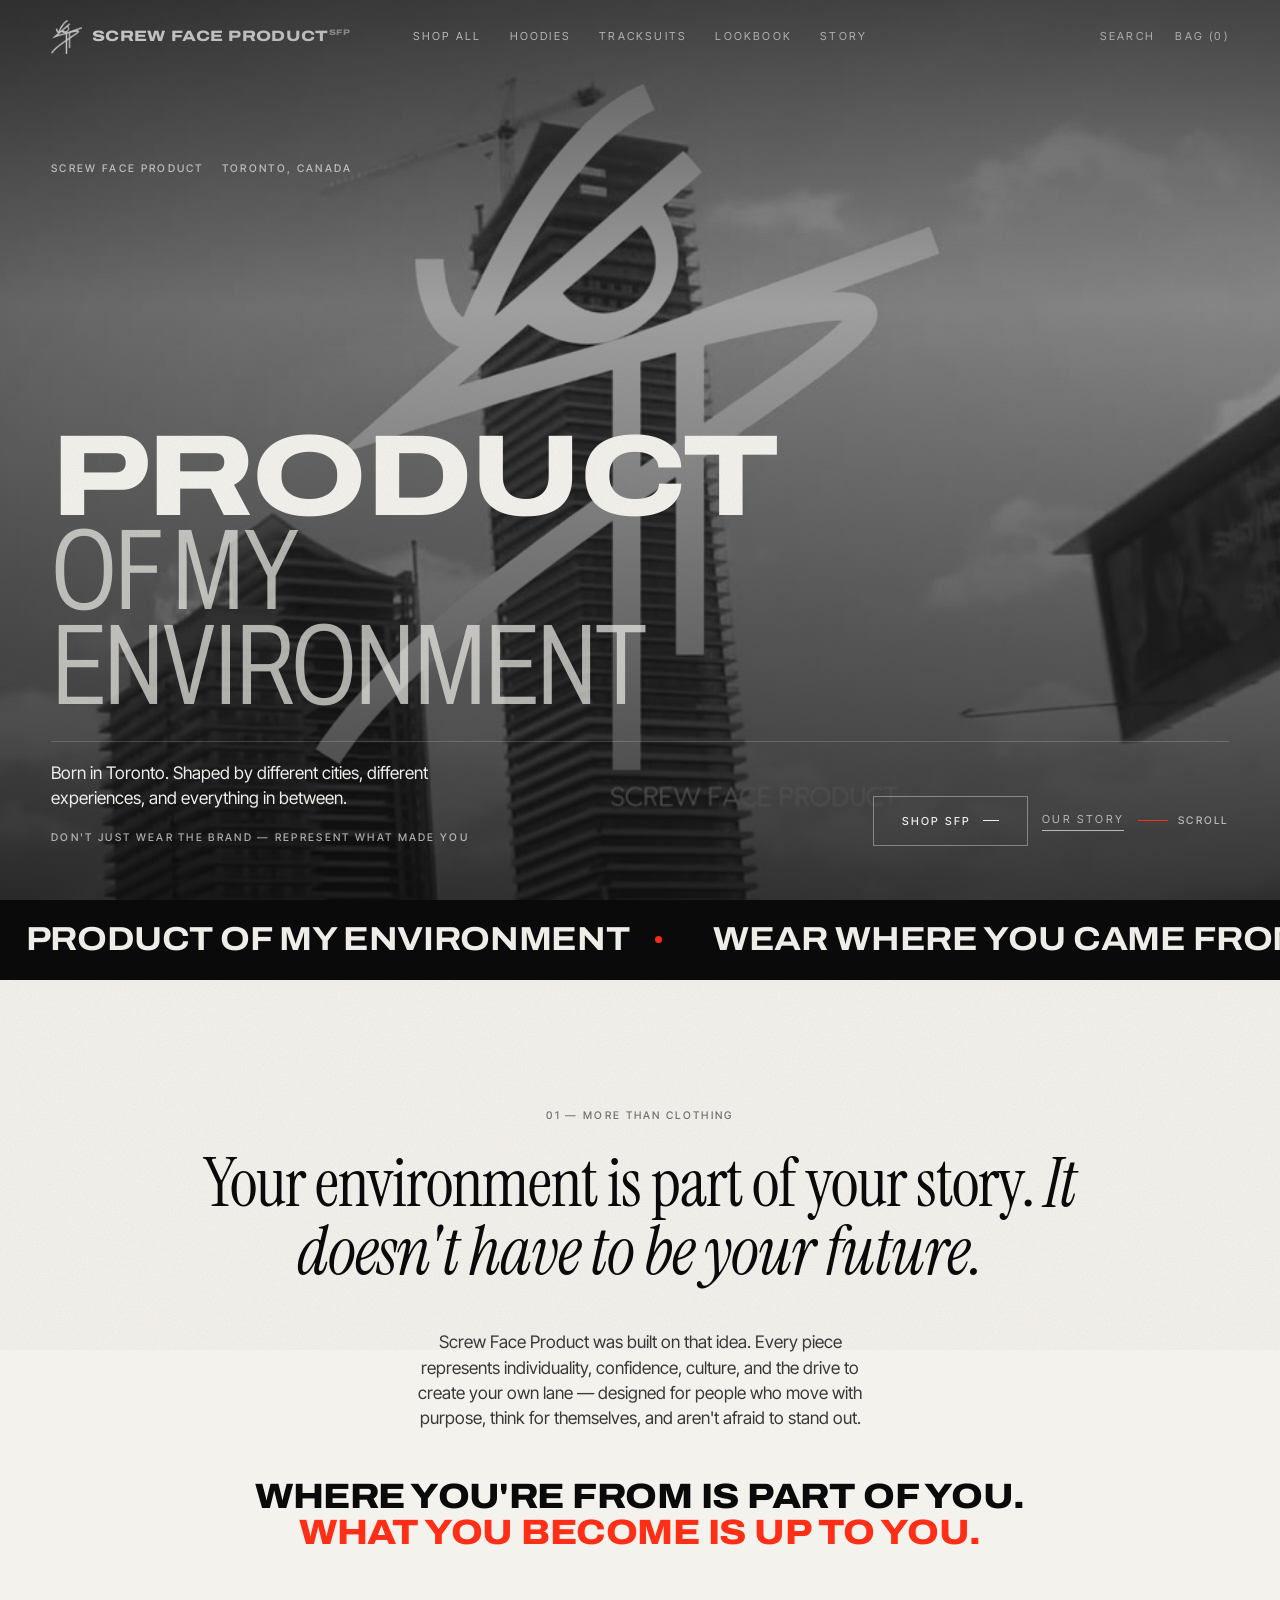
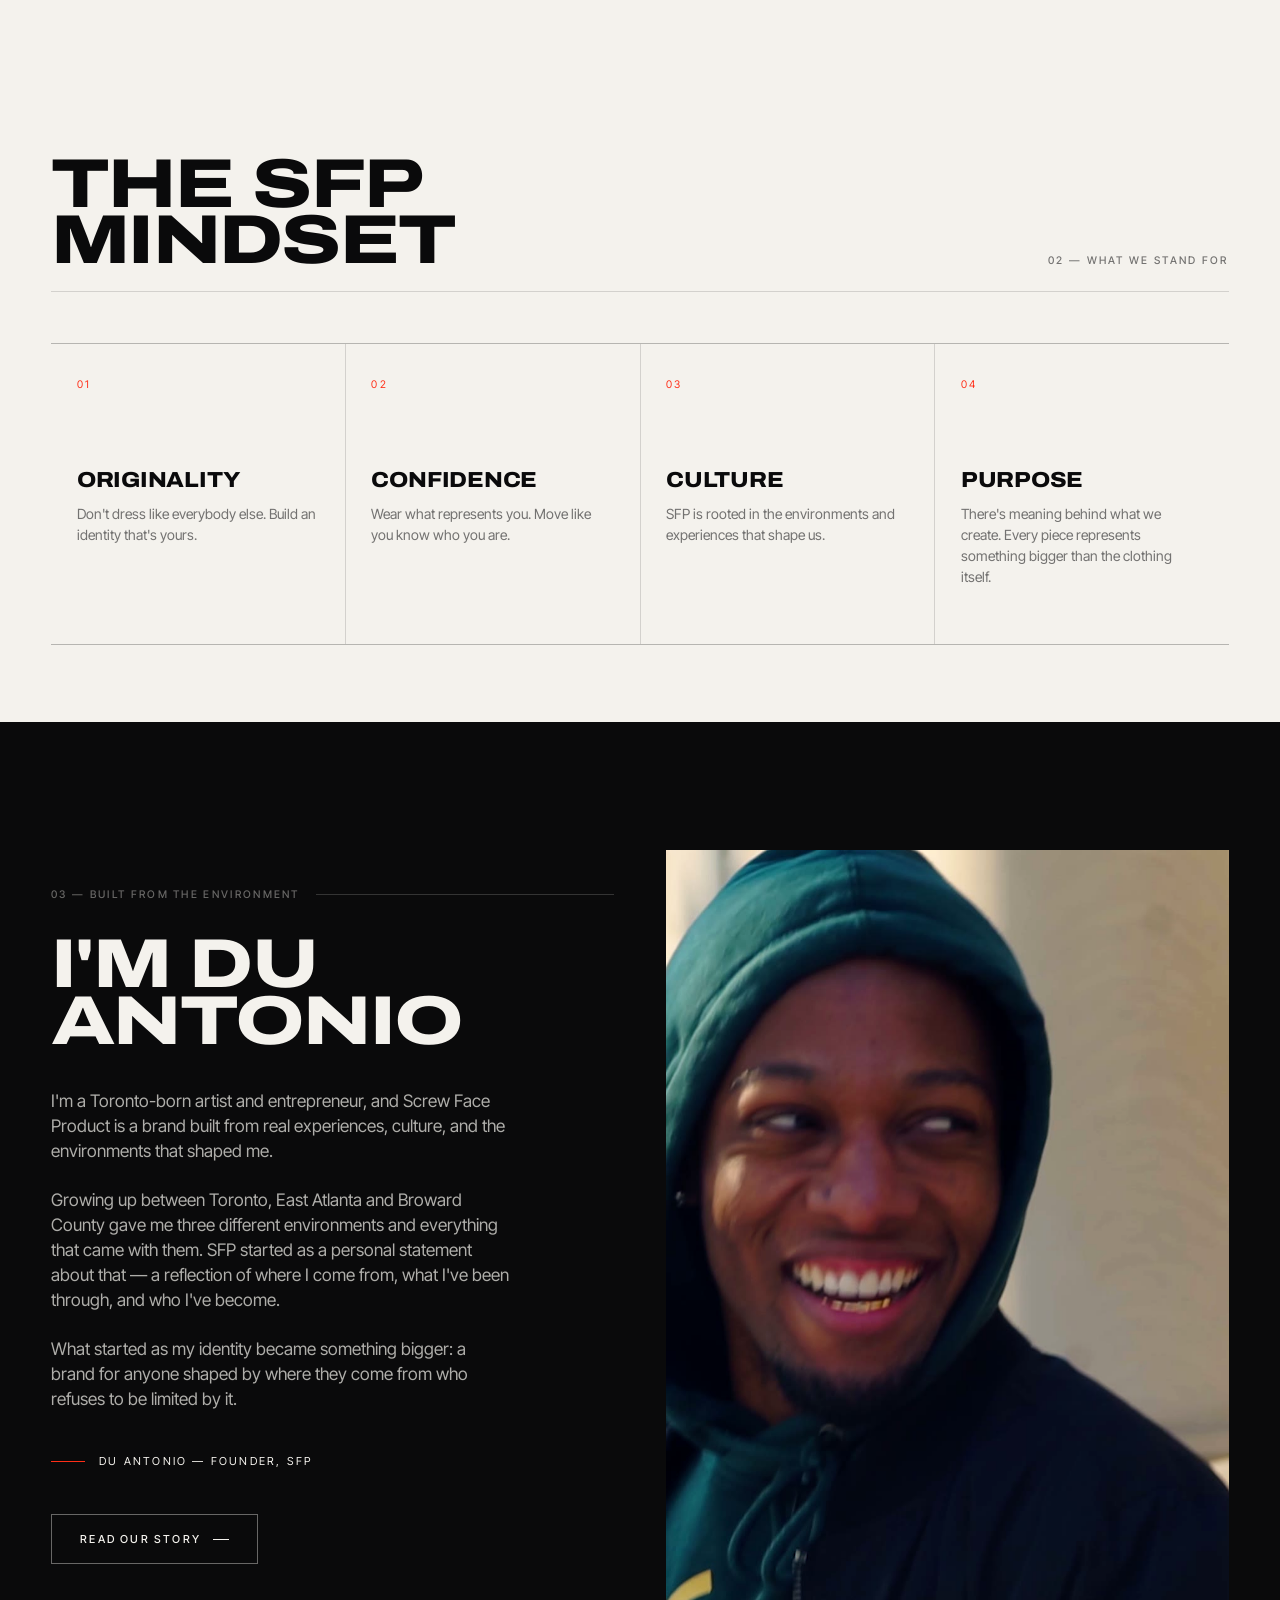
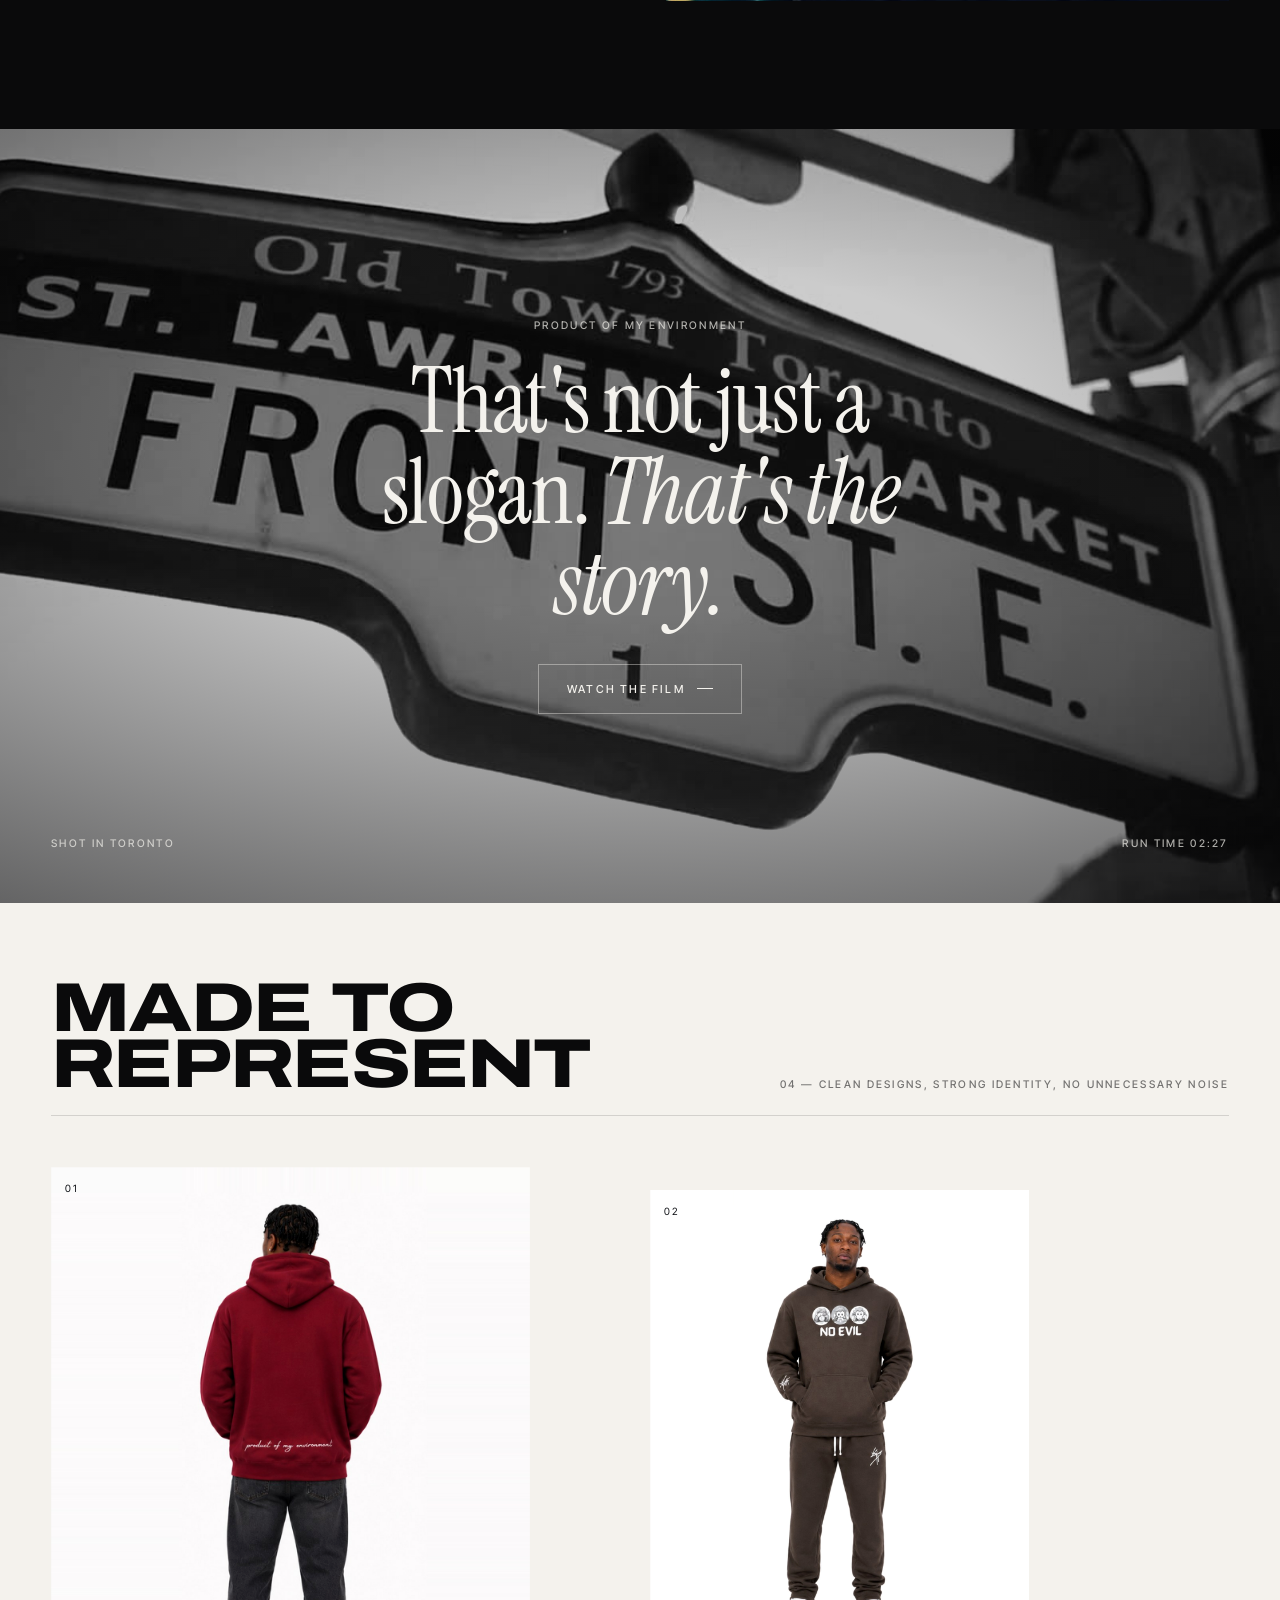
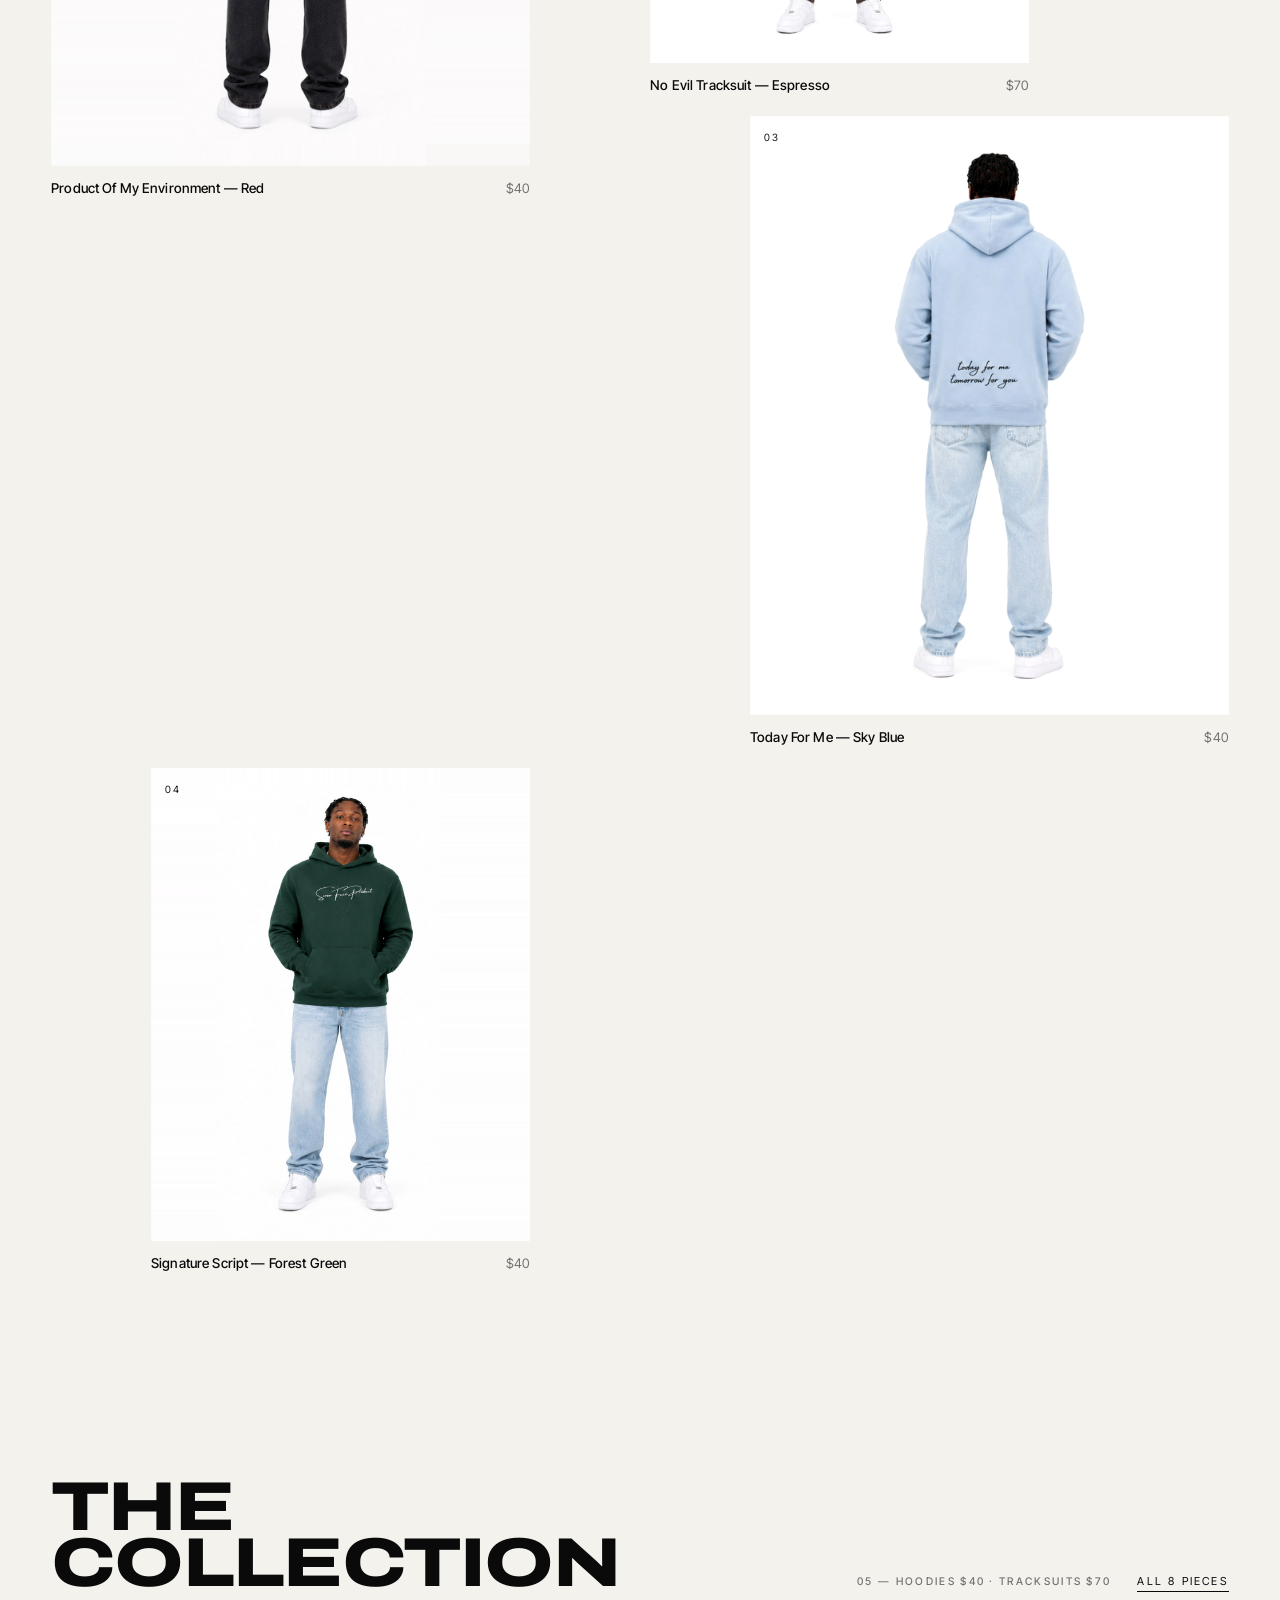
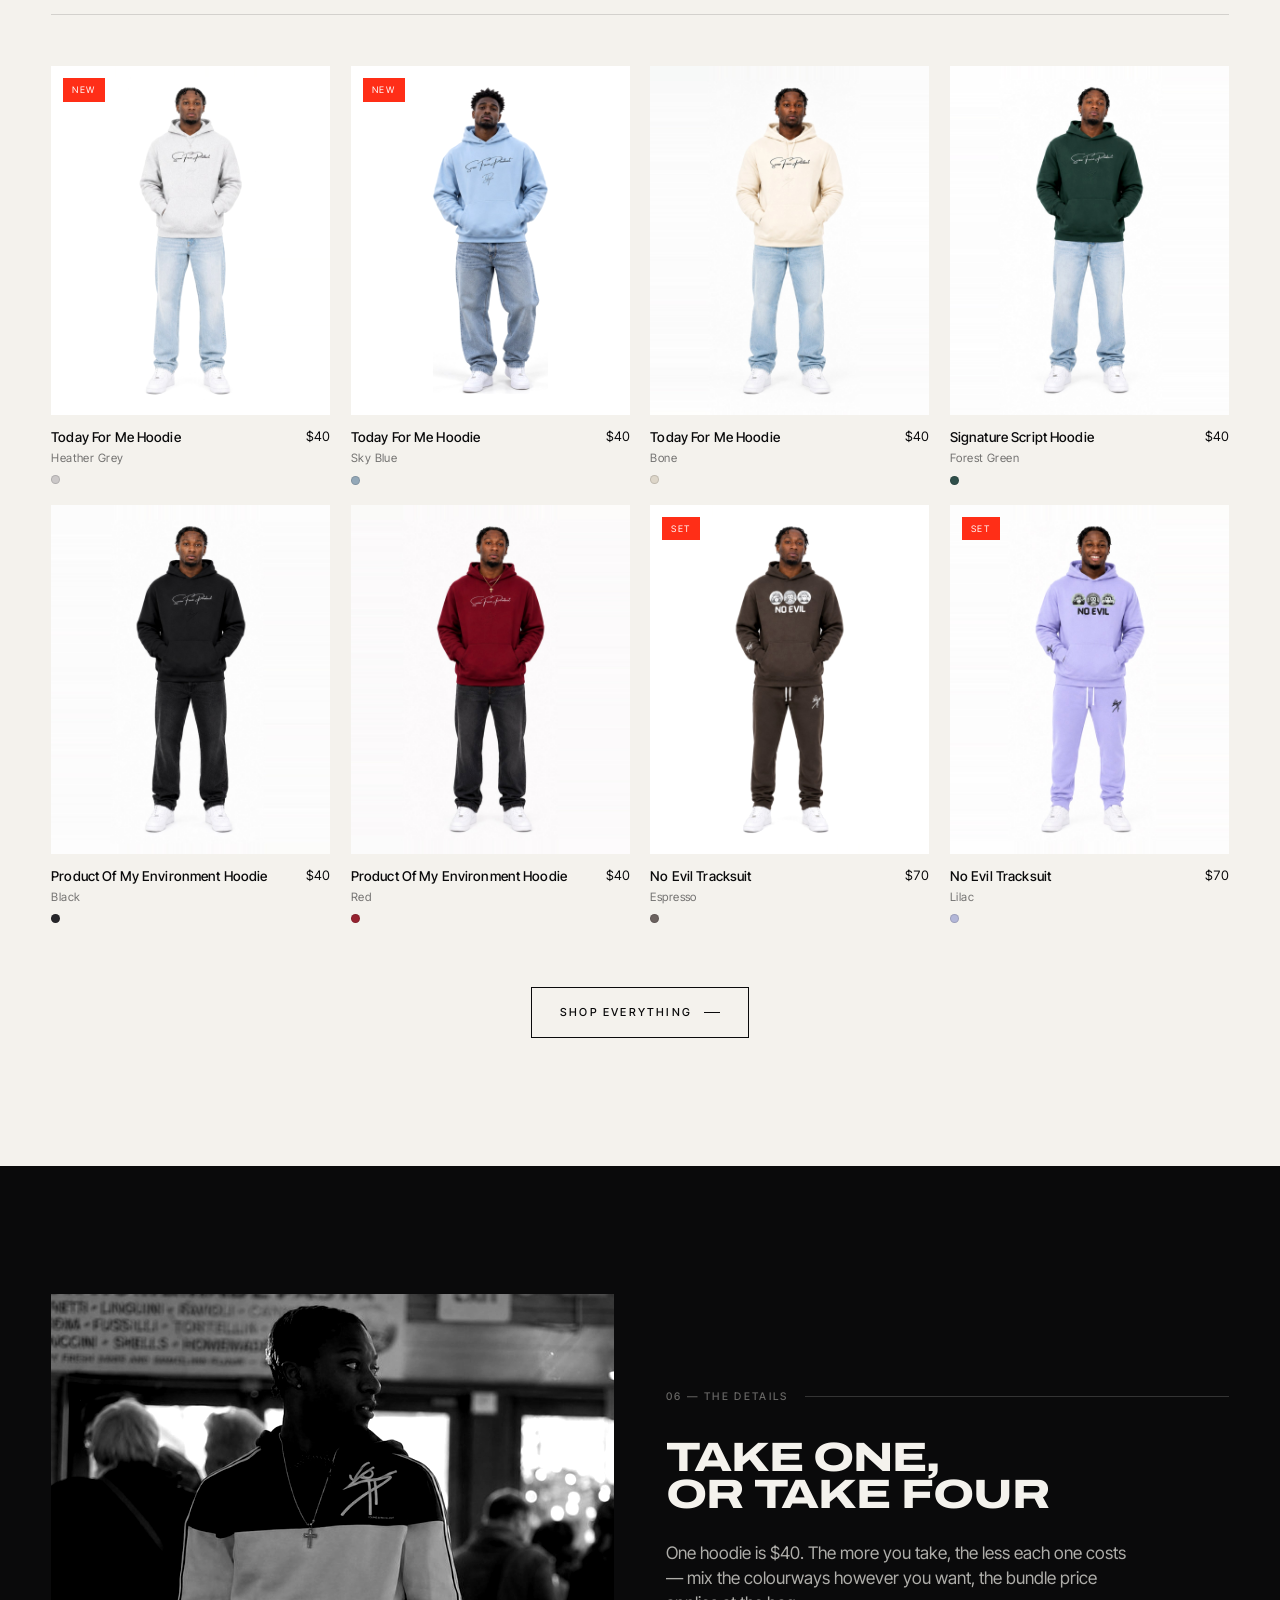
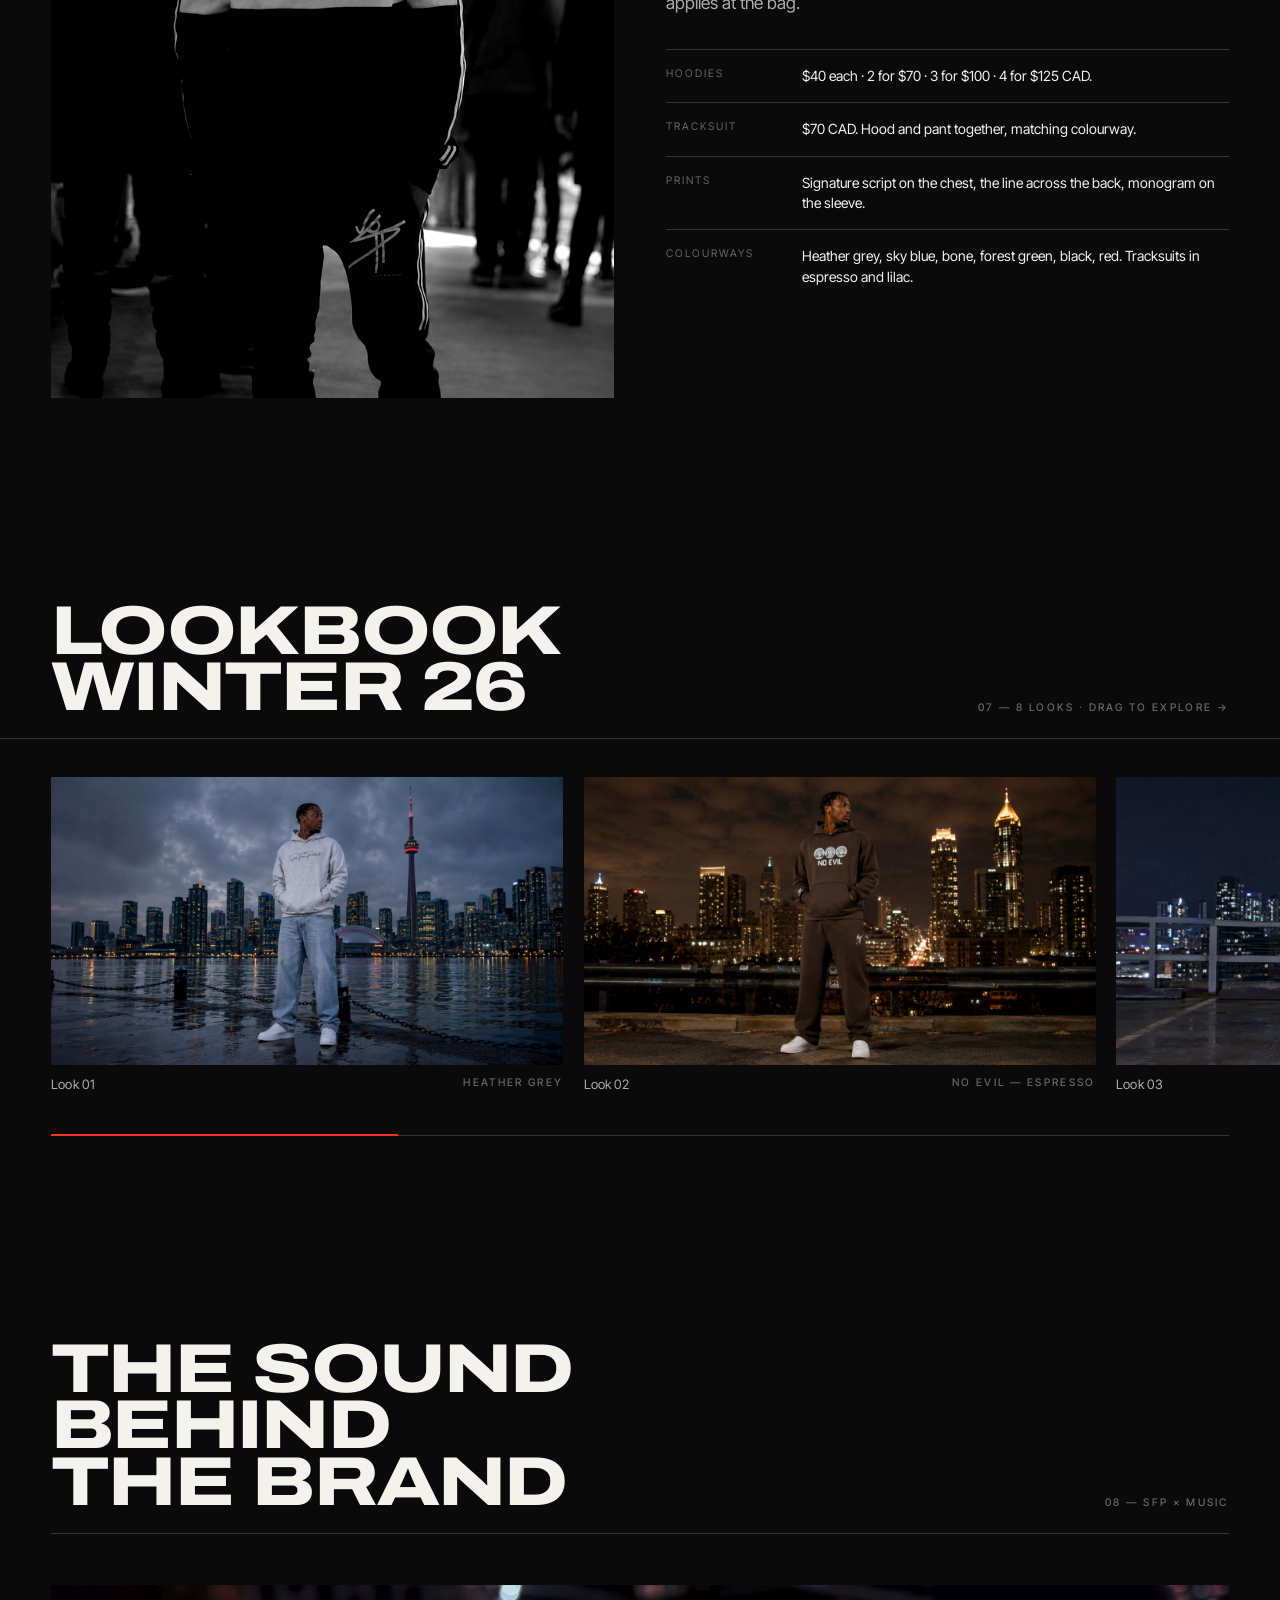
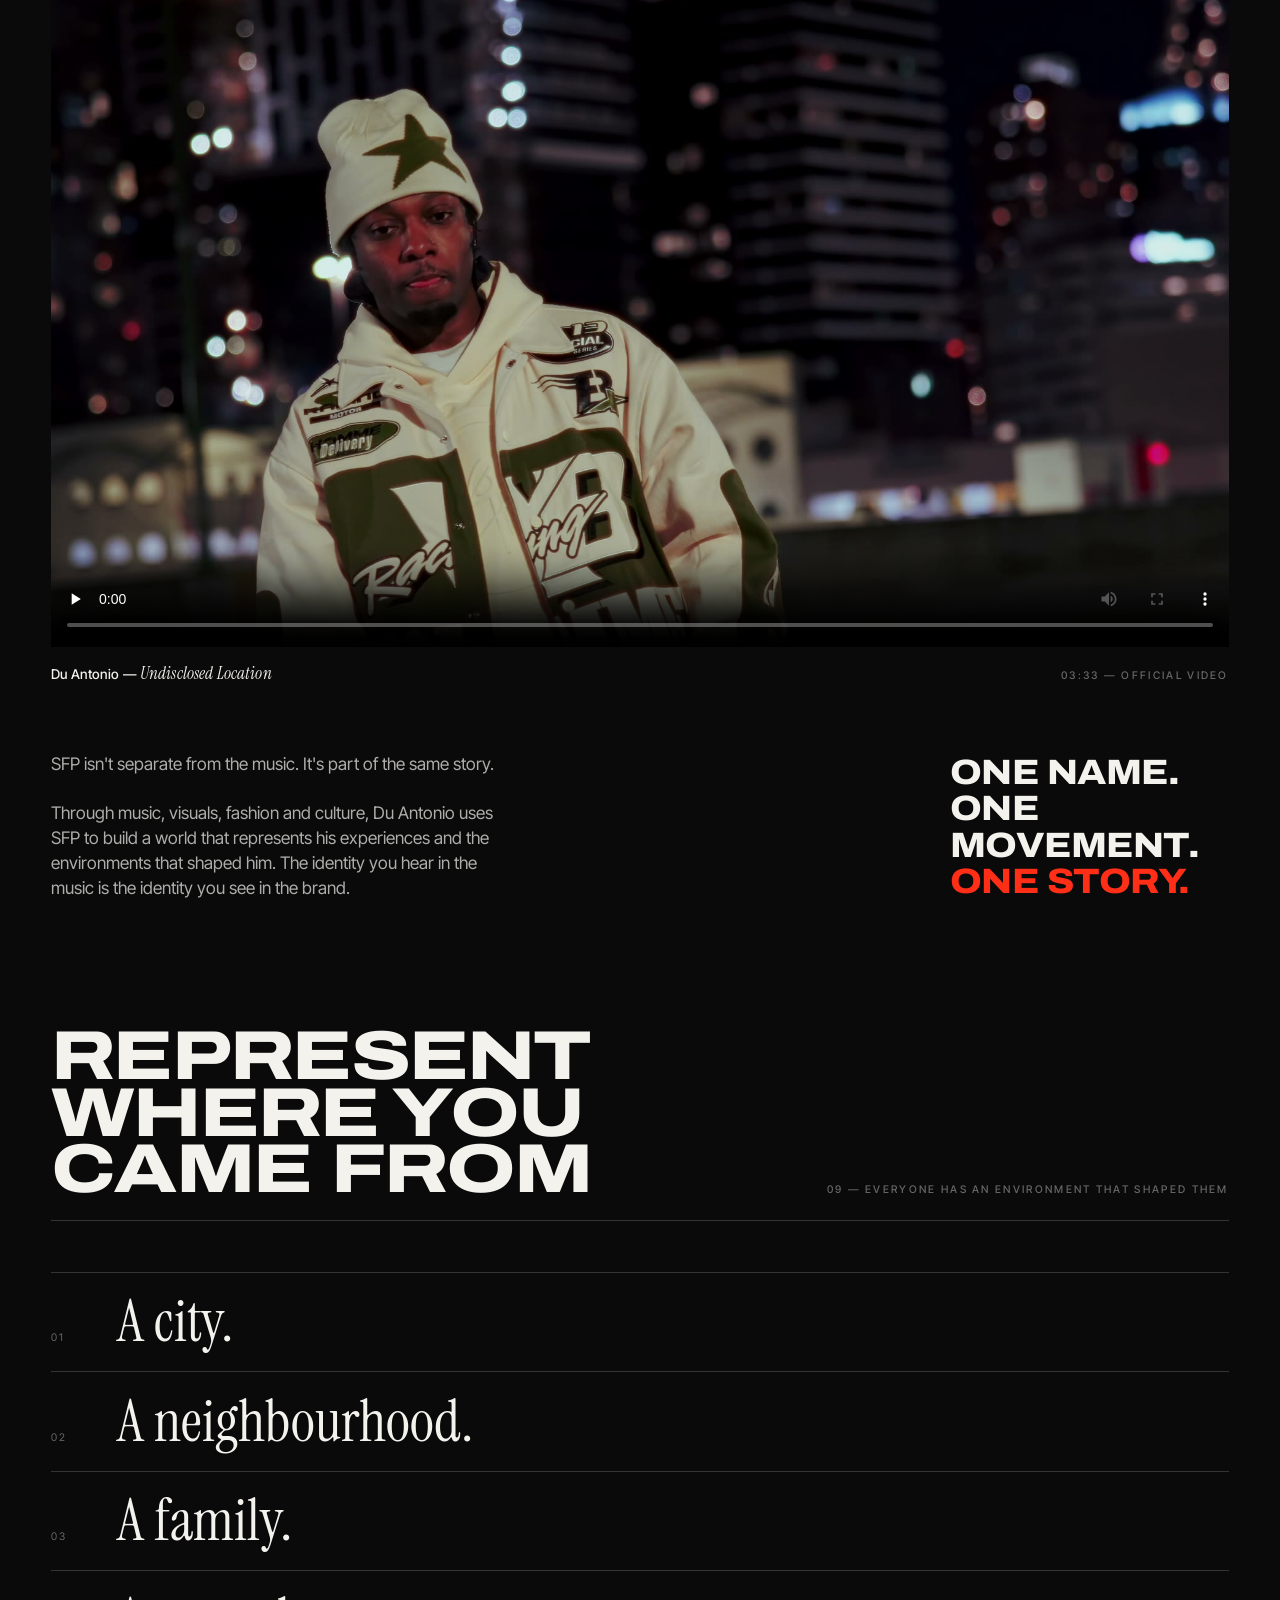
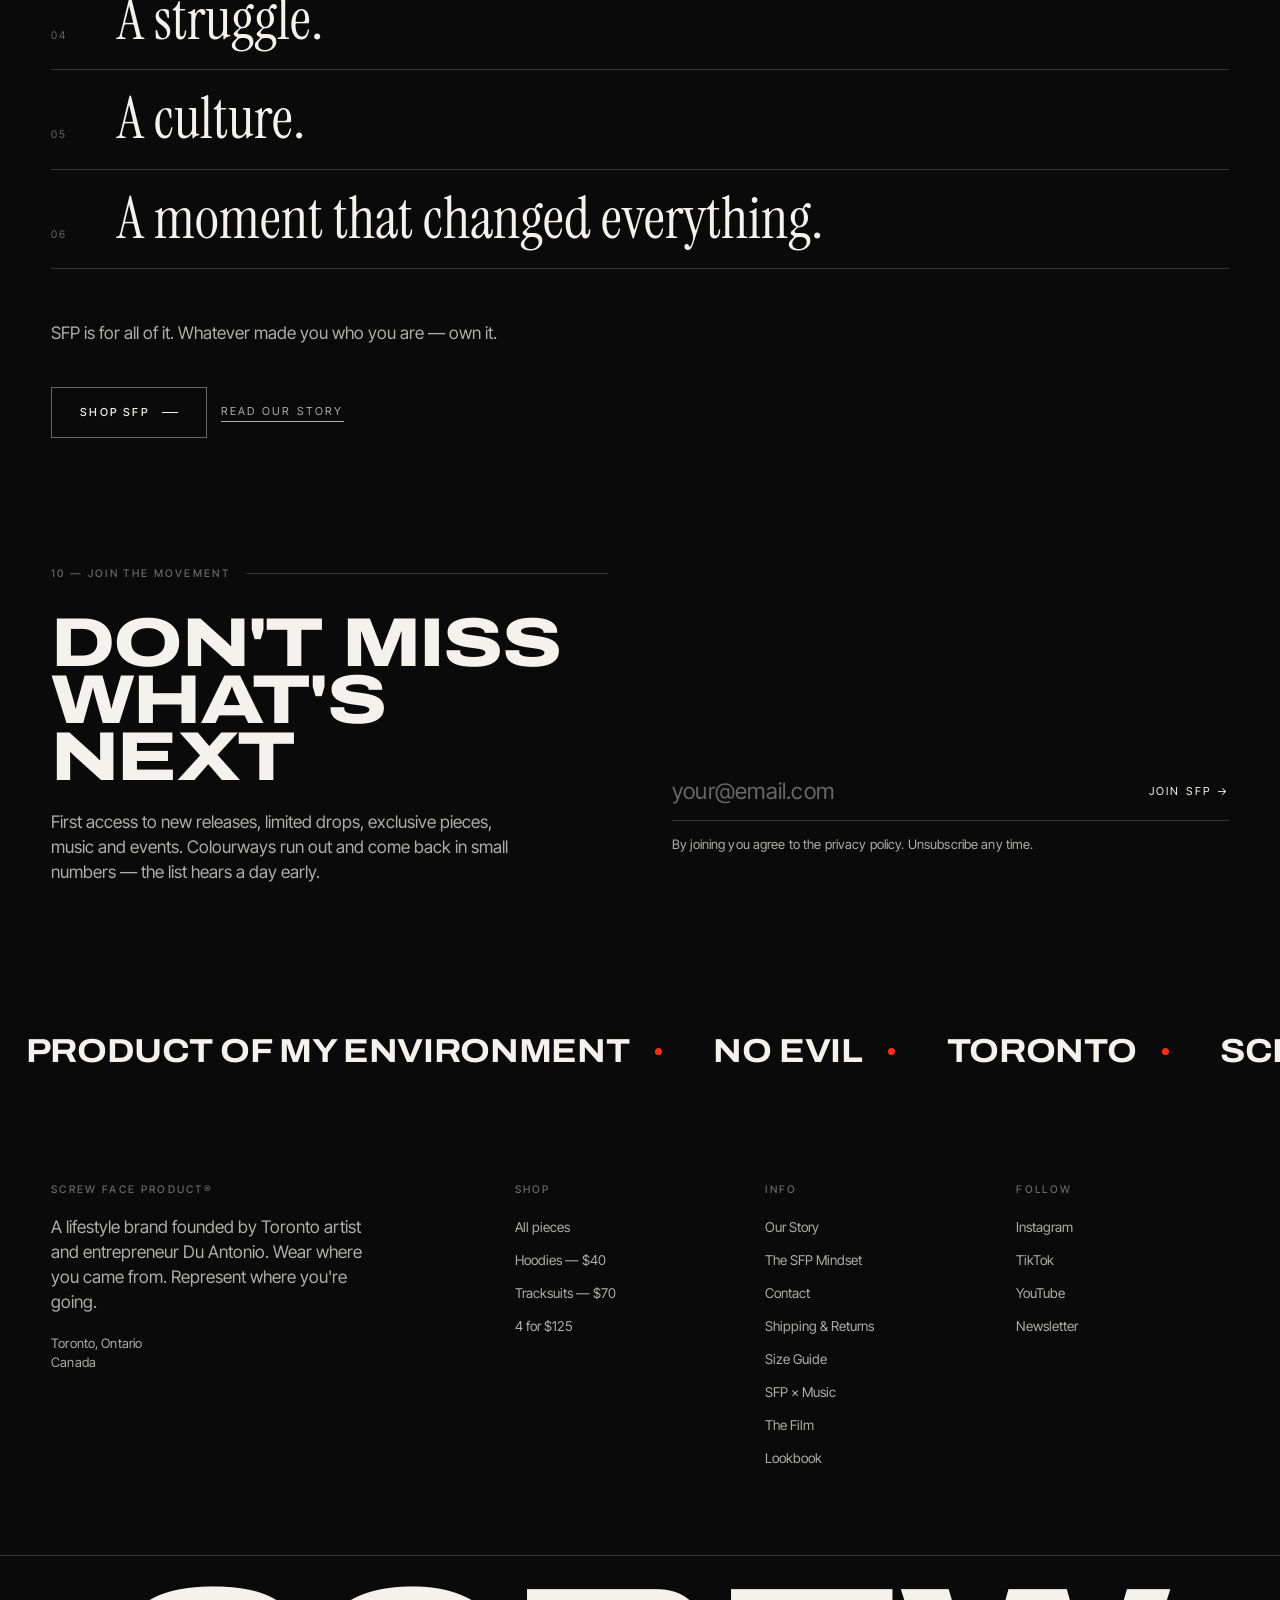
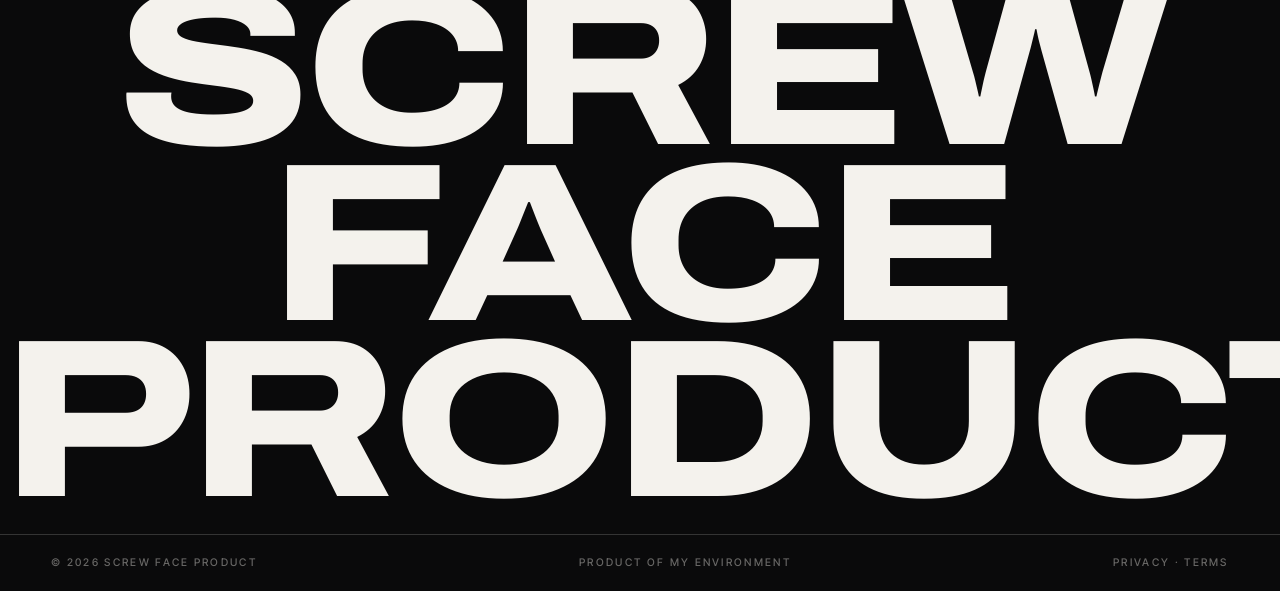
<file: index.html>
<!doctype html>
<html lang="en">
<head>
<meta charset="utf-8">
<meta name="viewport" content="width=device-width, initial-scale=1">
<title>Screw Face Product — Product of My Environment</title>
<meta name="description" content="Screw Face Product (SFP) — a lifestyle brand founded by Toronto artist Du Antonio. Born in Toronto, shaped by East Atlanta and Broward County. Wear where you came from.">
<link rel="preconnect" href="https://fonts.googleapis.com">
<link rel="preconnect" href="https://fonts.gstatic.com" crossorigin>
<link href="https://fonts.googleapis.com/css2?family=Archivo:wdth,wght@62..125,300..900&family=Inter+Tight:wght@300;400;500;600&family=Instrument+Serif:ital@0;1&display=swap" rel="stylesheet">
<link rel="stylesheet" href="assets/css/style.css?v=7">
<link rel="icon" href="data:image/svg+xml,%3Csvg xmlns='http://www.w3.org/2000/svg' viewBox='0 0 32 32'%3E%3Crect width='32' height='32' fill='%230a0a0b'/%3E%3Ctext x='16' y='23' font-family='Arial' font-size='19' font-weight='bold' fill='%23f4f2ed' text-anchor='middle'%3ES%3C/text%3E%3C/svg%3E">
</head>
<body>

<!-- PRELOADER -->
<div class="loader" aria-hidden="true">
  <div class="loader__inner">
    <span class="loader__word">Screw</span>
    <span class="loader__word">Face</span>
    <span class="loader__word">Product</span>
  </div>
  <div class="loader__bar">
    <span class="loader__pct num">000</span>
    <span class="loader__track"><i class="loader__fill"></i></span>
    <span class="loader__pct">Toronto</span>
  </div>
</div>

<div class="grain" aria-hidden="true"></div>
<div class="cursor" aria-hidden="true"><div class="cursor__dot"></div></div>
<div class="cursor__ring" aria-hidden="true"><span></span></div>

<!-- NAV -->
<header class="nav">
  <div class="nav__inner">
    <a class="brand" href="index.html" aria-label="Screw Face Product — home"><span class="brand__mark" aria-hidden="true"></span><span>Screw&nbsp;Face&nbsp;Product<sup>SFP</sup></span></a>
    <nav class="nav__links" aria-label="Primary" data-nav-primary></nav>
    <div class="nav__utils">
      <a href="shop.html" class="u-hide-sm">Search</a>
      <button data-cart-open>Bag <span class="cart-count">(0)</span></button>
      <button class="burger" data-menu-open aria-label="Menu"><i></i><i></i></button>
    </div>
  </div>
</header>

<!-- MENU -->
<div class="menu" id="site-menu" role="dialog" aria-label="Menu" aria-modal="true" hidden>
  <button class="menu__close" data-menu-close>Close</button>
  <ul class="menu__list" data-nav-drawer></ul>
  <div class="menu__foot">
    <ul class="menu__links" data-nav-drawer-foot></ul>
    <span class="label label--inv">Toronto, Canada</span>
  </div>
</div>

<main>

<!-- HERO -->
<section class="hero">
  <div class="hero__media">
    <video autoplay muted loop playsinline preload="auto"
      poster="assets/img/poster-hero.jpg"
      data-fallback="assets/img/poster-hero.jpg">
      <source src="assets/video/hero.mp4" type="video/mp4">
    </video>
  </div>
  <div class="hero__scrim"></div>
  <div class="hero__inner">
    <div class="hero__eyebrow">
      <span class="label label--inv">Screw Face Product</span>
      <span class="label label--inv">Toronto, Canada</span>
    </div>

    <h1 class="display h-xl hero__title">
      <span class="line"><span>Product</span></span>
      <span class="line"><span class="thin">of my</span></span>
      <span class="line"><span class="thin">Environment</span></span>
    </h1>

    <div class="hero__bottom">
      <div style="max-width:52ch">
        <p class="lead" style="color:var(--paper);margin-bottom:20px">Born in Toronto. Shaped by different cities, different experiences, and everything in between.</p>
        <p class="label label--inv">Don't just wear the brand — represent what made you</p>
      </div>
      <div class="btn-row">
        <a class="btn btn--inv" href="shop.html" data-cursor="Enter">Shop SFP <i></i></a>
        <a class="link-u label--inv" href="story.html" data-cursor="Read">Our story</a>
        <span class="scroll-cue label label--inv u-hide-sm"><i></i> Scroll</span>
      </div>
    </div>
  </div>
</section>

<!-- TICKER -->
<div class="marquee dark">
  <div class="marquee__track">
    <span>product of my environment</span><span>wear where you came from</span><span>represent where you're going</span><span>today for me tomorrow for you</span>
    <span>product of my environment</span><span>wear where you came from</span><span>represent where you're going</span><span>today for me tomorrow for you</span>
  </div>
</div>

<!-- MORE THAN CLOTHING -->
<section class="section wrap" id="manifesto">
  <div class="creed" data-reveal>
    <p class="label" style="margin-bottom:26px">01 — More than clothing</p>
    <p class="serif" style="font-size:clamp(1.9rem,5.2vw,4.4rem)">Your environment is part of your story. <em>It doesn't have to be your future.</em></p>
    <p class="lead" style="margin-top:clamp(26px,4vw,44px)">Screw Face Product was built on that idea. Every piece represents individuality, confidence, culture, and the drive to create your own lane — designed for people who move with purpose, think for themselves, and aren't afraid to stand out.</p>
    <p class="creed__line">Where you're from is part of you.<br><em>What you become is up to you.</em></p>
  </div>
</section>

<!-- THE SFP MINDSET -->
<section class="section--tight wrap">
  <div class="section-head">
    <h2 class="display h-l">The SFP<br>Mindset</h2>
    <p class="label">02 — What we stand for</p>
  </div>
  <div class="pillars">
    <div class="pillar" data-reveal>
      <span class="pillar__n">01</span>
      <h3>Originality</h3>
      <p>Don't dress like everybody else. Build an identity that's yours.</p>
    </div>
    <div class="pillar" data-reveal style="--d:.08s">
      <span class="pillar__n">02</span>
      <h3>Confidence</h3>
      <p>Wear what represents you. Move like you know who you are.</p>
    </div>
    <div class="pillar" data-reveal style="--d:.16s">
      <span class="pillar__n">03</span>
      <h3>Culture</h3>
      <p>SFP is rooted in the environments and experiences that shape us.</p>
    </div>
    <div class="pillar" data-reveal style="--d:.24s">
      <span class="pillar__n">04</span>
      <h3>Purpose</h3>
      <p>There's meaning behind what we create. Every piece represents something bigger than the clothing itself.</p>
    </div>
  </div>
</section>

<!-- THE FOUNDER -->
<section class="section dark" id="story">
  <div class="wrap split split--rev">
    <div class="split__media split__media--tall split__media--soft" data-reveal="zoom">
      <img src="assets/img/still-smile.jpg" alt="Du Antonio, founder of Screw Face Product, in a hooded sweatshirt" loading="lazy">
    </div>
    <div data-reveal>
      <p class="kicker"><span class="label label--inv">03 — Built from the environment</span></p>
      <h2 class="display h-l" style="margin-bottom:clamp(24px,3vw,38px)">I'm Du<br>Antonio</h2>
      <p class="lead" style="margin-bottom:24px">I'm a Toronto-born artist and entrepreneur, and Screw Face Product is a brand built from real experiences, culture, and the environments that shaped me.</p>
      <p class="lead" style="margin-bottom:24px">Growing up between Toronto, East Atlanta and Broward County gave me three different environments and everything that came with them. SFP started as a personal statement about that — a reflection of where I come from, what I've been through, and who I've become.</p>
      <p class="lead">What started as my identity became something bigger: a brand for anyone shaped by where they come from who refuses to be limited by it.</p>
      <div class="sig"><span>Du Antonio — Founder, SFP</span></div>
      <div class="btn-row" style="margin-top:clamp(28px,4vw,44px)">
        <a class="btn btn--inv" href="story.html" data-cursor="Read">Read our story <i></i></a>
      </div>
    </div>
  </div>
</section>

<!-- CAMPAIGN FILM -->
<section class="campaign" id="journal">
  <video autoplay muted loop playsinline preload="none"
    poster="assets/img/poster-campaign.jpg"
    data-fallback="assets/img/poster-campaign.jpg">
    <source src="assets/video/campaign.mp4" type="video/mp4">
  </video>
  <div class="campaign__inner">
    <div data-reveal>
      <p class="label label--inv" style="margin-bottom:22px">Product of my environment</p>
      <p class="serif">That's not just a slogan. <em>That's the story.</em></p>
      <a class="btn btn--inv" style="margin-top:34px" href="lookbook.html" data-cursor="Watch">Watch the film <i></i></a>
    </div>
  </div>
  <span class="label label--inv campaign__tag">Shot in Toronto</span>
  <span class="label label--inv campaign__tag2">Run time 02:27</span>
</section>

<!-- MADE TO REPRESENT -->
<section class="section--tight wrap">
  <div class="section-head">
    <h2 class="display h-l">Made to<br>Represent</h2>
    <p class="label">04 — Clean designs, strong identity, no unnecessary noise</p>
  </div>

  <div class="edit-grid">
    <a class="ed ed--a" href="product.html?id=sfp-red" data-reveal="mask" data-cursor="View">
      <div class="ed__media"><span class="ed__idx">01</span>
        <img src="assets/img/m-red-3.jpg" alt="Red hoodie worn, back print reading product of my environment" loading="lazy"></div>
      <div class="ed__cap"><span class="card__name">Product Of My Environment — Red</span><span class="small">$40</span></div>
    </a>
    <a class="ed ed--b" href="product.html?id=sfp-espresso" data-reveal="mask" style="--d:.1s" data-cursor="View">
      <div class="ed__media"><span class="ed__idx">02</span>
        <img src="assets/img/m-espresso-1.jpg" alt="No Evil tracksuit worn in espresso" loading="lazy"></div>
      <div class="ed__cap"><span class="card__name">No Evil Tracksuit — Espresso</span><span class="small">$70</span></div>
    </a>
    <a class="ed ed--c" href="product.html?id=sfp-blue" data-reveal="mask" style="--d:.06s" data-cursor="View">
      <div class="ed__media"><span class="ed__idx">03</span>
        <img src="assets/img/m-blue-1.jpg" alt="Sky blue hoodie worn, back print reading today for me tomorrow for you" loading="lazy"></div>
      <div class="ed__cap"><span class="card__name">Today For Me — Sky Blue</span><span class="small">$40</span></div>
    </a>
    <a class="ed ed--d" href="product.html?id=sfp-green" data-reveal="mask" style="--d:.14s" data-cursor="View">
      <div class="ed__media"><span class="ed__idx">04</span>
        <img src="assets/img/m-green-1.jpg" alt="Forest green hoodie worn, signature script on the chest" loading="lazy"></div>
      <div class="ed__cap"><span class="card__name">Signature Script — Forest Green</span><span class="small">$40</span></div>
    </a>
  </div>
</section>

<!-- THE COLLECTION -->
<section class="section wrap">
  <div class="section-head">
    <h2 class="display h-l">The<br>Collection</h2>
    <div style="display:flex;gap:26px;align-items:baseline">
      <p class="label">05 — Hoodies $40 · Tracksuits $70</p>
      <a class="link-u" href="shop.html">All 8 pieces</a>
    </div>
  </div>
  <div class="products" data-grid data-limit="8"></div>
  <div style="display:flex;justify-content:center;margin-top:clamp(34px,5vw,64px)">
    <a class="btn" href="shop.html">Shop everything <i></i></a>
  </div>
</section>

<!-- DETAILS -->
<section class="section dark">
  <div class="wrap split">
    <div class="split__media" data-reveal="zoom">
      <video autoplay muted loop playsinline preload="none"
        poster="assets/img/poster-fit.jpg"
        data-fallback="assets/img/poster-fit.jpg">
        <source src="assets/video/fit.mp4" type="video/mp4">
      </video>
    </div>
    <div data-reveal>
      <p class="kicker"><span class="label label--inv">06 — The details</span></p>
      <h2 class="display h-m" style="margin-bottom:26px">Take one,<br>or take four</h2>
      <p class="lead" style="margin-bottom:34px">One hoodie is $40. The more you take, the less each one costs — mix the colourways however you want, the bundle price applies at the bag.</p>
      <dl>
        <div class="spec"><dt>Hoodies</dt><dd>$40 each · 2 for $70 · 3 for $100 · 4 for $125 CAD.</dd></div>
        <div class="spec"><dt>Tracksuit</dt><dd>$70 CAD. Hood and pant together, matching colourway.</dd></div>
        <div class="spec"><dt>Prints</dt><dd>Signature script on the chest, the line across the back, monogram on the sleeve.</dd></div>
        <div class="spec"><dt>Colourways</dt><dd>Heather grey, sky blue, bone, forest green, black, red. Tracksuits in espresso and lilac.</dd></div>
      </dl>
    </div>
  </div>
</section>

<!-- LOOKBOOK SCROLLER -->
<section class="section--tight dark" style="padding-bottom:clamp(44px,6vw,90px)">
  <div class="wrap section-head" style="margin-bottom:clamp(22px,3vw,40px)">
    <h2 class="display h-l">Lookbook<br>Winter 26</h2>
    <p class="label label--inv">07 — 8 looks · drag to explore →</p>
  </div>
  <div class="hscroll">
    <div class="hscroll__track">
      <figure class="hslide hslide--wide" data-cursor="Look 01"><div class="hslide__media"><img src="assets/img/w26-grey.jpg" alt="Heather grey hoodie with the signature script, shot on the Toronto waterfront under the CN Tower" loading="lazy"></div><figcaption class="hslide__cap"><span class="small">Look 01</span><span class="label label--inv">Heather Grey</span></figcaption></figure>
      <figure class="hslide hslide--wide" data-cursor="Look 02"><div class="hslide__media"><img src="assets/img/w26-espresso.jpg" alt="No Evil tracksuit in espresso, worn against the Atlanta skyline at night" loading="lazy"></div><figcaption class="hslide__cap"><span class="small">Look 02</span><span class="label label--inv">No Evil — Espresso</span></figcaption></figure>
      <figure class="hslide hslide--wide" data-cursor="Look 03"><div class="hslide__media"><img src="assets/img/w26-black.jpg" alt="Black hoodie on a rooftop at night, downtown Toronto behind" loading="lazy"></div><figcaption class="hslide__cap"><span class="small">Look 03</span><span class="label label--inv">Black</span></figcaption></figure>
      <figure class="hslide hslide--wide" data-cursor="Look 04"><div class="hslide__media"><img src="assets/img/w26-green.jpg" alt="Forest green hoodie from the back on a wet brick backstreet at dusk" loading="lazy"></div><figcaption class="hslide__cap"><span class="small">Look 04</span><span class="label label--inv">Forest Green</span></figcaption></figure>
      <figure class="hslide hslide--wide" data-cursor="Look 05"><div class="hslide__media"><img src="assets/img/w26-bone.jpg" alt="Bone hoodie on Ocean Drive in Miami, the street still wet after rain" loading="lazy"></div><figcaption class="hslide__cap"><span class="small">Look 05</span><span class="label label--inv">Bone</span></figcaption></figure>
      <figure class="hslide hslide--wide" data-cursor="Look 06"><div class="hslide__media"><img src="assets/img/w26-blue.jpg" alt="Sky blue hoodie from the back on the Miami waterfront, today for me tomorrow for you across the shoulders" loading="lazy"></div><figcaption class="hslide__cap"><span class="small">Look 06</span><span class="label label--inv">Sky Blue</span></figcaption></figure>
      <figure class="hslide hslide--wide" data-cursor="Look 07"><div class="hslide__media"><img src="assets/img/red-3.jpg" alt="Back print reading product of my environment" loading="lazy"></div><figcaption class="hslide__cap"><span class="small">Look 07</span><span class="label label--inv">product of my environment</span></figcaption></figure>
      <figure class="hslide hslide--wide" data-cursor="Look 08"><div class="hslide__media"><img src="assets/img/blue-3.jpg" alt="Back print reading today for me tomorrow for you" loading="lazy"></div><figcaption class="hslide__cap"><span class="small">Look 08</span><span class="label label--inv">today for me tomorrow for you</span></figcaption></figure>
    </div>
    <div class="hscroll__bar"><span class="hscroll__thumb"></span></div>
  </div>
</section>

<!-- SFP x MUSIC -->
<section class="section dark" id="music">
  <div class="wrap">
    <div class="section-head">
      <h2 class="display h-l">The sound<br>behind<br>the brand</h2>
      <p class="label label--inv">08 — SFP × Music</p>
    </div>

    <figure class="player" data-reveal>
      <div class="player__box">
        <video controls playsinline preload="none" poster="assets/img/poster-music.jpg">
          <!-- phones and tablets take the 46MB cut; desktop gets full 1080p -->
          <source src="assets/video/music.mp4" type="video/mp4" media="(min-width:1000px)">
          <source src="assets/video/music-720.mp4" type="video/mp4">
          Your browser can't play this video.
        </video>
      </div>
      <figcaption class="player__cap">
        <span class="title">Du Antonio — <em>Undisclosed Location</em></span>
        <span class="label label--inv num">03:33 — official video</span>
      </figcaption>
    </figure>

    <div class="grid12" style="margin-top:clamp(36px,5vw,72px)">
      <div class="intro__text" data-reveal>
        <p class="lead" style="margin-bottom:24px">SFP isn't separate from the music. It's part of the same story.</p>
        <p class="lead">Through music, visuals, fashion and culture, Du Antonio uses SFP to build a world that represents his experiences and the environments that shaped him. The identity you hear in the music is the identity you see in the brand.</p>
      </div>
      <div class="intro__side" data-reveal style="--d:.12s">
        <p class="creed__line" style="text-align:left;margin-top:0">One name.<br>One movement.<br><em>One story.</em></p>
      </div>
    </div>
  </div>
</section>

<!-- REPRESENT WHERE YOU CAME FROM -->
<section class="section dark" style="padding-top:0">
  <div class="wrap">
    <div class="section-head">
      <h2 class="display h-l">Represent<br>where you<br>came from</h2>
      <p class="label label--inv">09 — Everyone has an environment that shaped them</p>
    </div>
    <ul class="origins" data-reveal>
      <li><i>01</i>A city.</li>
      <li><i>02</i>A neighbourhood.</li>
      <li><i>03</i>A family.</li>
      <li><i>04</i>A struggle.</li>
      <li><i>05</i>A culture.</li>
      <li><i>06</i>A moment that changed everything.</li>
    </ul>
    <p class="lead" style="margin-top:clamp(30px,4vw,52px)">SFP is for all of it. Whatever made you who you are — own it.</p>
    <div class="btn-row" style="margin-top:clamp(26px,3.5vw,42px)">
      <a class="btn btn--inv" href="shop.html">Shop SFP <i></i></a>
      <a class="link-u label--inv" href="story.html">Read our story</a>
    </div>
  </div>
</section>

<!-- JOIN -->
<section class="section dark" id="join" style="padding-top:0">
  <div class="wrap join">
    <div data-reveal>
      <p class="kicker"><span class="label label--inv">10 — Join the movement</span></p>
      <h2 class="display h-l">Don't miss<br>what's next</h2>
      <p class="lead" style="margin-top:24px">First access to new releases, limited drops, exclusive pieces, music and events. Colourways run out and come back in small numbers — the list hears a day early.</p>
    </div>
    <form data-join data-reveal style="--d:.1s">
      <div class="field">
        <input type="email" required placeholder="your@email.com" aria-label="Email address">
        <button type="submit">Join SFP →</button>
      </div>
      <p class="small form-note">By joining you agree to the privacy policy. Unsubscribe any time.</p>
      <p class="form-ok">Thank you — you're on the list.</p>
    </form>
  </div>
</section>

<div class="marquee marquee--slow marquee--rev dark">
  <div class="marquee__track">
    <span>Product of my environment</span><span>no evil</span><span>Toronto</span><span>Screw Face Product</span>
    <span>Product of my environment</span><span>no evil</span><span>Toronto</span><span>Screw Face Product</span>
  </div>
</div>

</main>

<!-- FOOTER -->
<footer class="footer dark">
  <div class="wrap footer__cols">
    <div>
      <h4>Screw Face Product®</h4>
      <p class="lead" style="max-width:34ch">A lifestyle brand founded by Toronto artist and entrepreneur Du Antonio. Wear where you came from. Represent where you're going.</p>
      <p class="small" style="margin-top:20px">Toronto, Ontario<br>Canada</p>
    </div>
    <div>
      <h4>Shop</h4>
      <ul>
        <li><a href="shop.html">All pieces</a></li>
        <li><a href="shop.html">Hoodies — $40</a></li>
        <li><a href="shop.html">Tracksuits — $70</a></li>
        <li><a href="shop.html">4 for $125</a></li>
      </ul>
    </div>
    <div>
      <h4>Info</h4>
      <ul data-foot-info></ul>
    </div>
    <div>
      <h4>Follow</h4>
      <ul data-foot-follow></ul>
    </div>
  </div>
  <span class="footer__word">Screw Face Product</span>
  <div class="wrap footer__base">
    <span class="label label--inv">© <span data-year>2026</span> Screw Face Product</span>
    <span class="label label--inv">Product of my environment</span>
    <span class="label label--inv">Privacy · Terms</span>
  </div>
</footer>

<!-- CART -->
<div class="scrim"></div>
<aside class="drawer" aria-label="Shopping bag">
  <div class="drawer__head">
    <span class="label">Your bag <span class="cart-count">(0)</span></span>
    <button class="label" data-cart-close>Close</button>
  </div>
  <div class="drawer__body"></div>
  <div class="drawer__foot">
    <p class="label" style="margin-bottom:12px" data-bundle-nudge></p>
    <div class="drawer__row"><span>Hoodies &amp; sets</span><span data-cart-gross>$0</span></div>
    <div class="drawer__row drawer__row--save" data-saved-row hidden><span>Bundle discount</span><span data-cart-saved>− $0</span></div>
    <div class="drawer__row drawer__row--total"><span>Total</span><strong data-cart-total>$0 CAD</strong></div>
    <div class="drawer__row"><span class="small">Shipping</span><span class="small">Calculated at checkout</span></div>
    <a class="btn btn--fill btn--block" style="margin-top:16px" href="#">Checkout <i></i></a>
  </div>
</aside>
<div class="toast"></div>

<script src="assets/js/data.js?v=3"></script>
<script src="assets/js/nav.config.js?v=2"></script>
<script src="assets/js/nav.js?v=1"></script>
<script src="assets/js/main.js?v=3"></script>
</body>
</html>
</file>
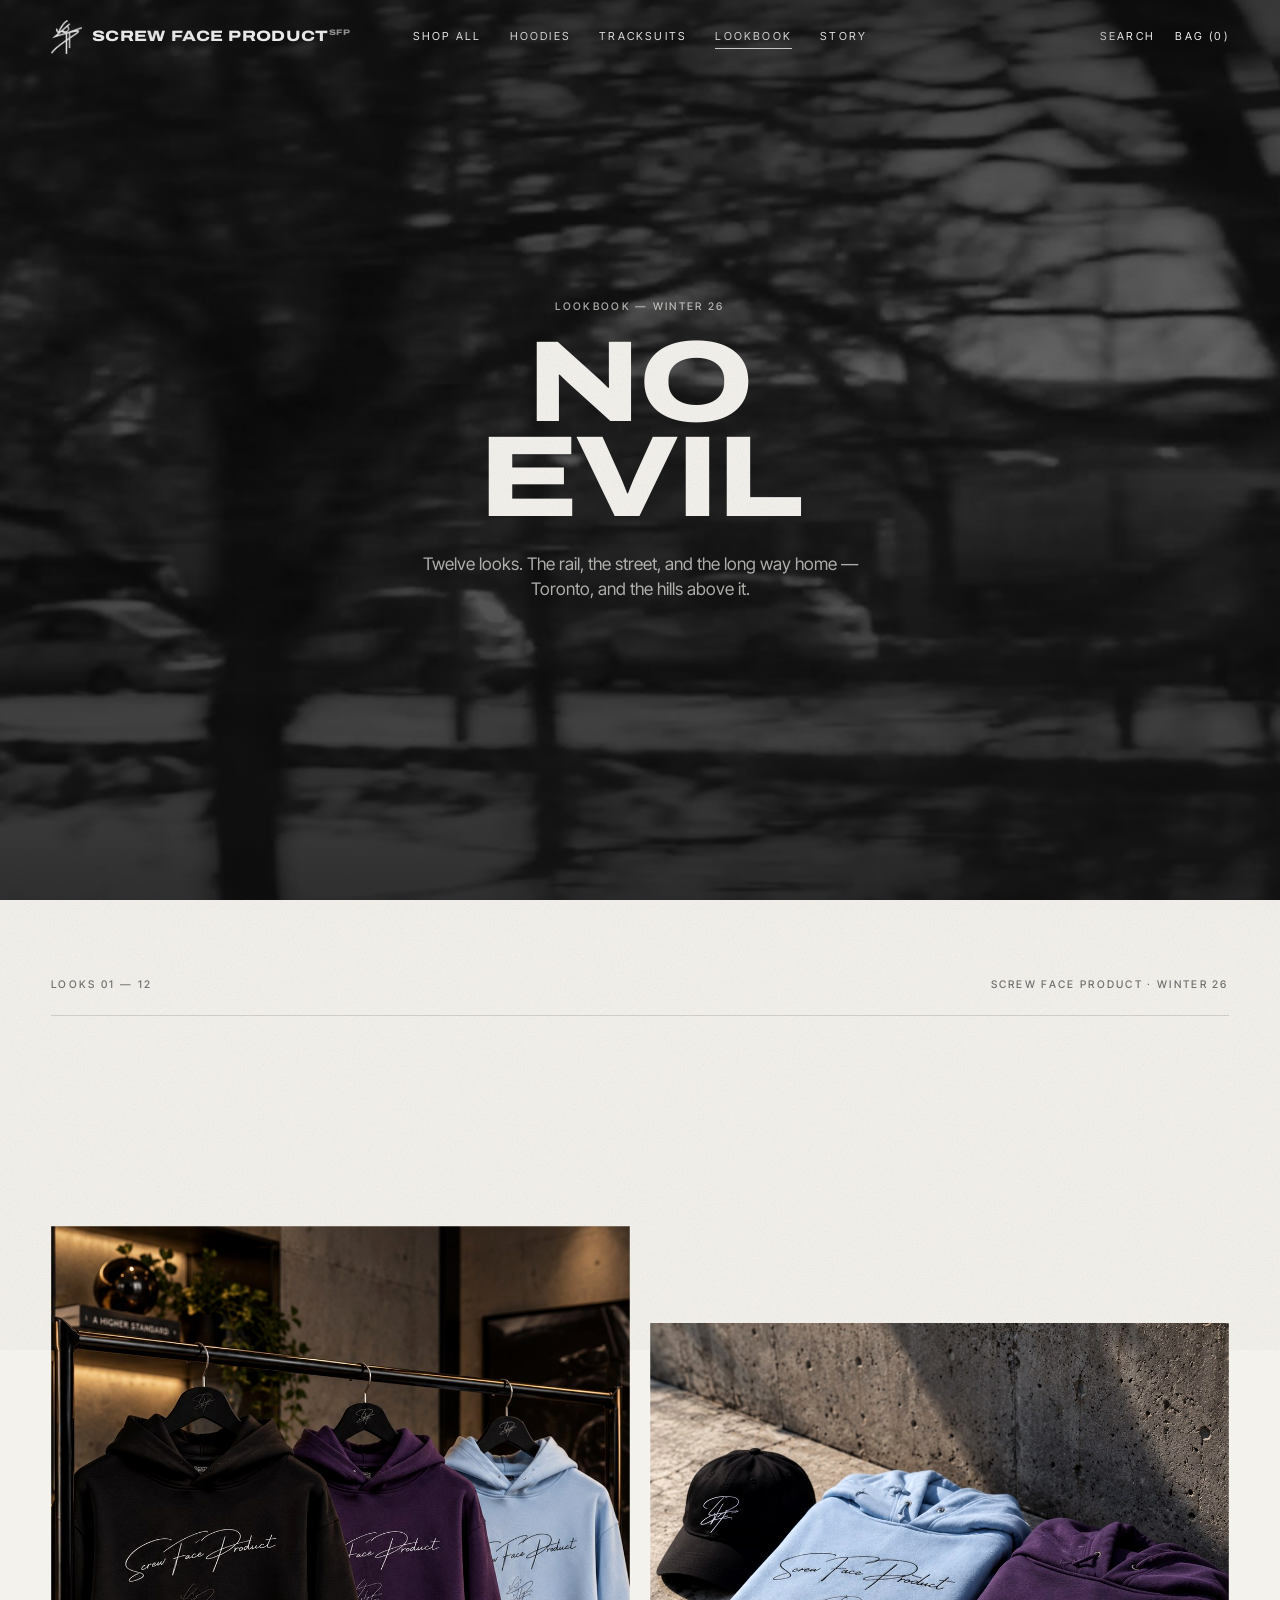
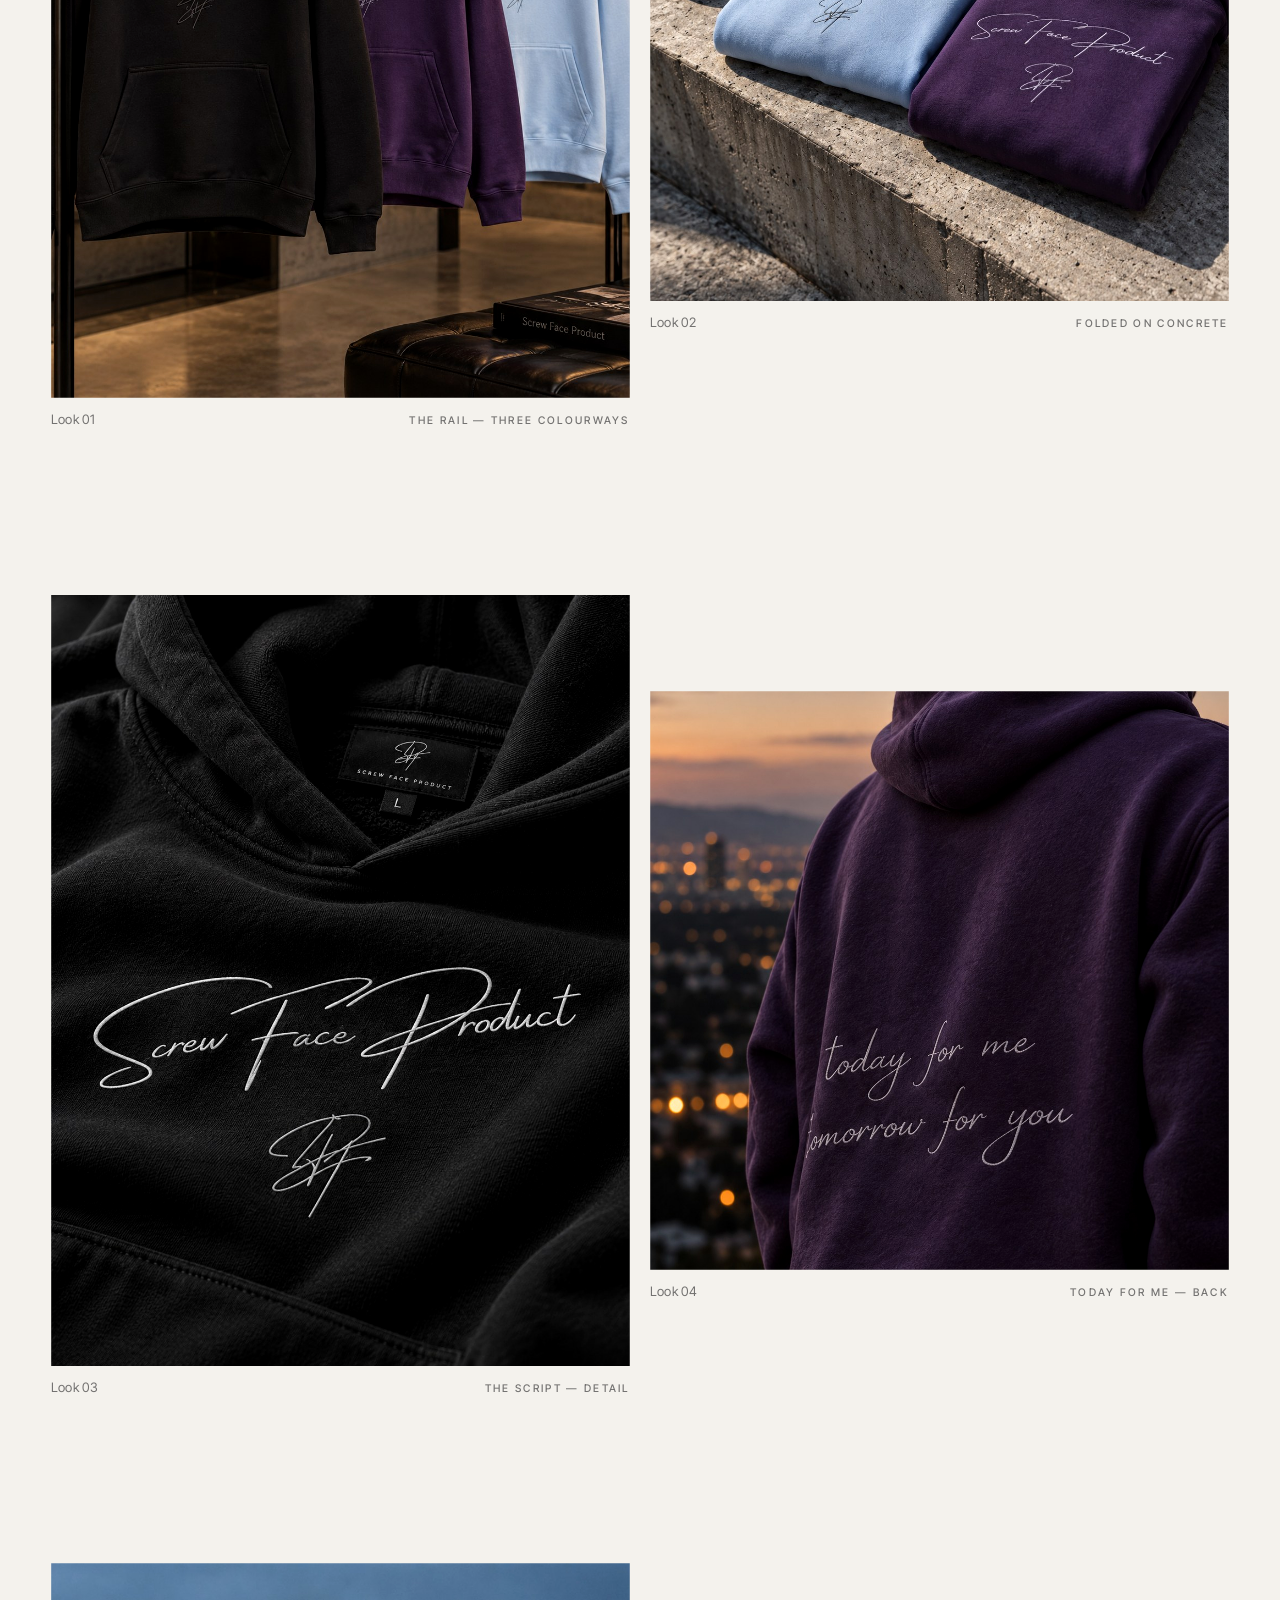
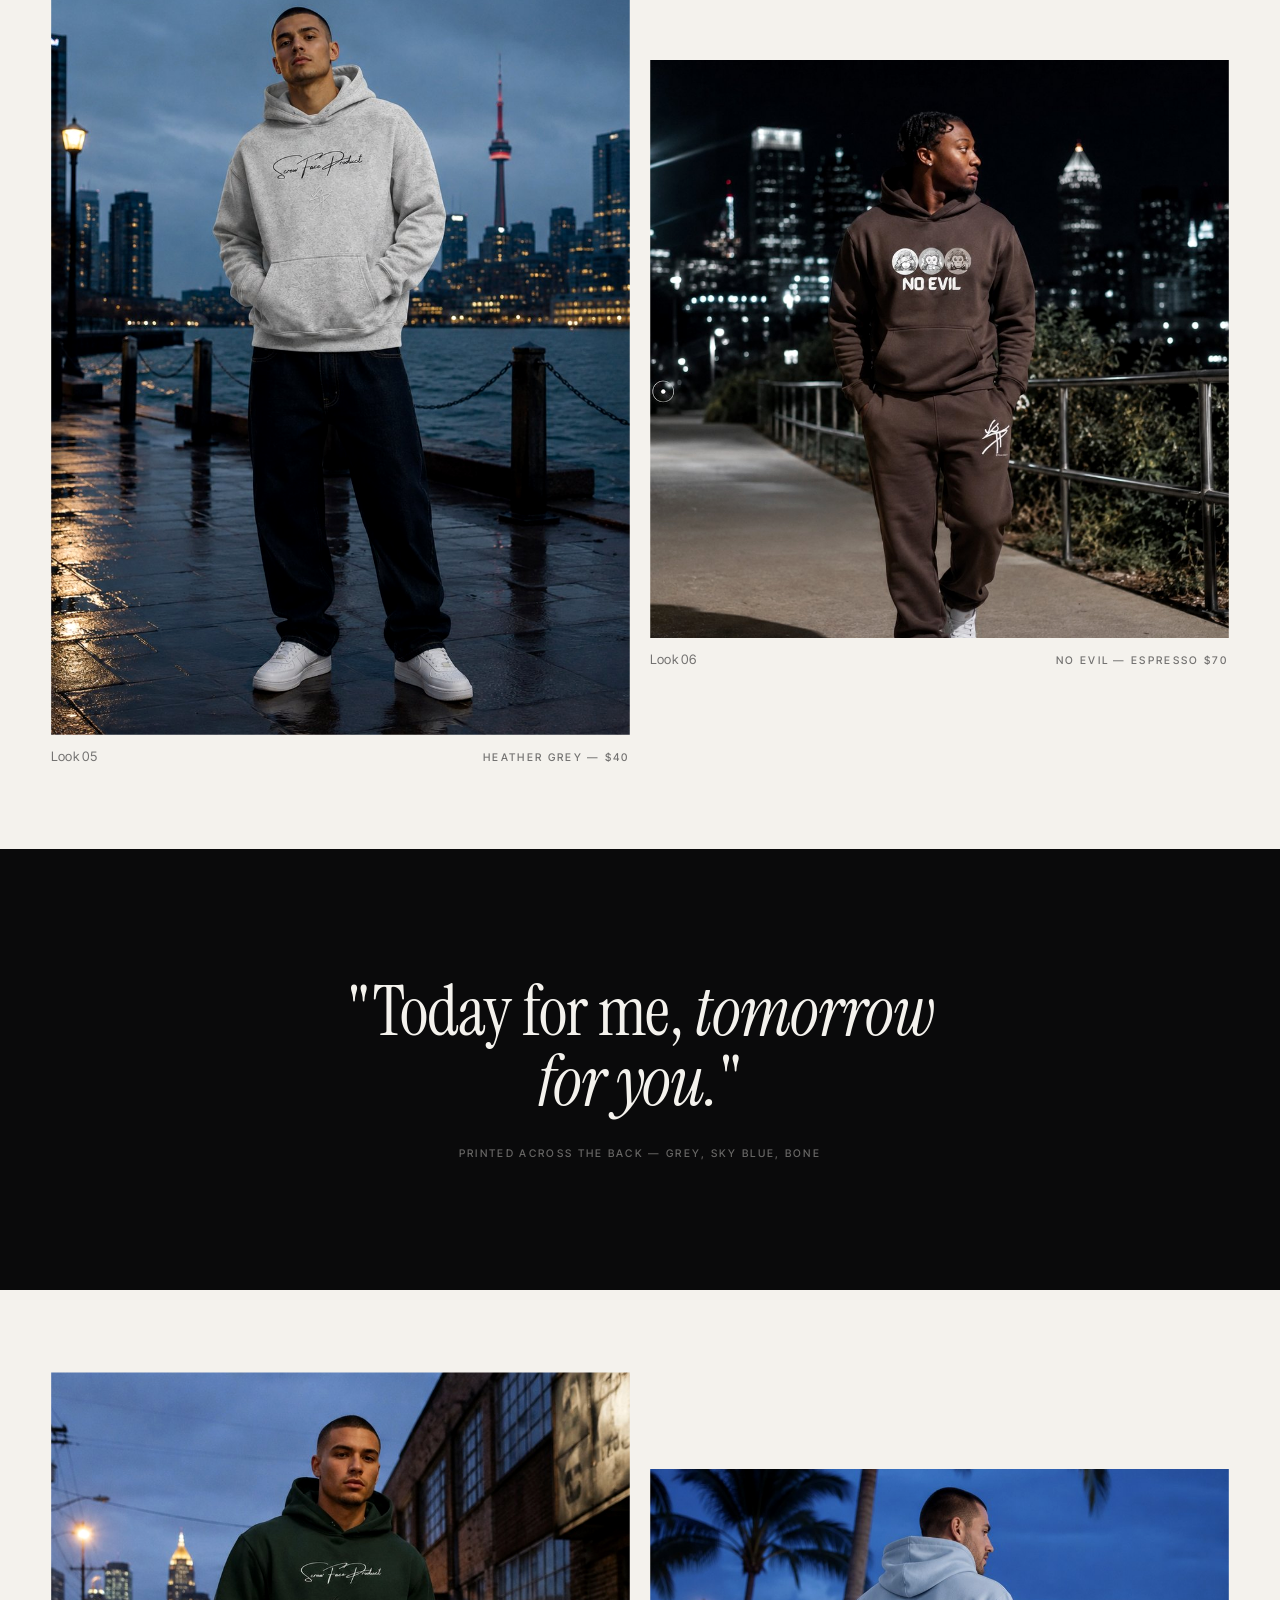
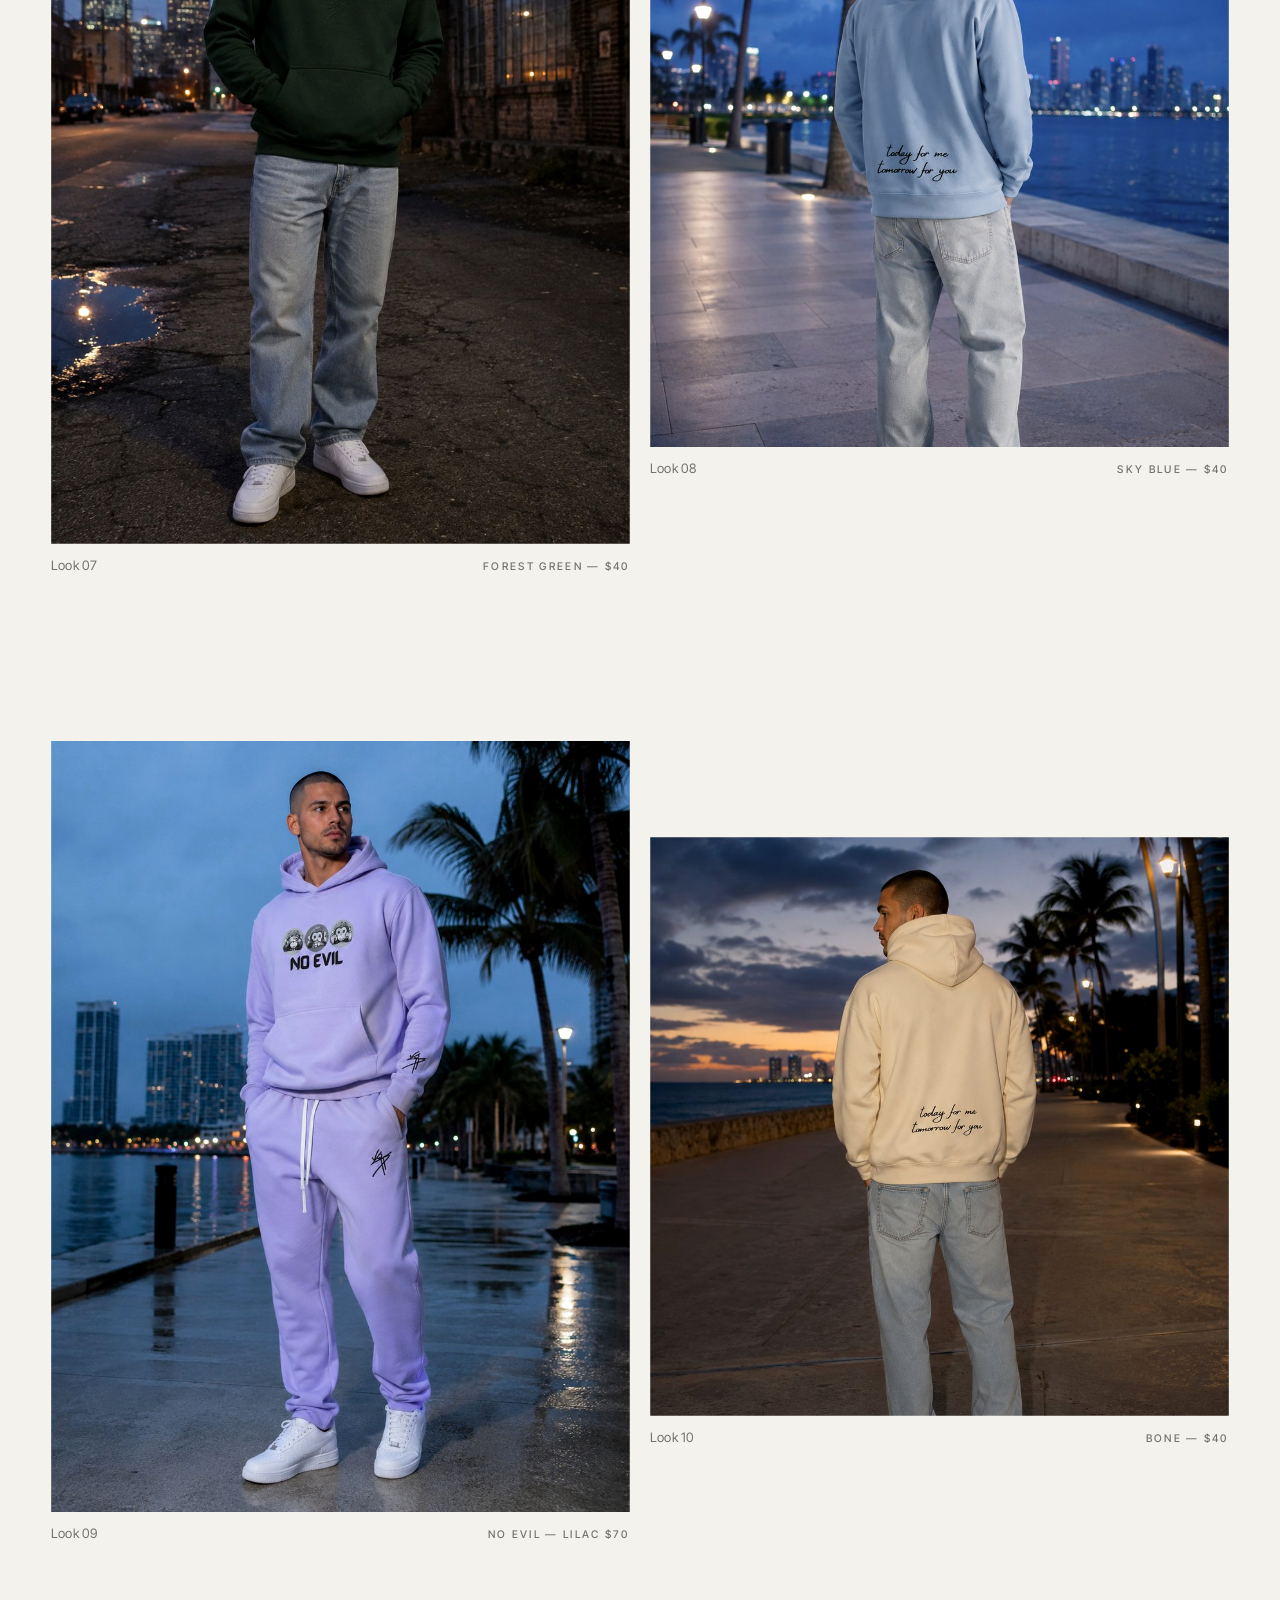
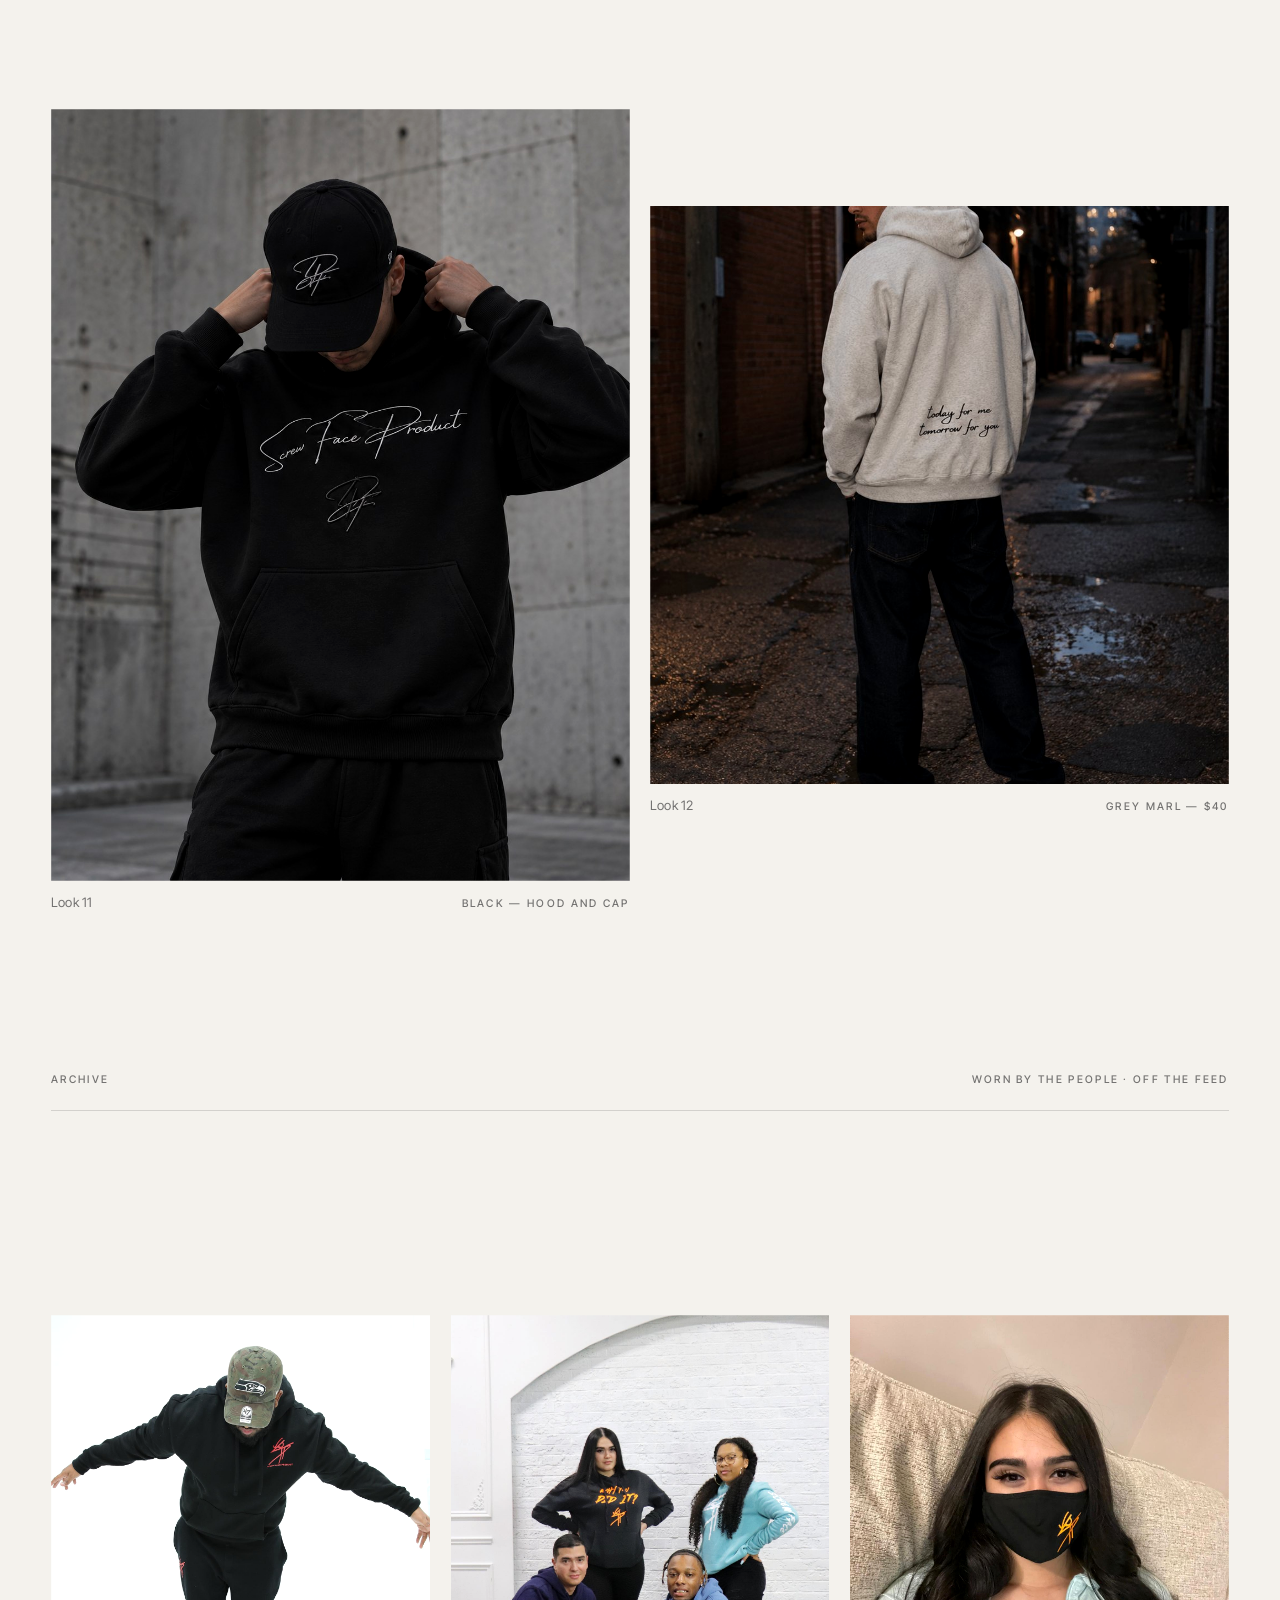
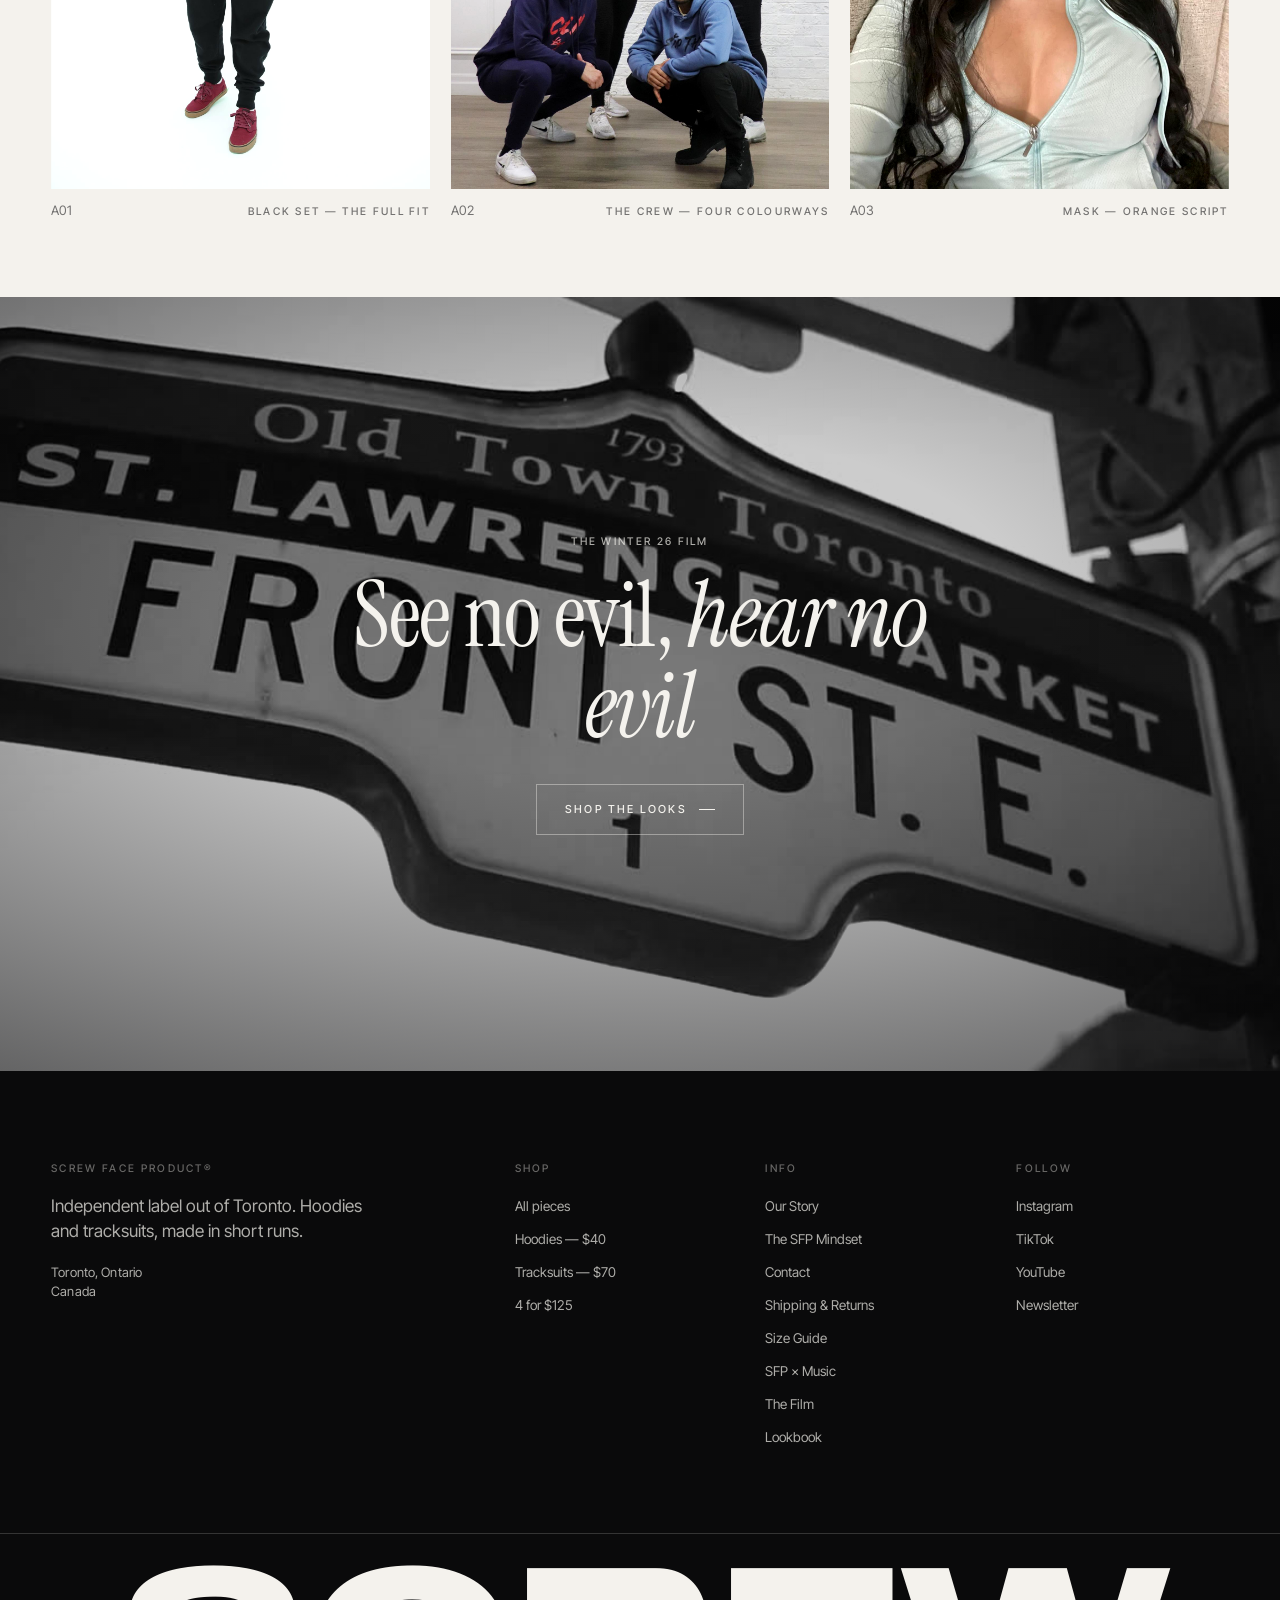
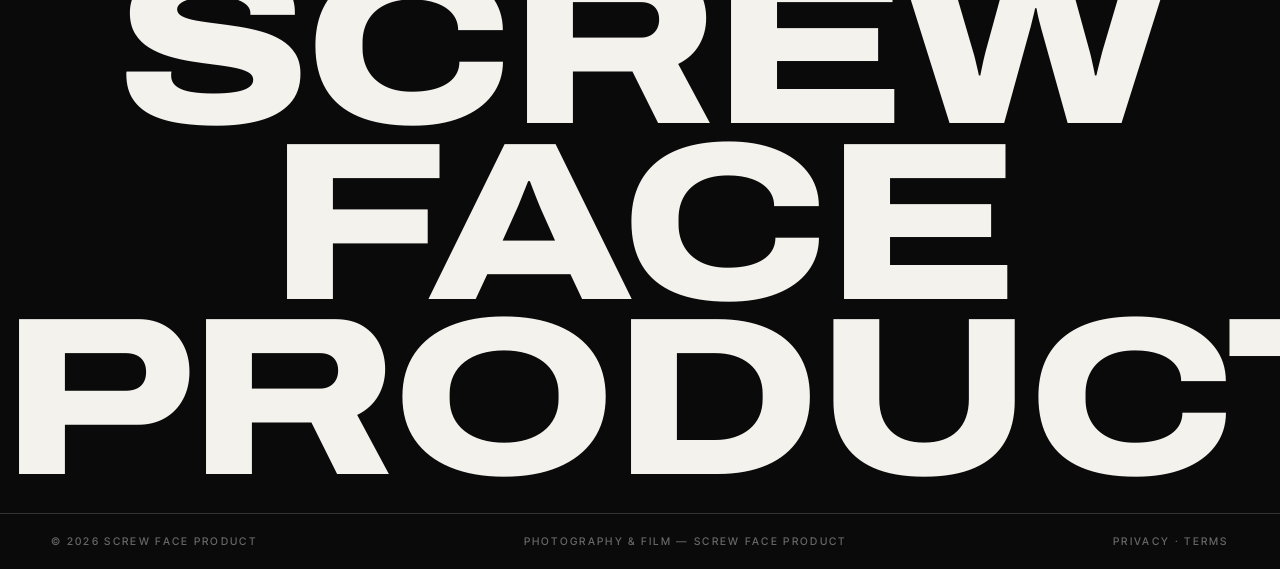
<file: lookbook.html>
<!doctype html>
<html lang="en">
<head>
<meta charset="utf-8">
<meta name="viewport" content="width=device-width, initial-scale=1">
<title>Lookbook Winter 26 — Screw Face Product</title>
<meta name="description" content="The Screw Face Product Winter 26 lookbook — shot on the street in Toronto.">
<link rel="preconnect" href="https://fonts.googleapis.com">
<link rel="preconnect" href="https://fonts.gstatic.com" crossorigin>
<link href="https://fonts.googleapis.com/css2?family=Archivo:wdth,wght@62..125,300..900&family=Inter+Tight:wght@300;400;500;600&family=Instrument+Serif:ital@0;1&display=swap" rel="stylesheet">
<link rel="stylesheet" href="assets/css/style.css?v=7">
<link rel="icon" href="data:image/svg+xml,%3Csvg xmlns='http://www.w3.org/2000/svg' viewBox='0 0 32 32'%3E%3Crect width='32' height='32' fill='%230a0a0b'/%3E%3Ctext x='16' y='23' font-family='Arial' font-size='19' font-weight='bold' fill='%23f4f2ed' text-anchor='middle'%3ES%3C/text%3E%3C/svg%3E">
</head>
<body>

<div class="grain" aria-hidden="true"></div>
<div class="cursor" aria-hidden="true"><div class="cursor__dot"></div></div>
<div class="cursor__ring" aria-hidden="true"><span></span></div>

<!-- NAV -->
<header class="nav">
  <div class="nav__inner">
    <a class="brand" href="index.html" aria-label="Screw Face Product — home"><span class="brand__mark" aria-hidden="true"></span><span>Screw&nbsp;Face&nbsp;Product<sup>SFP</sup></span></a>
    <nav class="nav__links" aria-label="Primary" data-nav-primary></nav>
    <div class="nav__utils">
      <a href="shop.html" class="u-hide-sm">Search</a>
      <button data-cart-open>Bag <span class="cart-count">(0)</span></button>
      <button class="burger" data-menu-open aria-label="Menu"><i></i><i></i></button>
    </div>
  </div>
</header>

<!-- MENU -->
<div class="menu" id="site-menu" role="dialog" aria-label="Menu" aria-modal="true" hidden>
  <button class="menu__close" data-menu-close>Close</button>
  <ul class="menu__list" data-nav-drawer></ul>
  <div class="menu__foot">
    <ul class="menu__links" data-nav-drawer-foot></ul>
    <span class="label label--inv">Toronto, Canada</span>
  </div>
</div>

<main>

<section class="spread">
  <video autoplay muted loop playsinline preload="auto"
    style="position:absolute;inset:0;width:100%;height:100%;object-fit:cover;filter:grayscale(1) contrast(1.2) brightness(.6)"
    poster="assets/img/poster-lookbook.jpg"
    data-fallback="assets/img/poster-lookbook.jpg">
    <source src="assets/video/lookbook.mp4" type="video/mp4">
  </video>
  <div class="spread__cap">
    <p class="label label--inv" style="margin-bottom:22px">Lookbook — Winter 26</p>
    <h1 class="display h-xl">No<br>Evil</h1>
    <p class="lead" style="margin:26px auto 0;color:var(--paper-70)">Twelve looks. The rail, the street, and the long way home — Toronto, and the hills above it.</p>
  </div>
</section>

<section class="section--tight wrap">
  <div class="section-head">
    <p class="label">Looks 01 — 12</p>
    <p class="label">Screw Face Product · Winter 26</p>
  </div>
</section>

<section class="section--tight wrap">
  <div class="pair">
    <figure class="tall" data-reveal="mask"><img src="assets/img/camp-rack.jpg" alt="Look 01 — black, plum and sky blue hoodies hung on a rail in the showroom" loading="lazy"><figcaption class="ed__cap"><span class="small">Look 01</span><span class="label">The rail — three colourways</span></figcaption></figure>
    <figure class="short" data-reveal="mask" style="--d:.12s"><img src="assets/img/camp-flatlay.jpg" alt="Look 02 — cap and two folded hoodies laid out on concrete steps" loading="lazy"><figcaption class="ed__cap"><span class="small">Look 02</span><span class="label">Folded on concrete</span></figcaption></figure>
  </div>
</section>


<section class="section--tight wrap">
  <div class="pair">
    <figure class="tall" data-reveal="mask"><img src="assets/img/camp-black-detail.jpg" alt="Look 03 — close detail of the signature script on the black hoodie" loading="lazy"><figcaption class="ed__cap"><span class="small">Look 03</span><span class="label">The script — detail</span></figcaption></figure>
    <figure class="short" data-reveal="mask" style="--d:.12s"><img src="assets/img/camp-purple-back.jpg" alt="Look 04 — today for me tomorrow for you across the back of the plum hoodie, city bokeh behind" loading="lazy"><figcaption class="ed__cap"><span class="small">Look 04</span><span class="label">Today for me — back</span></figcaption></figure>
  </div>
</section>

<section class="section--tight wrap">
  <div class="pair">
    <figure class="tall" data-reveal="mask"><img src="assets/img/look-grey.jpg" alt="Look 05 — heather grey hoodie with the Screw Face Product script, worn on the Toronto waterfront" loading="lazy"><figcaption class="ed__cap"><span class="small">Look 05</span><span class="label">Heather Grey — $40</span></figcaption></figure>
    <figure class="short" data-reveal="mask" style="--d:.12s"><img src="assets/img/look-espresso.jpg" alt="Look 06 — No Evil tracksuit in espresso, worn against the skyline at night" loading="lazy"><figcaption class="ed__cap"><span class="small">Look 06</span><span class="label">No Evil — Espresso $70</span></figcaption></figure>
  </div>
</section>

<section class="section dark">
  <div class="wrap" style="text-align:center">
    <p class="serif" style="font-size:clamp(1.9rem,5.4vw,4.6rem);max-width:20ch;margin-inline:auto" data-reveal>"Today for me, <em>tomorrow for you.</em>"</p>
    <p class="label label--inv" style="margin-top:28px">Printed across the back — grey, sky blue, bone</p>
  </div>
</section>



<section class="section--tight wrap">
  <div class="pair">
    <figure class="tall" data-reveal="mask"><img src="assets/img/look-green.jpg" alt="Look 07 — forest green hoodie with the Screw Face Product script, shot on a wet backstreet at dusk" loading="lazy"><figcaption class="ed__cap"><span class="small">Look 07</span><span class="label">Forest Green — $40</span></figcaption></figure>
    <figure class="short" data-reveal="mask" style="--d:.12s"><img src="assets/img/look-blue.jpg" alt="Look 08 — sky blue hoodie from the back, today for me tomorrow for you across the shoulders" loading="lazy"><figcaption class="ed__cap"><span class="small">Look 08</span><span class="label">Sky Blue — $40</span></figcaption></figure>
  </div>
</section>

<section class="section--tight wrap">
  <div class="pair">
    <figure class="tall" data-reveal="mask"><img src="assets/img/look-lilac.jpg" alt="Look 09 — No Evil tracksuit in lilac, worn on the waterfront at blue hour" loading="lazy"><figcaption class="ed__cap"><span class="small">Look 09</span><span class="label">No Evil — Lilac $70</span></figcaption></figure>
    <figure class="short" data-reveal="mask" style="--d:.12s"><img src="assets/img/look-bone.jpg" alt="Look 10 — bone hoodie from the back at sunset, today for me tomorrow for you across the shoulders" loading="lazy"><figcaption class="ed__cap"><span class="small">Look 10</span><span class="label">Bone — $40</span></figcaption></figure>
  </div>
</section>

<section class="section--tight wrap">
  <div class="pair">
    <figure class="tall" data-reveal="mask"><img src="assets/img/camp-black-cap.jpg" alt="Look 11 — black hoodie and cap against a concrete wall" loading="lazy"><figcaption class="ed__cap"><span class="small">Look 11</span><span class="label">Black — hood and cap</span></figcaption></figure>
    <figure class="short" data-reveal="mask" style="--d:.12s"><img src="assets/img/look-marl.jpg" alt="Look 12 — grey marl hoodie from the back, shot in a laneway at dusk" loading="lazy"><figcaption class="ed__cap"><span class="small">Look 12</span><span class="label">Grey Marl — $40</span></figcaption></figure>
  </div>
</section>

<section class="section--tight wrap">
  <div class="section-head">
    <p class="label">Archive</p>
    <p class="label">Worn by the people · off the feed</p>
  </div>
</section>

<section class="section--tight wrap">
  <div class="trio">
    <figure data-reveal="mask"><img src="assets/img/arch-black-fit.jpg" alt="Archive — black Screw Face Product hoodie and joggers with the red script, arms out against a white backdrop" loading="lazy"><figcaption class="ed__cap"><span class="small">A01</span><span class="label">Black set — the full fit</span></figcaption></figure>
    <figure data-reveal="mask" style="--d:.12s"><img src="assets/img/arch-crew.jpg" alt="Archive — four friends in Screw Face Product hoodies, two crouched in front, against a white brick wall" loading="lazy"><figcaption class="ed__cap"><span class="small">A02</span><span class="label">The crew — four colourways</span></figcaption></figure>
    <figure data-reveal="mask" style="--d:.24s"><img src="assets/img/arch-mask.jpg" alt="Archive — black Screw Face Product face mask with the orange script, worn with a mint tracksuit jacket" loading="lazy"><figcaption class="ed__cap"><span class="small">A03</span><span class="label">Mask — orange script</span></figcaption></figure>
  </div>
</section>

<section class="campaign">
  <video autoplay muted loop playsinline preload="none"
    poster="assets/img/poster-campaign.jpg"
    data-fallback="assets/img/poster-campaign.jpg">
    <source src="assets/video/campaign.mp4" type="video/mp4">
  </video>
  <div class="campaign__inner">
    <div data-reveal>
      <p class="label label--inv" style="margin-bottom:20px">The Winter 26 film</p>
      <p class="serif">See no evil, <em>hear no evil</em></p>
      <a class="btn btn--inv" style="margin-top:32px" href="shop.html">Shop the looks <i></i></a>
    </div>
  </div>
</section>

</main>
<!-- FOOTER -->
<footer class="footer dark">
  <div class="wrap footer__cols">
    <div>
      <h4>Screw Face Product®</h4>
      <p class="lead" style="max-width:34ch">Independent label out of Toronto. Hoodies and tracksuits, made in short runs.</p>
      <p class="small" style="margin-top:20px">Toronto, Ontario<br>Canada</p>
    </div>
    <div>
      <h4>Shop</h4>
      <ul>
        <li><a href="shop.html">All pieces</a></li>
        <li><a href="shop.html">Hoodies — $40</a></li>
        <li><a href="shop.html">Tracksuits — $70</a></li>
        <li><a href="shop.html">4 for $125</a></li>
      </ul>
    </div>
    <div>
      <h4>Info</h4>
      <ul data-foot-info></ul>
    </div>
    <div>
      <h4>Follow</h4>
      <ul data-foot-follow></ul>
    </div>
  </div>
  <span class="footer__word">Screw Face Product</span>
  <div class="wrap footer__base">
    <span class="label label--inv">© <span data-year>2026</span> Screw Face Product</span>
    <span class="label label--inv">Photography &amp; film — Screw Face Product</span>
    <span class="label label--inv">Privacy · Terms</span>
  </div>
</footer>

<!-- CART -->
<div class="scrim"></div>
<aside class="drawer" aria-label="Shopping bag">
  <div class="drawer__head">
    <span class="label">Your bag <span class="cart-count">(0)</span></span>
    <button class="label" data-cart-close>Close</button>
  </div>
  <div class="drawer__body"></div>
  <div class="drawer__foot">
    <p class="label" style="margin-bottom:12px" data-bundle-nudge></p>
    <div class="drawer__row"><span>Hoodies &amp; sets</span><span data-cart-gross>$0</span></div>
    <div class="drawer__row drawer__row--save" data-saved-row hidden><span>Bundle discount</span><span data-cart-saved>− $0</span></div>
    <div class="drawer__row drawer__row--total"><span>Total</span><strong data-cart-total>$0 CAD</strong></div>
    <div class="drawer__row"><span class="small">Shipping</span><span class="small">Calculated at checkout</span></div>
    <a class="btn btn--fill btn--block" style="margin-top:16px" href="#">Checkout <i></i></a>
  </div>
</aside>
<div class="toast"></div>

<script src="assets/js/data.js?v=3"></script>
<script src="assets/js/nav.config.js?v=2"></script>
<script src="assets/js/nav.js?v=1"></script>
<script src="assets/js/main.js?v=3"></script>
</body>
</html>
</file>
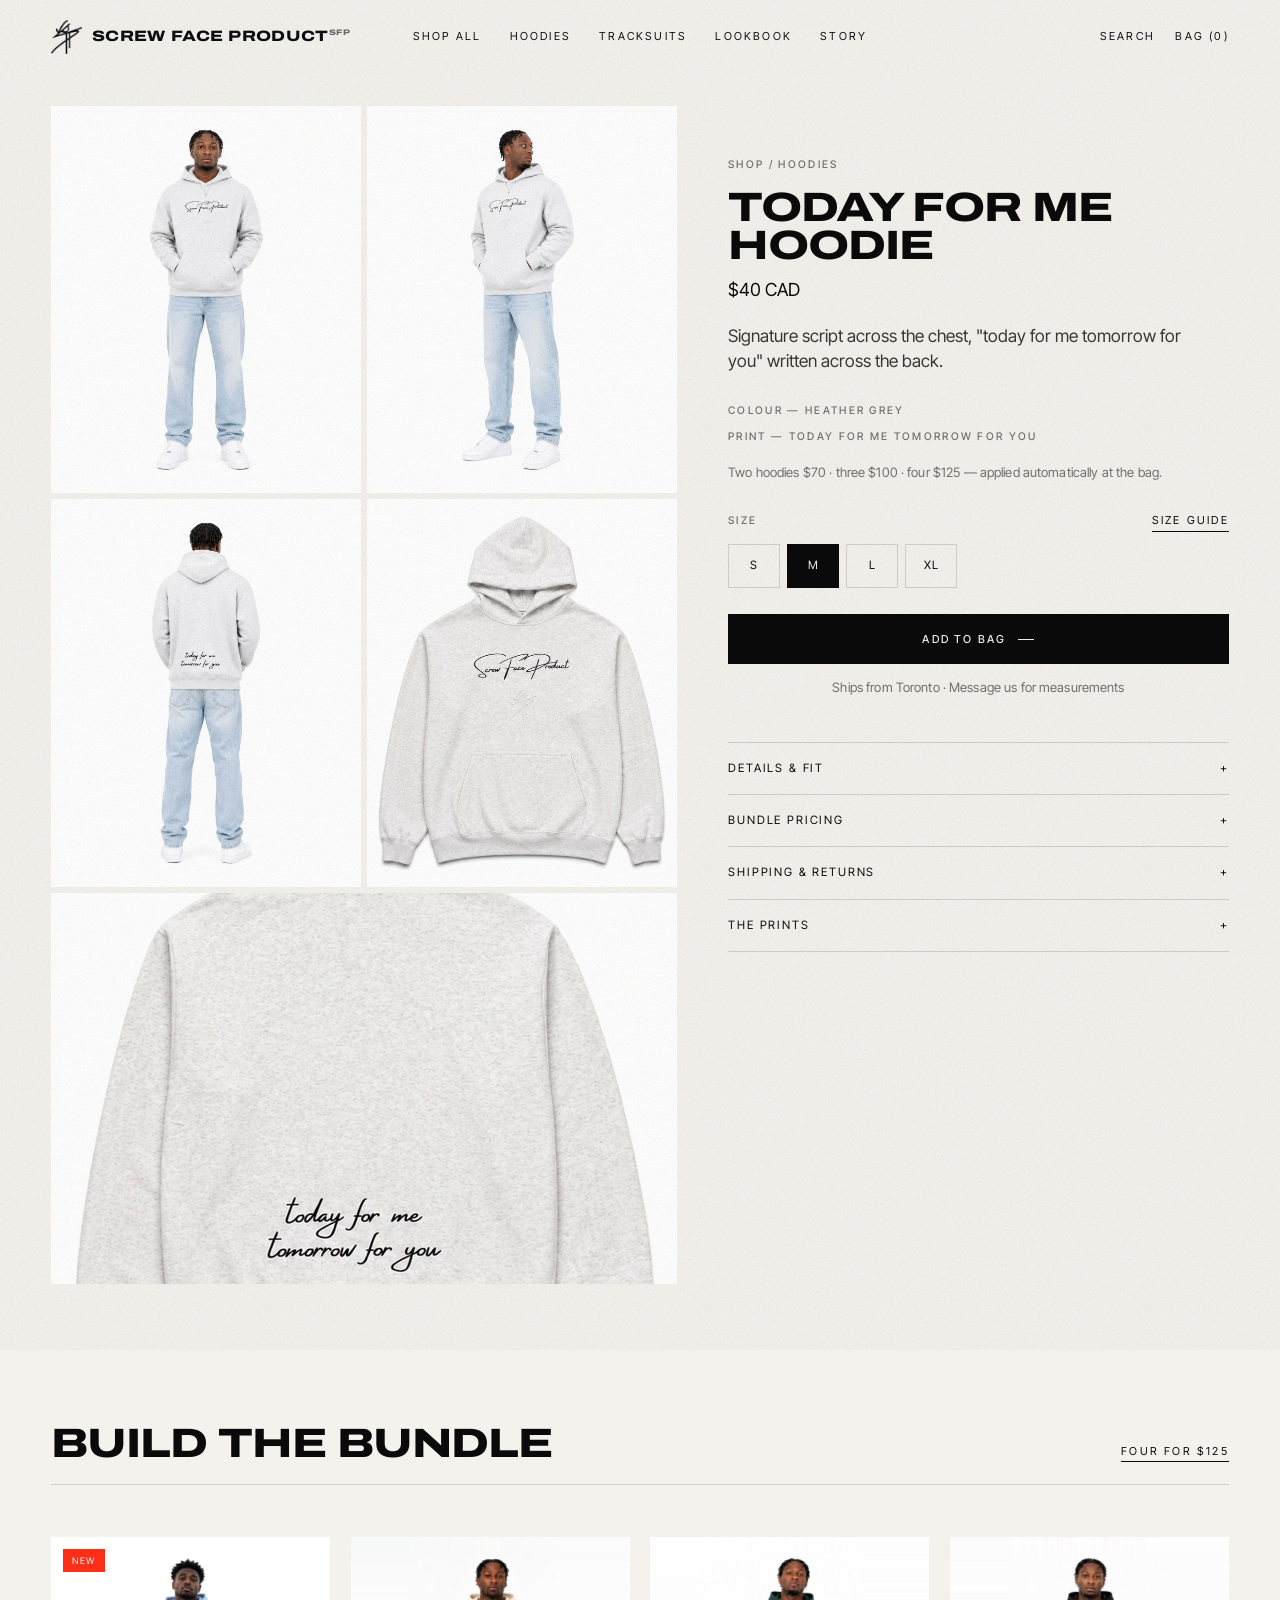
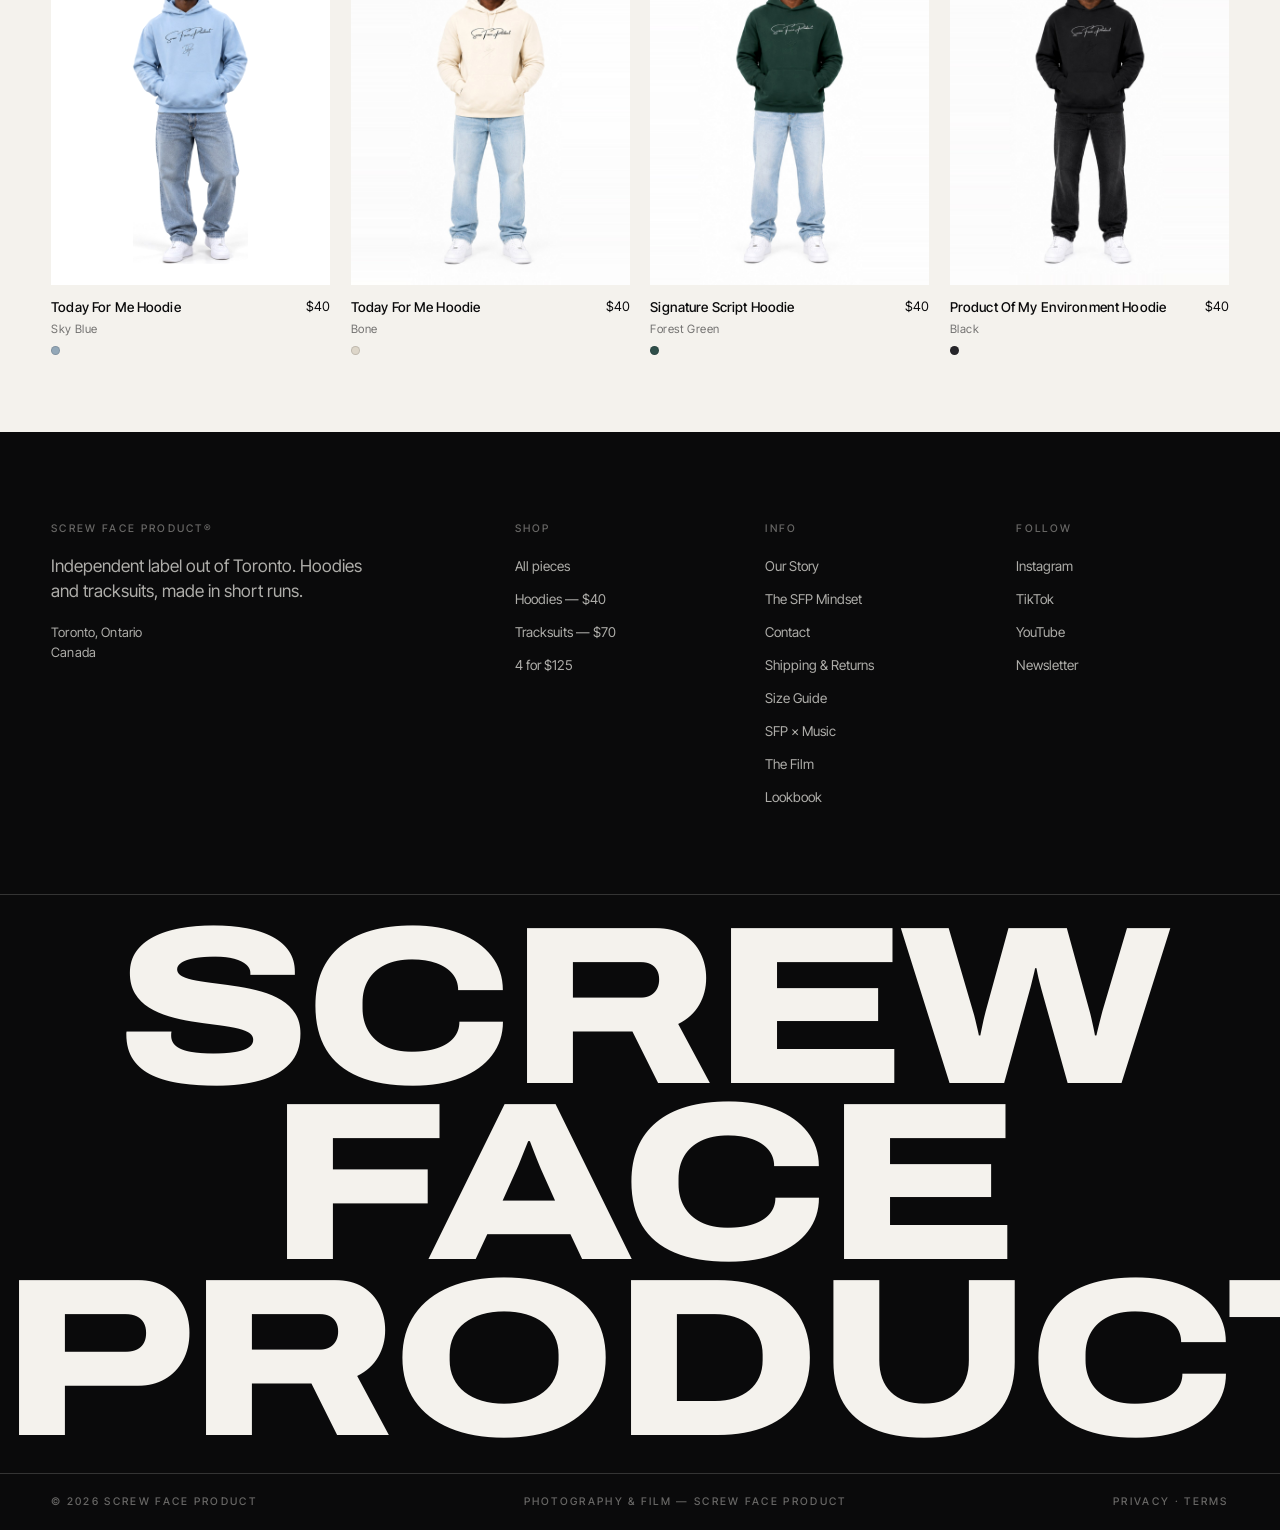
<file: product.html>
<!doctype html>
<html lang="en">
<head>
<meta charset="utf-8">
<meta name="viewport" content="width=device-width, initial-scale=1">
<title>Product — Screw Face Product</title>
<meta name="description" content="Screw Face Product — hoodies $40 CAD, four for $125. No Evil tracksuits $70.">
<link rel="preconnect" href="https://fonts.googleapis.com">
<link rel="preconnect" href="https://fonts.gstatic.com" crossorigin>
<link href="https://fonts.googleapis.com/css2?family=Archivo:wdth,wght@62..125,300..900&family=Inter+Tight:wght@300;400;500;600&family=Instrument+Serif:ital@0;1&display=swap" rel="stylesheet">
<link rel="stylesheet" href="assets/css/style.css?v=7">
<link rel="icon" href="data:image/svg+xml,%3Csvg xmlns='http://www.w3.org/2000/svg' viewBox='0 0 32 32'%3E%3Crect width='32' height='32' fill='%230a0a0b'/%3E%3Ctext x='16' y='23' font-family='Arial' font-size='19' font-weight='bold' fill='%23f4f2ed' text-anchor='middle'%3ES%3C/text%3E%3C/svg%3E">
</head>
<body>

<div class="grain" aria-hidden="true"></div>
<div class="cursor" aria-hidden="true"><div class="cursor__dot"></div></div>
<div class="cursor__ring" aria-hidden="true"><span></span></div>

<!-- NAV -->
<header class="nav">
  <div class="nav__inner">
    <a class="brand" href="index.html" aria-label="Screw Face Product — home"><span class="brand__mark" aria-hidden="true"></span><span>Screw&nbsp;Face&nbsp;Product<sup>SFP</sup></span></a>
    <nav class="nav__links" aria-label="Primary" data-nav-primary></nav>
    <div class="nav__utils">
      <a href="shop.html" class="u-hide-sm">Search</a>
      <button data-cart-open>Bag <span class="cart-count">(0)</span></button>
      <button class="burger" data-menu-open aria-label="Menu"><i></i><i></i></button>
    </div>
  </div>
</header>

<!-- MENU -->
<div class="menu" id="site-menu" role="dialog" aria-label="Menu" aria-modal="true" hidden>
  <button class="menu__close" data-menu-close>Close</button>
  <ul class="menu__list" data-nav-drawer></ul>
  <div class="menu__foot">
    <ul class="menu__links" data-nav-drawer-foot></ul>
    <span class="label label--inv">Toronto, Canada</span>
  </div>
</div>

<main data-pdp>

<section class="wrap pdp">
  <div class="pdp__gallery" data-p-gallery></div>

  <div class="pdp__panel">
    <p class="label"><a href="shop.html">Shop</a> / <span data-p-cat>HOODIES</span></p>
    <h1 class="display h-m" style="margin-top:16px" data-p-name>Today For Me Hoodie</h1>
    <p class="pdp__price" data-p-price>$40 CAD</p>
    <p class="lead" style="margin-top:20px" data-p-note>Signature script across the chest, the line written across the back.</p>

    <p class="label" style="margin-top:30px">Colour — <span data-p-colour>Heather Grey</span></p>
    <p class="label" style="margin-top:10px">Print — <span data-p-print>today for me tomorrow for you</span></p>
    <p class="small" style="margin-top:18px">Two hoodies $70 · three $100 · four $125 — applied automatically at the bag.</p>

    <div style="display:flex;justify-content:space-between;align-items:baseline;margin-top:30px">
      <p class="label">Size</p>
      <button class="link-u" style="border:0">Size guide</button>
    </div>
    <div class="sizes">
      <button class="size">S</button>
      <button class="size on">M</button>
      <button class="size">L</button>
      <button class="size">XL</button>
    </div>

    <button class="btn btn--fill btn--block" style="margin-top:26px" data-p-add>Add to bag <i></i></button>
    <p class="small" style="margin-top:14px;text-align:center">Ships from Toronto · Message us for measurements</p>

    <div style="margin-top:44px">
      <div class="acc">
        <button class="acc__btn">Details &amp; fit <i>+</i></button>
        <div class="acc__panel"><p>Drawcord hood, kangaroo pocket, ribbed cuffs and hem. Cut roomy through the body — if you want it closer to the frame, take a size down. Measurements on request while the size chart is being finished.</p></div>
      </div>
      <div class="acc">
        <button class="acc__btn">Bundle pricing <i>+</i></button>
        <div class="acc__panel"><p>One hoodie $40. Two for $70. Three for $100. Four for $125 — all prices CAD. Mix colourways and prints however you want; the discount is worked out in the bag, nothing to enter. Tracksuits are $70 for the set and priced on their own.</p></div>
      </div>
      <div class="acc">
        <button class="acc__btn">Shipping &amp; returns <i>+</i></button>
        <div class="acc__panel"><p>Ships from Toronto. Rates and delivery windows are calculated at checkout. Returns accepted unworn — reach out and we will sort it.</p></div>
      </div>
      <div class="acc" style="border-bottom:1px solid var(--line)">
        <button class="acc__btn">The prints <i>+</i></button>
        <div class="acc__panel"><p>Every piece carries the Screw Face Product script and monogram. The back lines change with the run — "today for me tomorrow for you" on grey, sky blue and bone; "product of my environment" on black and red. The tracksuit carries the No Evil graphic on the chest and the monogram on sleeve and thigh.</p></div>
      </div>
    </div>
  </div>
</section>

<section class="section--tight" style="padding-block:0" data-p-hero hidden></section>

<section class="section--tight wrap">
  <div class="section-head" style="margin-top:clamp(30px,5vw,70px)">
    <h2 class="display h-m">Build the bundle</h2>
    <a class="link-u" href="shop.html">Four for $125</a>
  </div>
  <div class="products" data-related></div>
</section>

</main>
<!-- FOOTER -->
<footer class="footer dark">
  <div class="wrap footer__cols">
    <div>
      <h4>Screw Face Product®</h4>
      <p class="lead" style="max-width:34ch">Independent label out of Toronto. Hoodies and tracksuits, made in short runs.</p>
      <p class="small" style="margin-top:20px">Toronto, Ontario<br>Canada</p>
    </div>
    <div>
      <h4>Shop</h4>
      <ul>
        <li><a href="shop.html">All pieces</a></li>
        <li><a href="shop.html">Hoodies — $40</a></li>
        <li><a href="shop.html">Tracksuits — $70</a></li>
        <li><a href="shop.html">4 for $125</a></li>
      </ul>
    </div>
    <div>
      <h4>Info</h4>
      <ul data-foot-info></ul>
    </div>
    <div>
      <h4>Follow</h4>
      <ul data-foot-follow></ul>
    </div>
  </div>
  <span class="footer__word">Screw Face Product</span>
  <div class="wrap footer__base">
    <span class="label label--inv">© <span data-year>2026</span> Screw Face Product</span>
    <span class="label label--inv">Photography &amp; film — Screw Face Product</span>
    <span class="label label--inv">Privacy · Terms</span>
  </div>
</footer>

<!-- CART -->
<div class="scrim"></div>
<aside class="drawer" aria-label="Shopping bag">
  <div class="drawer__head">
    <span class="label">Your bag <span class="cart-count">(0)</span></span>
    <button class="label" data-cart-close>Close</button>
  </div>
  <div class="drawer__body"></div>
  <div class="drawer__foot">
    <p class="label" style="margin-bottom:12px" data-bundle-nudge></p>
    <div class="drawer__row"><span>Hoodies &amp; sets</span><span data-cart-gross>$0</span></div>
    <div class="drawer__row drawer__row--save" data-saved-row hidden><span>Bundle discount</span><span data-cart-saved>− $0</span></div>
    <div class="drawer__row drawer__row--total"><span>Total</span><strong data-cart-total>$0 CAD</strong></div>
    <div class="drawer__row"><span class="small">Shipping</span><span class="small">Calculated at checkout</span></div>
    <a class="btn btn--fill btn--block" style="margin-top:16px" href="#">Checkout <i></i></a>
  </div>
</aside>
<div class="toast"></div>

<script src="assets/js/data.js?v=3"></script>
<script src="assets/js/nav.config.js?v=2"></script>
<script src="assets/js/nav.js?v=1"></script>
<script src="assets/js/main.js?v=3"></script>
</body>
</html>
</file>
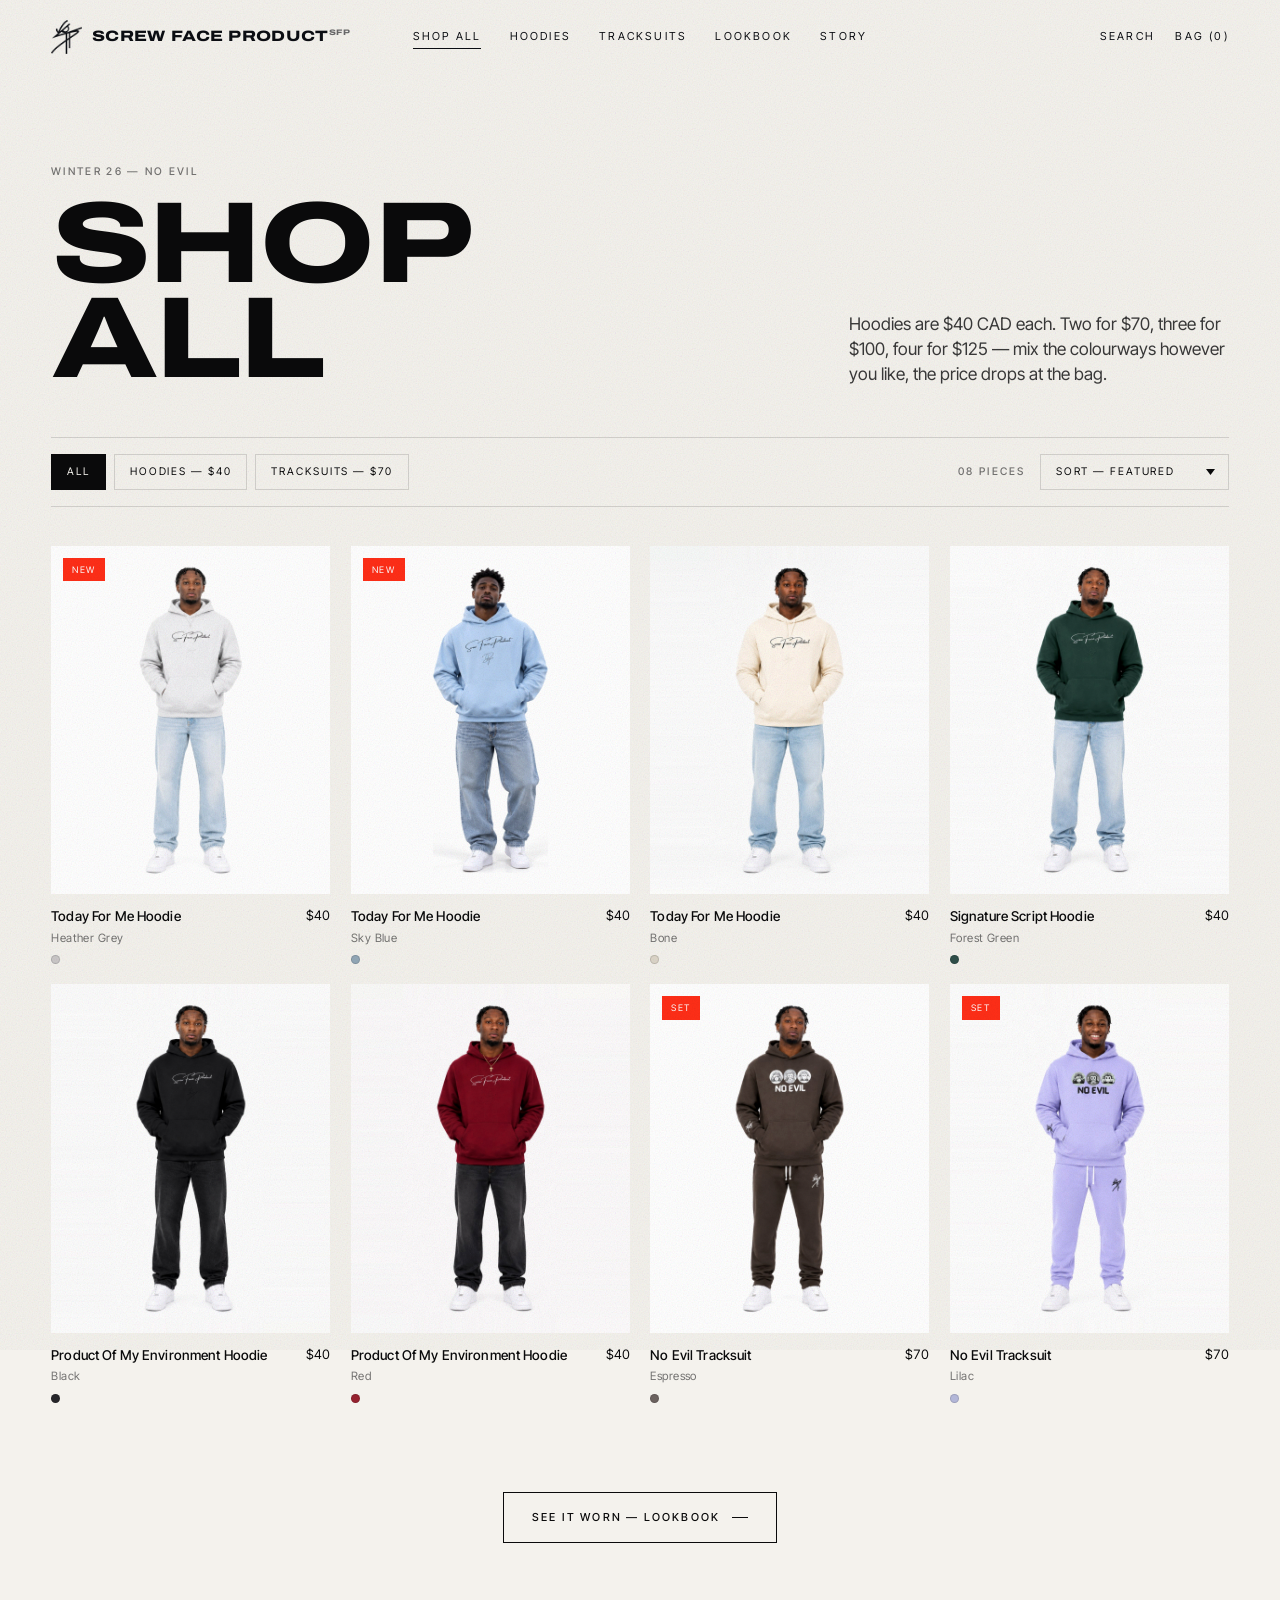
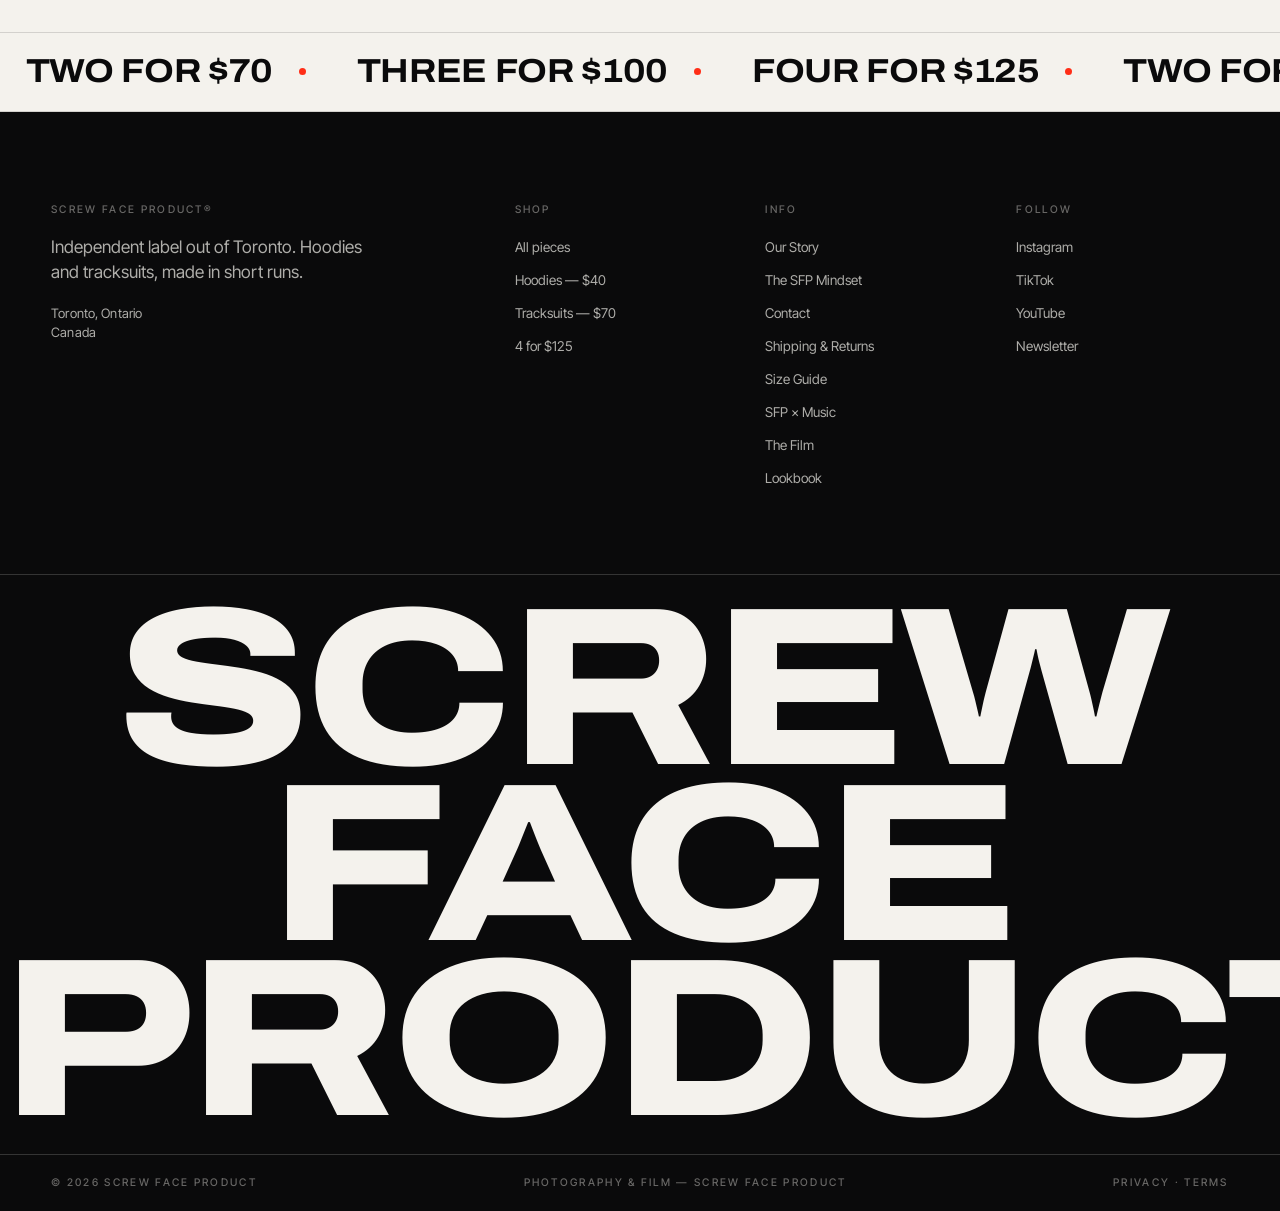
<file: shop.html>
<!doctype html>
<html lang="en">
<head>
<meta charset="utf-8">
<meta name="viewport" content="width=device-width, initial-scale=1">
<title>Shop — Screw Face Product</title>
<meta name="description" content="Shop Screw Face Product — hoodies $40 CAD, four for $125. No Evil tracksuits $70. Six colourways, out of Toronto.">
<link rel="preconnect" href="https://fonts.googleapis.com">
<link rel="preconnect" href="https://fonts.gstatic.com" crossorigin>
<link href="https://fonts.googleapis.com/css2?family=Archivo:wdth,wght@62..125,300..900&family=Inter+Tight:wght@300;400;500;600&family=Instrument+Serif:ital@0;1&display=swap" rel="stylesheet">
<link rel="stylesheet" href="assets/css/style.css?v=7">
<link rel="icon" href="data:image/svg+xml,%3Csvg xmlns='http://www.w3.org/2000/svg' viewBox='0 0 32 32'%3E%3Crect width='32' height='32' fill='%230a0a0b'/%3E%3Ctext x='16' y='23' font-family='Arial' font-size='19' font-weight='bold' fill='%23f4f2ed' text-anchor='middle'%3ES%3C/text%3E%3C/svg%3E">
</head>
<body>

<div class="grain" aria-hidden="true"></div>
<div class="cursor" aria-hidden="true"><div class="cursor__dot"></div></div>
<div class="cursor__ring" aria-hidden="true"><span></span></div>

<!-- NAV -->
<header class="nav">
  <div class="nav__inner">
    <a class="brand" href="index.html" aria-label="Screw Face Product — home"><span class="brand__mark" aria-hidden="true"></span><span>Screw&nbsp;Face&nbsp;Product<sup>SFP</sup></span></a>
    <nav class="nav__links" aria-label="Primary" data-nav-primary></nav>
    <div class="nav__utils">
      <a href="shop.html" class="u-hide-sm">Search</a>
      <button data-cart-open>Bag <span class="cart-count">(0)</span></button>
      <button class="burger" data-menu-open aria-label="Menu"><i></i><i></i></button>
    </div>
  </div>
</header>

<!-- MENU -->
<div class="menu" id="site-menu" role="dialog" aria-label="Menu" aria-modal="true" hidden>
  <button class="menu__close" data-menu-close>Close</button>
  <ul class="menu__list" data-nav-drawer></ul>
  <div class="menu__foot">
    <ul class="menu__links" data-nav-drawer-foot></ul>
    <span class="label label--inv">Toronto, Canada</span>
  </div>
</div>

<main>

<section class="wrap phead">
  <div class="phead__row">
    <div>
      <p class="label" style="margin-bottom:18px">Winter 26 — No Evil</p>
      <h1 class="display h-xl">Shop<br>All</h1>
    </div>
    <p class="lead" style="max-width:38ch">Hoodies are $40 CAD each. Two for $70, three for $100, four for $125 — mix the colourways however you like, the price drops at the bag.</p>
  </div>
</section>

<section class="wrap">
  <div class="filters">
    <div class="filters__set">
      <button class="chip on" data-cat="all">All</button>
      <button class="chip" data-cat="hoodies">Hoodies — $40</button>
      <button class="chip" data-cat="tracksuits">Tracksuits — $70</button>
    </div>
    <div style="display:flex;gap:14px;align-items:center">
      <span class="label" data-count>08 pieces</span>
      <select class="sortsel" aria-label="Sort products">
        <option value="">Sort — Featured</option>
        <option value="low">Price — Low to high</option>
        <option value="high">Price — High to low</option>
        <option value="name">A → Z</option>
      </select>
    </div>
  </div>

  <div class="products" data-grid></div>

  <div style="display:flex;justify-content:center;padding-block:clamp(50px,7vw,110px)">
    <a class="btn" href="lookbook.html">See it worn — Lookbook <i></i></a>
  </div>
</section>


<div class="marquee marquee--slow">
  <div class="marquee__track">
    <span>Two for $70</span><span>Three for $100</span><span>Four for $125</span>
    <span>Two for $70</span><span>Three for $100</span><span>Four for $125</span>
  </div>
</div>

</main>
<!-- FOOTER -->
<footer class="footer dark">
  <div class="wrap footer__cols">
    <div>
      <h4>Screw Face Product®</h4>
      <p class="lead" style="max-width:34ch">Independent label out of Toronto. Hoodies and tracksuits, made in short runs.</p>
      <p class="small" style="margin-top:20px">Toronto, Ontario<br>Canada</p>
    </div>
    <div>
      <h4>Shop</h4>
      <ul>
        <li><a href="shop.html">All pieces</a></li>
        <li><a href="shop.html">Hoodies — $40</a></li>
        <li><a href="shop.html">Tracksuits — $70</a></li>
        <li><a href="shop.html">4 for $125</a></li>
      </ul>
    </div>
    <div>
      <h4>Info</h4>
      <ul data-foot-info></ul>
    </div>
    <div>
      <h4>Follow</h4>
      <ul data-foot-follow></ul>
    </div>
  </div>
  <span class="footer__word">Screw Face Product</span>
  <div class="wrap footer__base">
    <span class="label label--inv">© <span data-year>2026</span> Screw Face Product</span>
    <span class="label label--inv">Photography &amp; film — Screw Face Product</span>
    <span class="label label--inv">Privacy · Terms</span>
  </div>
</footer>

<!-- CART -->
<div class="scrim"></div>
<aside class="drawer" aria-label="Shopping bag">
  <div class="drawer__head">
    <span class="label">Your bag <span class="cart-count">(0)</span></span>
    <button class="label" data-cart-close>Close</button>
  </div>
  <div class="drawer__body"></div>
  <div class="drawer__foot">
    <p class="label" style="margin-bottom:12px" data-bundle-nudge></p>
    <div class="drawer__row"><span>Hoodies &amp; sets</span><span data-cart-gross>$0</span></div>
    <div class="drawer__row drawer__row--save" data-saved-row hidden><span>Bundle discount</span><span data-cart-saved>− $0</span></div>
    <div class="drawer__row drawer__row--total"><span>Total</span><strong data-cart-total>$0 CAD</strong></div>
    <div class="drawer__row"><span class="small">Shipping</span><span class="small">Calculated at checkout</span></div>
    <a class="btn btn--fill btn--block" style="margin-top:16px" href="#">Checkout <i></i></a>
  </div>
</aside>
<div class="toast"></div>

<script src="assets/js/data.js?v=3"></script>
<script src="assets/js/nav.config.js?v=2"></script>
<script src="assets/js/nav.js?v=1"></script>
<script src="assets/js/main.js?v=3"></script>
</body>
</html>
</file>
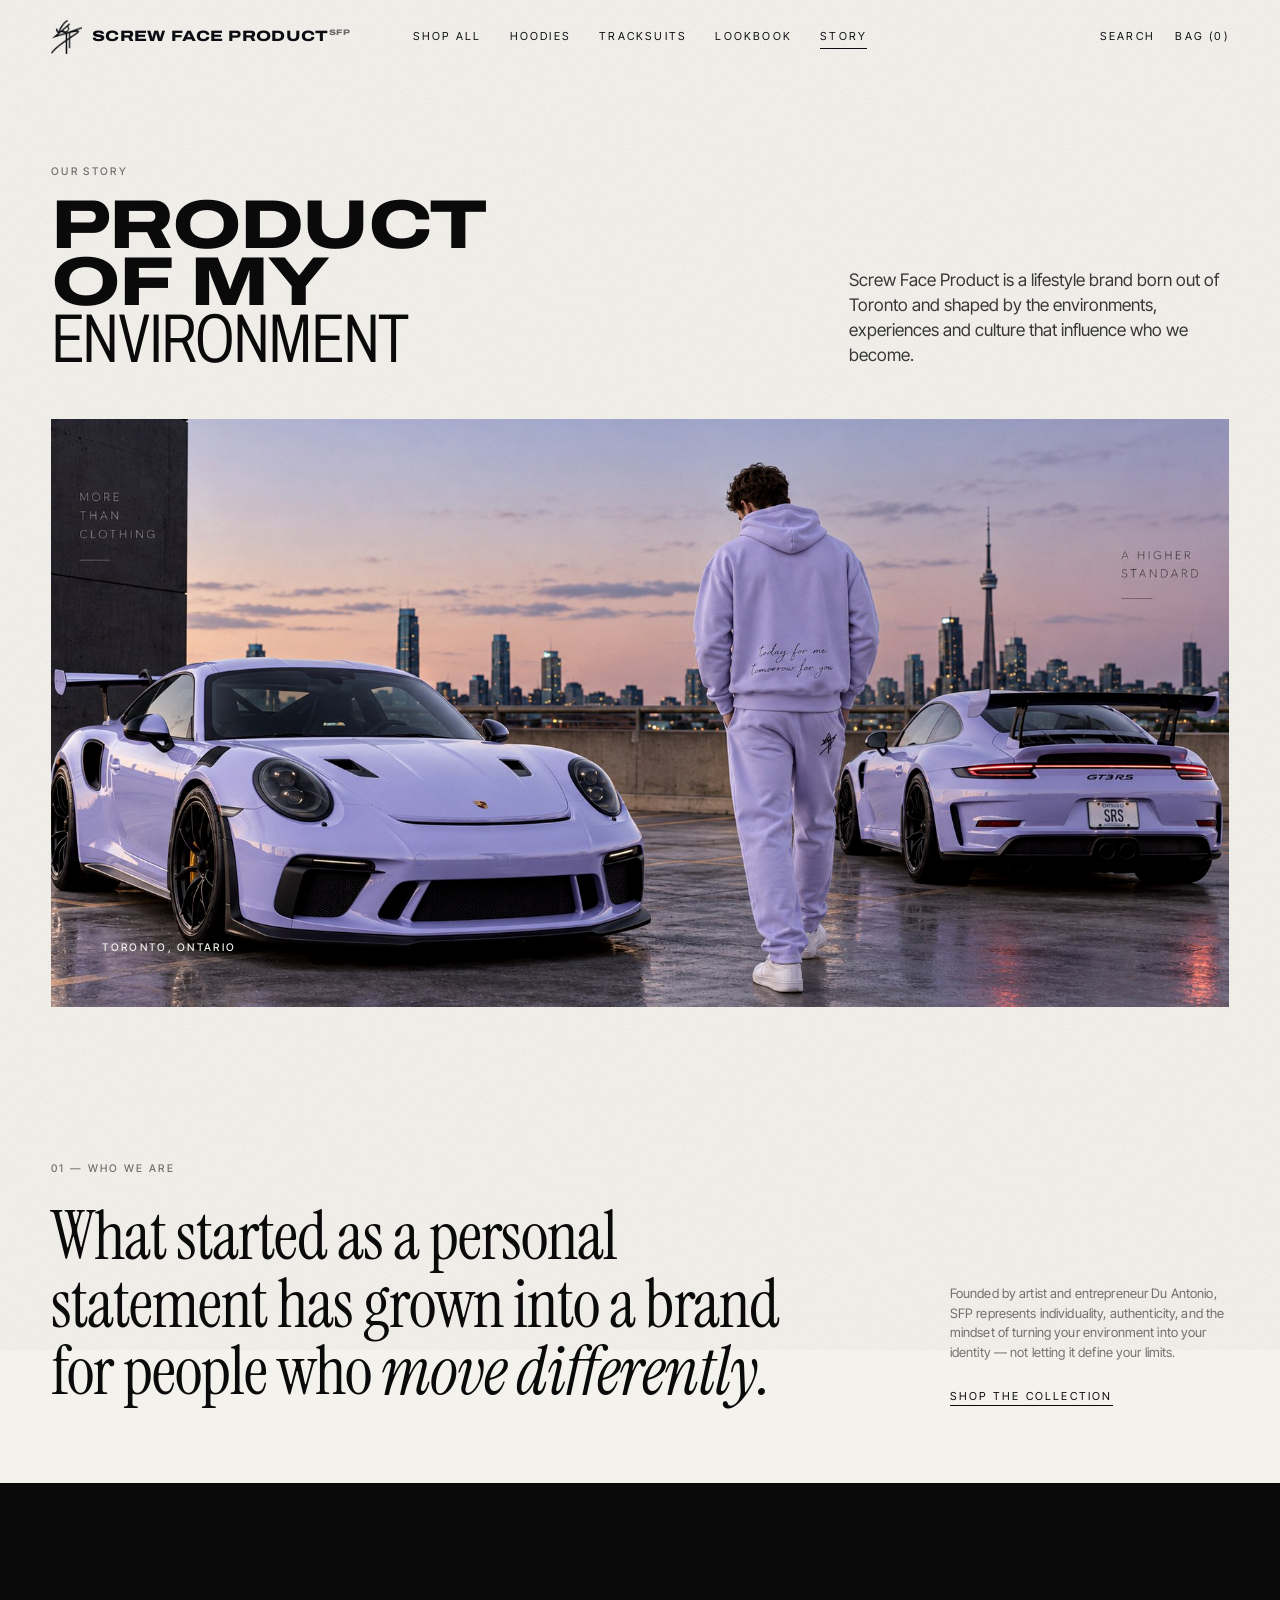
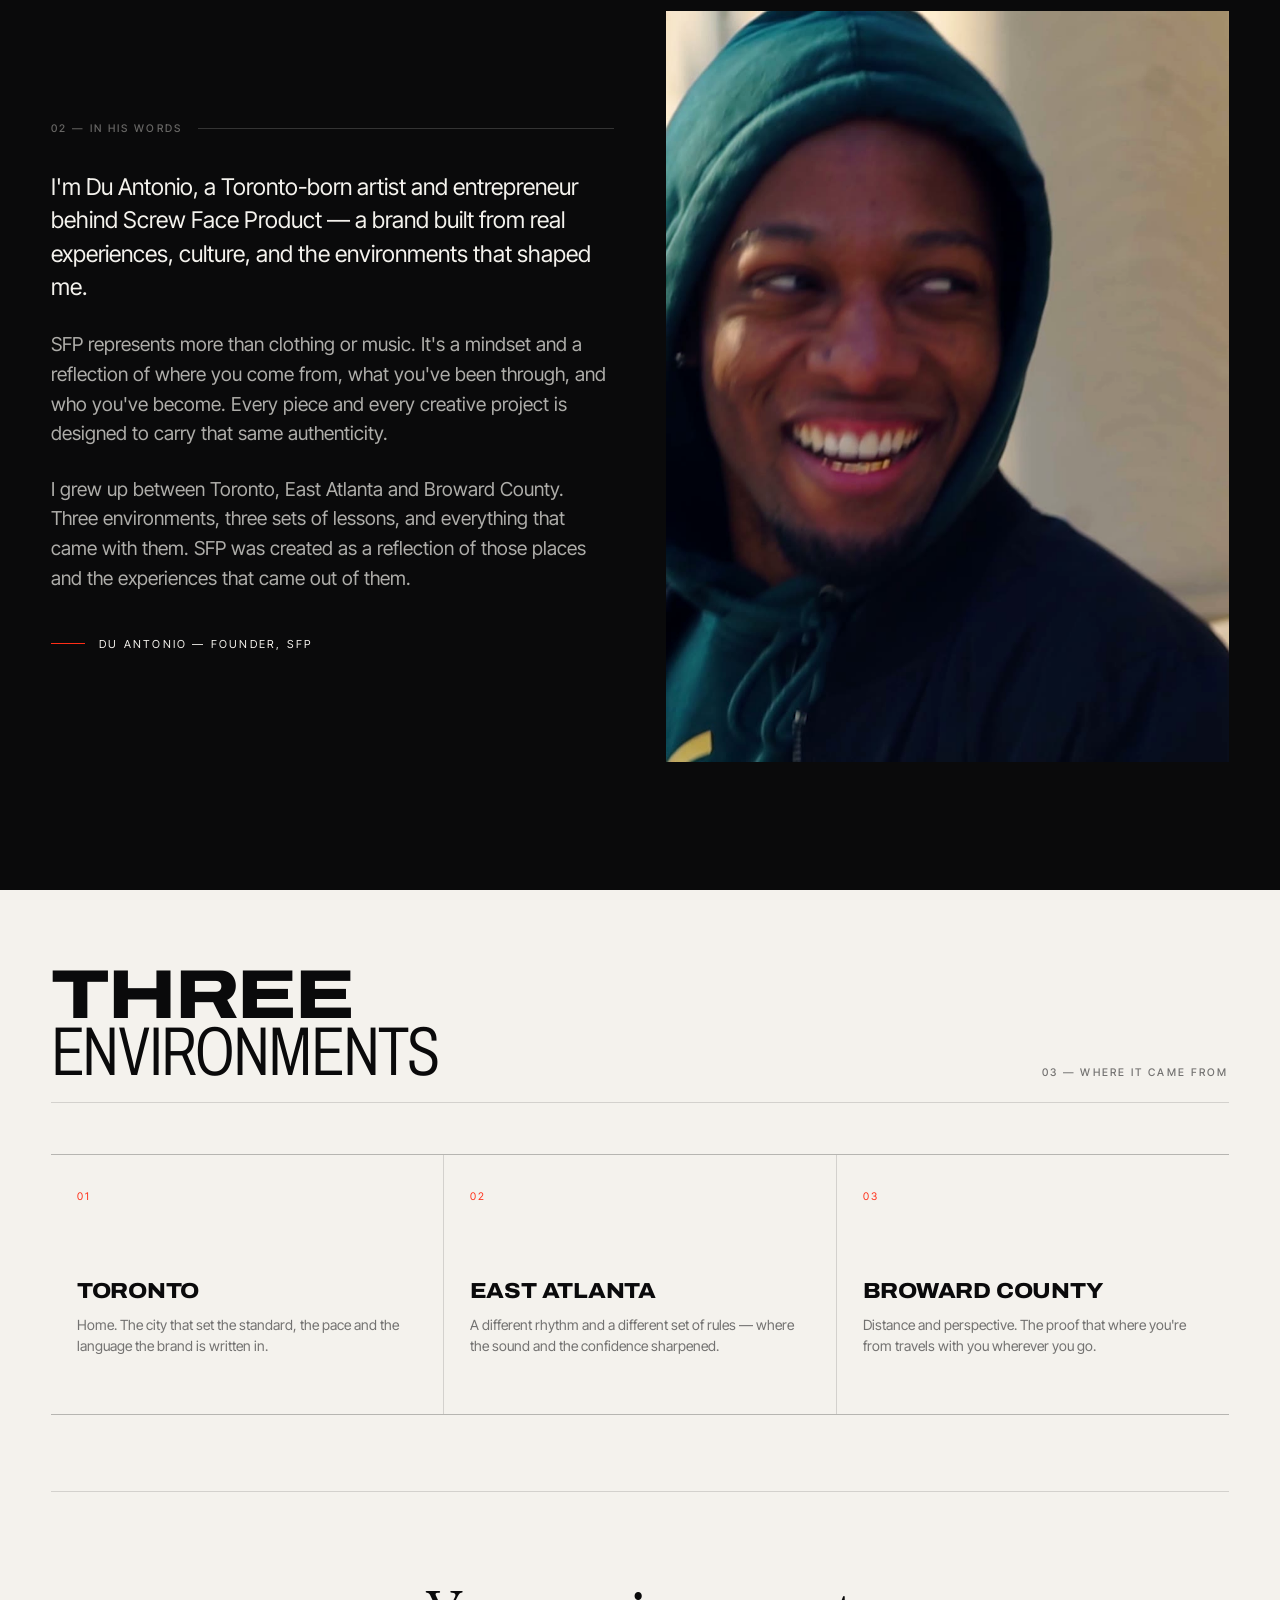
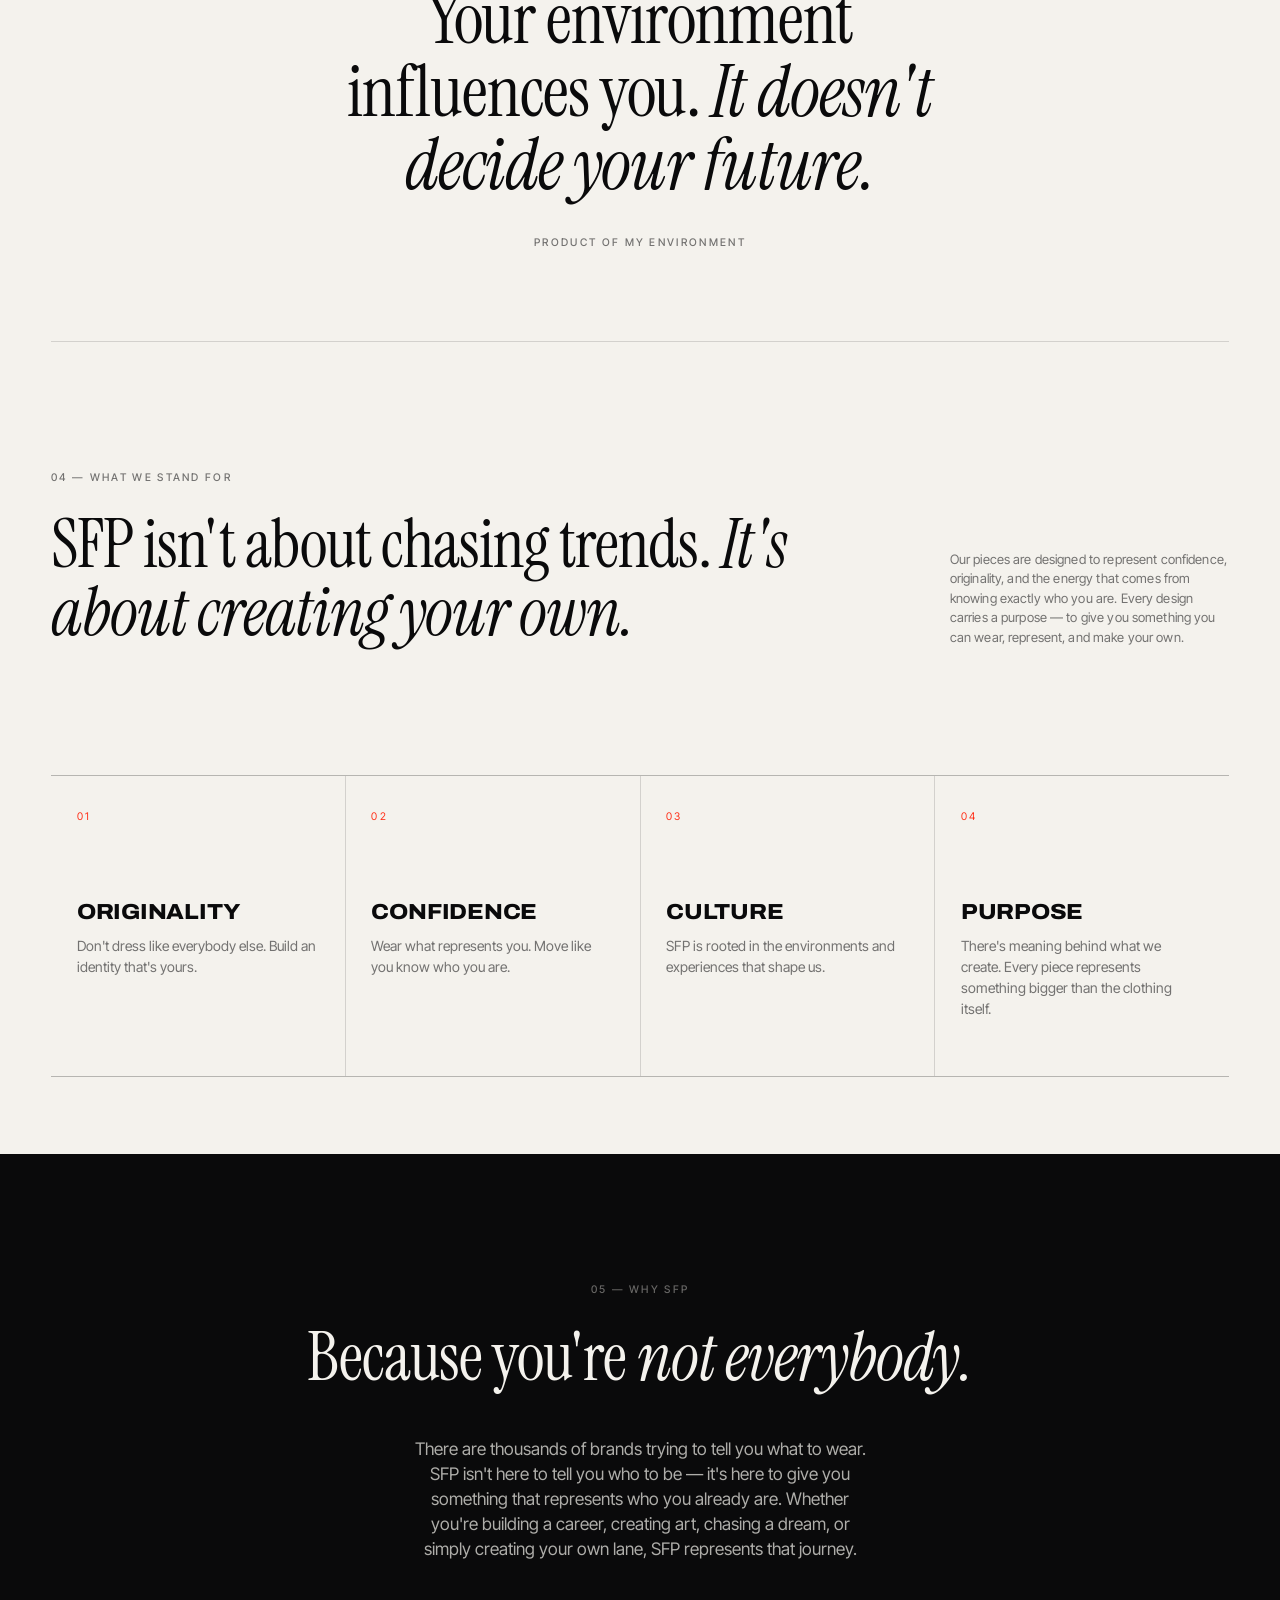
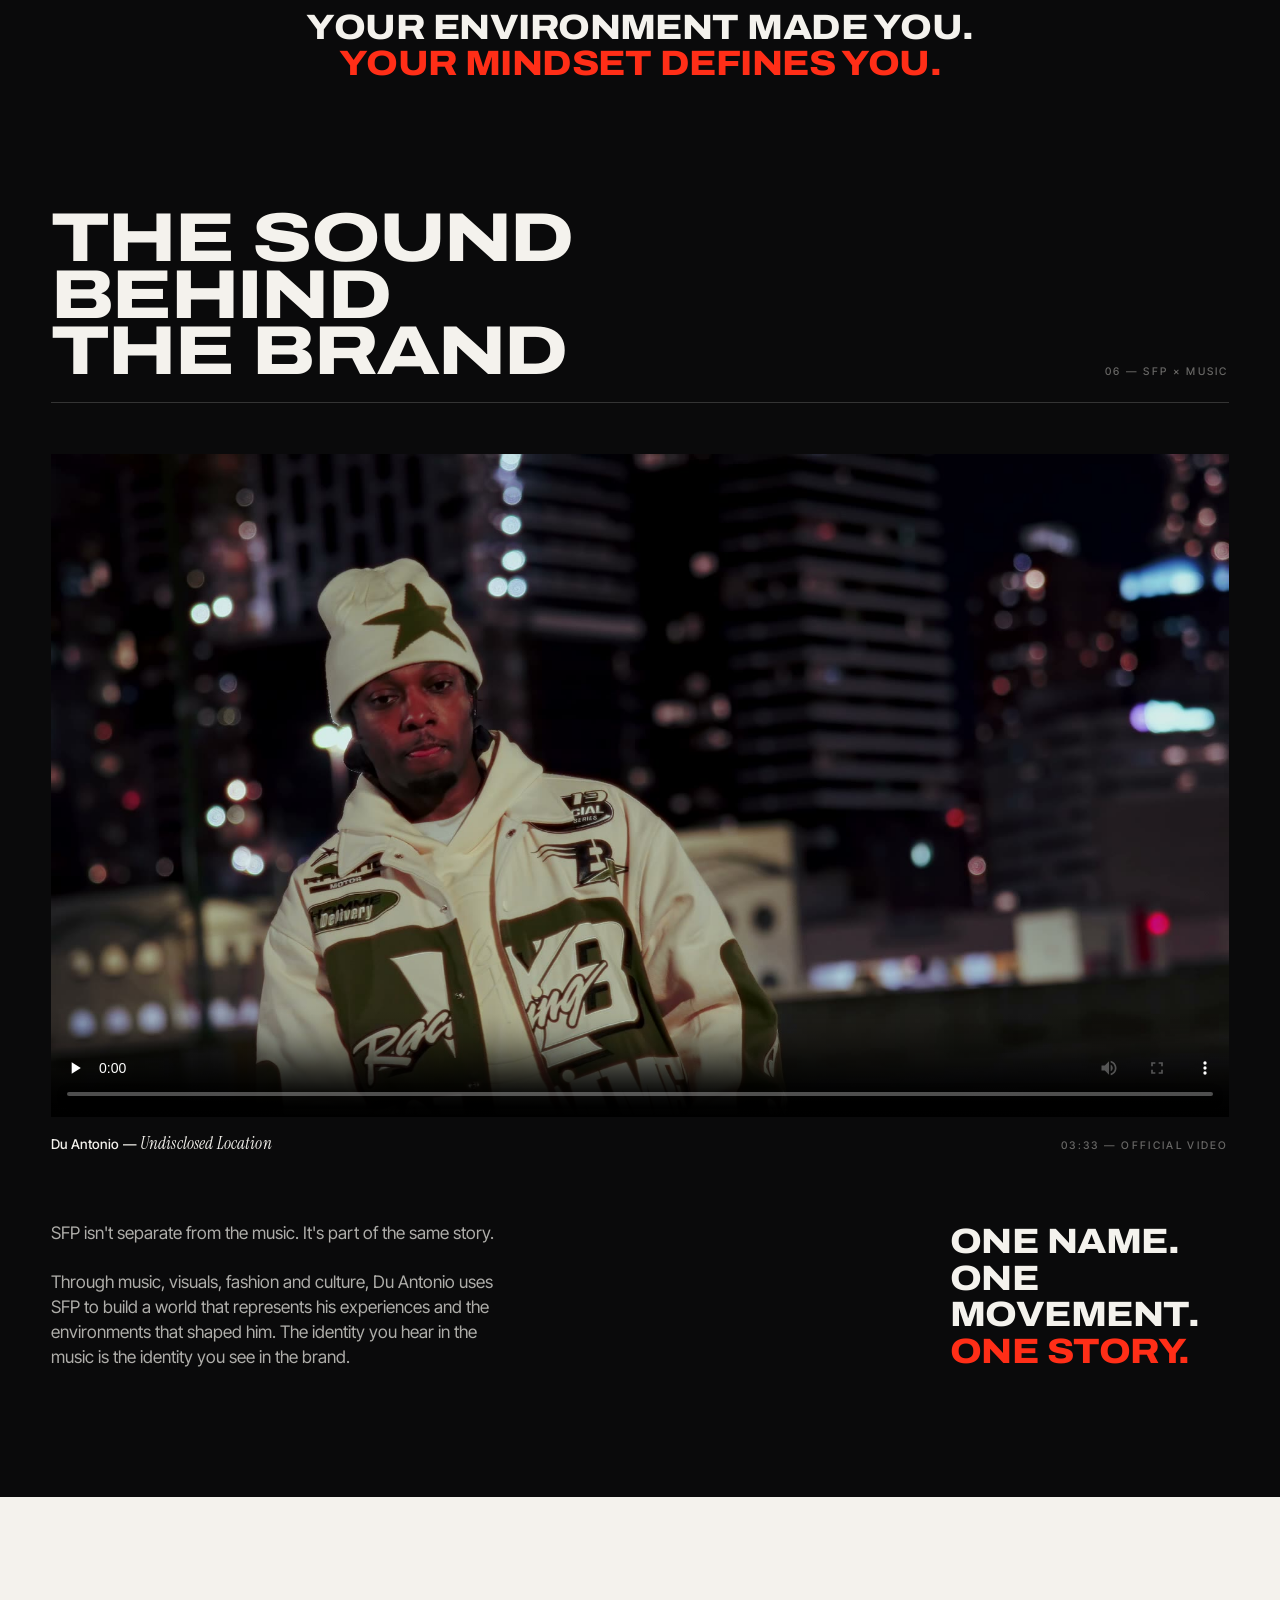
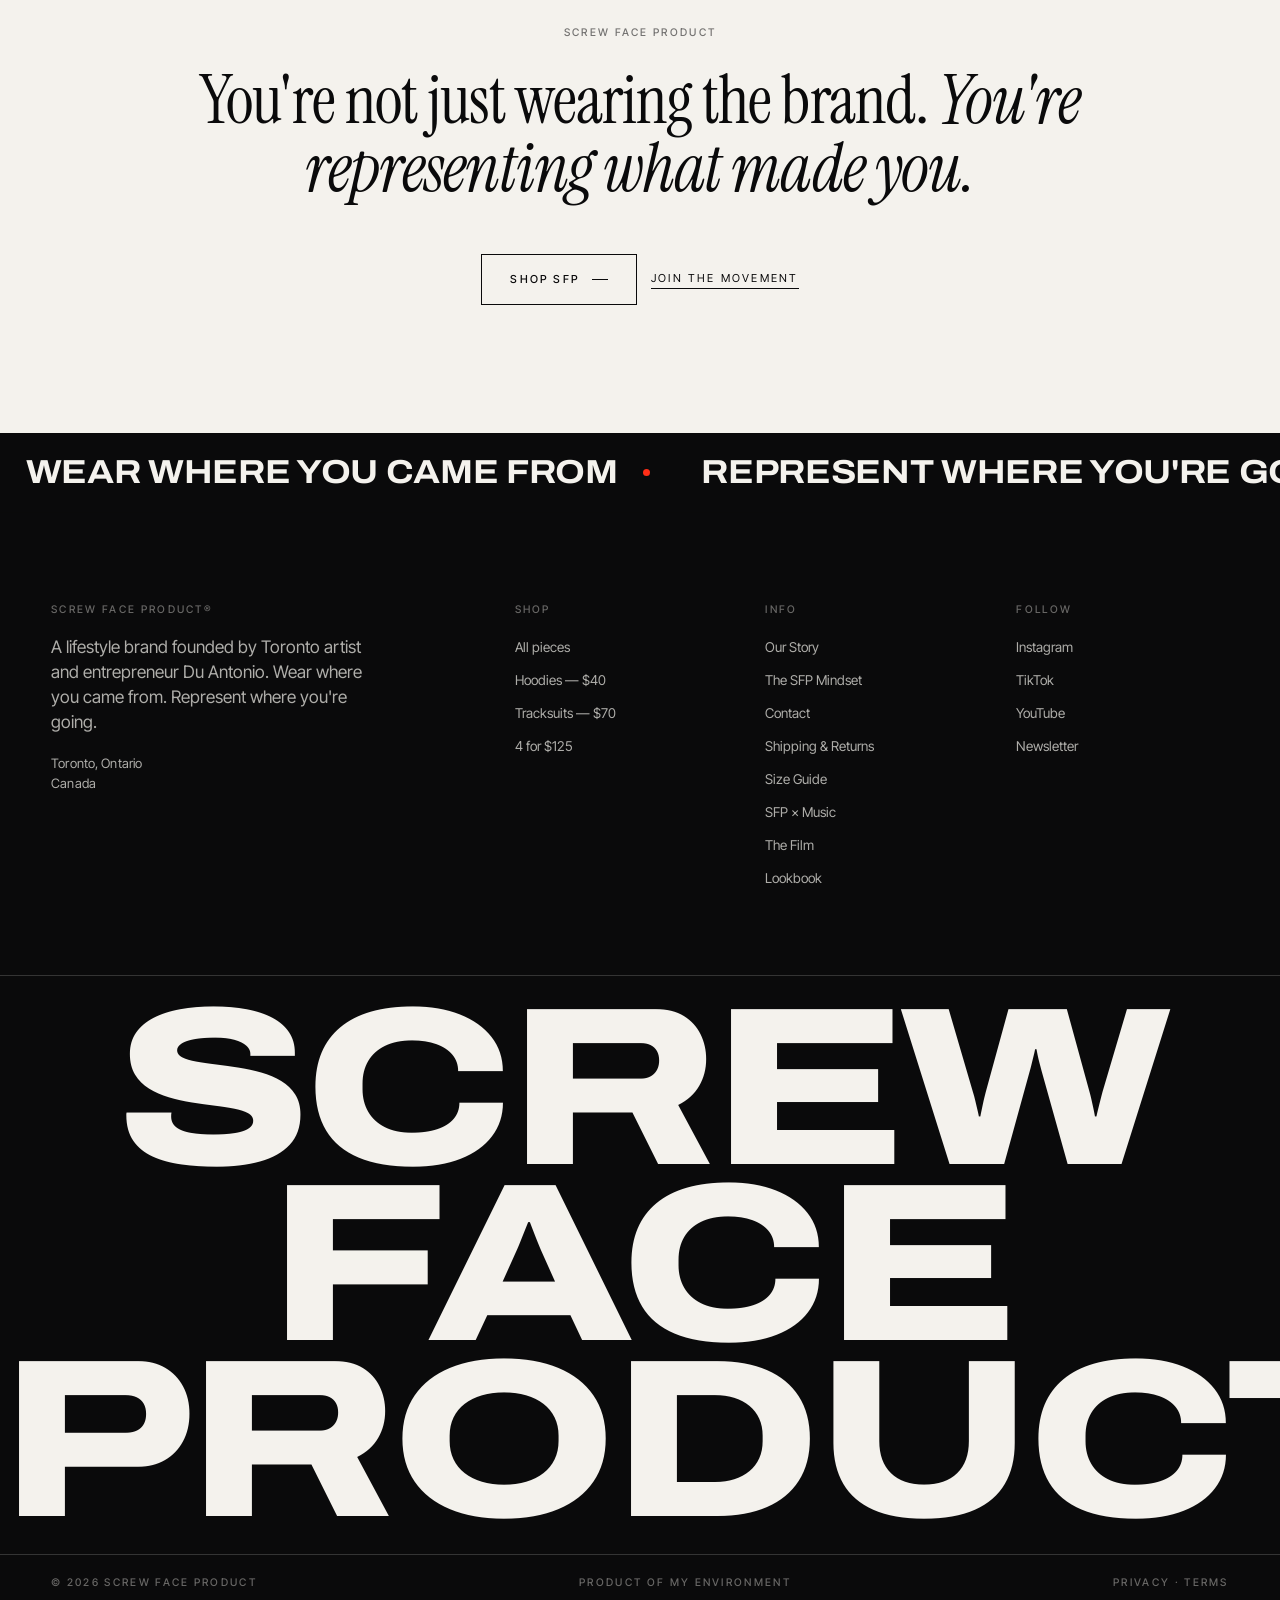
<file: story.html>
<!doctype html>
<html lang="en">
<head>
<meta charset="utf-8">
<meta name="viewport" content="width=device-width, initial-scale=1">
<title>Our Story — Screw Face Product</title>
<meta name="description" content="Screw Face Product was founded by Toronto-born artist and entrepreneur Du Antonio. Shaped by Toronto, East Atlanta and Broward County — product of my environment.">
<link rel="preconnect" href="https://fonts.googleapis.com">
<link rel="preconnect" href="https://fonts.gstatic.com" crossorigin>
<link href="https://fonts.googleapis.com/css2?family=Archivo:wdth,wght@62..125,300..900&family=Inter+Tight:wght@300;400;500;600&family=Instrument+Serif:ital@0;1&display=swap" rel="stylesheet">
<link rel="stylesheet" href="assets/css/style.css?v=7">
<link rel="icon" href="data:image/svg+xml,%3Csvg xmlns='http://www.w3.org/2000/svg' viewBox='0 0 32 32'%3E%3Crect width='32' height='32' fill='%230a0a0b'/%3E%3Ctext x='16' y='23' font-family='Arial' font-size='19' font-weight='bold' fill='%23f4f2ed' text-anchor='middle'%3ES%3C/text%3E%3C/svg%3E">
</head>
<body>

<div class="grain" aria-hidden="true"></div>
<div class="cursor" aria-hidden="true"><div class="cursor__dot"></div></div>
<div class="cursor__ring" aria-hidden="true"><span></span></div>

<!-- NAV -->
<header class="nav">
  <div class="nav__inner">
    <a class="brand" href="index.html" aria-label="Screw Face Product — home"><span class="brand__mark" aria-hidden="true"></span><span>Screw&nbsp;Face&nbsp;Product<sup>SFP</sup></span></a>
    <nav class="nav__links" aria-label="Primary" data-nav-primary></nav>
    <div class="nav__utils">
      <a href="shop.html" class="u-hide-sm">Search</a>
      <button data-cart-open>Bag <span class="cart-count">(0)</span></button>
      <button class="burger" data-menu-open aria-label="Menu"><i></i><i></i></button>
    </div>
  </div>
</header>

<!-- MENU -->
<div class="menu" id="site-menu" role="dialog" aria-label="Menu" aria-modal="true" hidden>
  <button class="menu__close" data-menu-close>Close</button>
  <ul class="menu__list" data-nav-drawer></ul>
  <div class="menu__foot">
    <ul class="menu__links" data-nav-drawer-foot></ul>
    <span class="label label--inv">Toronto, Canada</span>
  </div>
</div>

<main>

<!-- HEADER -->
<section class="wrap phead">
  <div class="phead__row">
    <div>
      <p class="label" style="margin-bottom:18px">Our story</p>
      <h1 class="display h-l">Product<br>of my<br><span class="thin">Environment</span></h1>
    </div>
    <p class="lead" style="max-width:38ch">Screw Face Product is a lifestyle brand born out of Toronto and shaped by the environments, experiences and culture that influence who we become.</p>
  </div>
</section>

<!-- OPENING IMAGE -->
<section class="wrap" style="padding-bottom:clamp(44px,6vw,90px)">
  <figure class="band" data-reveal="zoom">
    <img src="assets/img/still-about.jpg" alt="A figure in an SFP tracksuit walking away, the Toronto skyline and CN Tower behind at dusk" loading="eager">
    <figcaption class="band__cap label label--inv">Toronto, Ontario</figcaption>
  </figure>
</section>

<!-- WHO WE ARE -->
<section class="section--tight wrap">
  <div class="grid12">
    <div class="intro__text" data-reveal>
      <p class="label" style="margin-bottom:26px">01 — Who we are</p>
      <p class="serif">What started as a personal statement has grown into a brand for people who <em>move differently.</em></p>
    </div>
    <div class="intro__side" data-reveal style="--d:.12s">
      <p class="small" style="margin-bottom:20px">Founded by artist and entrepreneur Du Antonio, SFP represents individuality, authenticity, and the mindset of turning your environment into your identity — not letting it define your limits.</p>
      <a class="link-u" href="shop.html">Shop the collection</a>
    </div>
  </div>
</section>

<!-- DU ANTONIO -->
<section class="section dark">
  <div class="wrap split split--rev">
    <div class="split__media split__media--tall split__media--soft" data-reveal="zoom">
      <img src="assets/img/still-smile.jpg" alt="Du Antonio, founder of Screw Face Product, in a hooded sweatshirt" loading="lazy">
    </div>
    <div data-reveal>
      <p class="kicker"><span class="label label--inv">02 — In his words</span></p>
      <div class="passage">
        <p class="first">I'm Du Antonio, a Toronto-born artist and entrepreneur behind Screw Face Product — a brand built from real experiences, culture, and the environments that shaped me.</p>
        <p>SFP represents more than clothing or music. It's a mindset and a reflection of where you come from, what you've been through, and who you've become. Every piece and every creative project is designed to carry that same authenticity.</p>
        <p>I grew up between Toronto, East Atlanta and Broward County. Three environments, three sets of lessons, and everything that came with them. SFP was created as a reflection of those places and the experiences that came out of them.</p>
      </div>
      <div class="sig"><span>Du Antonio — Founder, SFP</span></div>
    </div>
  </div>
</section>

<!-- THE THREE ENVIRONMENTS -->
<section class="section--tight wrap">
  <div class="section-head">
    <h2 class="display h-l">Three<br><span class="thin">Environments</span></h2>
    <p class="label">03 — Where it came from</p>
  </div>
  <div class="pillars pillars--3">
    <div class="pillar" data-reveal>
      <span class="pillar__n">01</span>
      <h3>Toronto</h3>
      <p>Home. The city that set the standard, the pace and the language the brand is written in.</p>
    </div>
    <div class="pillar" data-reveal style="--d:.08s">
      <span class="pillar__n">02</span>
      <h3>East Atlanta</h3>
      <p>A different rhythm and a different set of rules — where the sound and the confidence sharpened.</p>
    </div>
    <div class="pillar" data-reveal style="--d:.16s">
      <span class="pillar__n">03</span>
      <h3>Broward County</h3>
      <p>Distance and perspective. The proof that where you're from travels with you wherever you go.</p>
    </div>
  </div>
</section>

<!-- SLAB -->
<section class="wrap">
  <div class="slab" data-reveal>
    <p class="serif">Your environment influences you. <em>It doesn't decide your future.</em></p>
    <p class="label" style="margin-top:clamp(22px,3vw,34px)">Product of my environment</p>
  </div>
</section>

<!-- WHAT WE STAND FOR -->
<section class="section wrap">
  <div class="grid12">
    <div class="intro__text" data-reveal>
      <p class="label" style="margin-bottom:26px">04 — What we stand for</p>
      <p class="serif">SFP isn't about chasing trends. <em>It's about creating your own.</em></p>
    </div>
    <div class="intro__side" data-reveal style="--d:.12s">
      <p class="small">Our pieces are designed to represent confidence, originality, and the energy that comes from knowing exactly who you are. Every design carries a purpose — to give you something you can wear, represent, and make your own.</p>
    </div>
  </div>
</section>

<!-- THE MINDSET -->
<section class="section--tight wrap" id="mindset" style="padding-top:0">
  <div class="pillars">
    <div class="pillar" data-reveal>
      <span class="pillar__n">01</span>
      <h3>Originality</h3>
      <p>Don't dress like everybody else. Build an identity that's yours.</p>
    </div>
    <div class="pillar" data-reveal style="--d:.08s">
      <span class="pillar__n">02</span>
      <h3>Confidence</h3>
      <p>Wear what represents you. Move like you know who you are.</p>
    </div>
    <div class="pillar" data-reveal style="--d:.16s">
      <span class="pillar__n">03</span>
      <h3>Culture</h3>
      <p>SFP is rooted in the environments and experiences that shape us.</p>
    </div>
    <div class="pillar" data-reveal style="--d:.24s">
      <span class="pillar__n">04</span>
      <h3>Purpose</h3>
      <p>There's meaning behind what we create. Every piece represents something bigger than the clothing itself.</p>
    </div>
  </div>
</section>

<!-- WHY SFP -->
<section class="section dark">
  <div class="wrap">
    <div class="creed" data-reveal>
      <p class="label label--inv" style="margin-bottom:26px">05 — Why SFP</p>
      <p class="serif" style="font-size:clamp(1.9rem,5.2vw,4.4rem)">Because you're <em>not everybody.</em></p>
      <p class="lead" style="margin-top:clamp(26px,4vw,44px)">There are thousands of brands trying to tell you what to wear. SFP isn't here to tell you who to be — it's here to give you something that represents who you already are. Whether you're building a career, creating art, chasing a dream, or simply creating your own lane, SFP represents that journey.</p>
      <p class="creed__line">Your environment made you.<br><em>Your mindset defines you.</em></p>
    </div>
  </div>
</section>

<!-- SFP x MUSIC -->
<section class="section dark" id="music" style="padding-top:0">
  <div class="wrap">
    <div class="section-head">
      <h2 class="display h-l">The sound<br>behind<br>the brand</h2>
      <p class="label label--inv">06 — SFP × Music</p>
    </div>

    <figure class="player" data-reveal>
      <div class="player__box">
        <video controls playsinline preload="none" poster="assets/img/poster-music.jpg">
          <!-- phones and tablets take the 46MB cut; desktop gets full 1080p -->
          <source src="assets/video/music.mp4" type="video/mp4" media="(min-width:1000px)">
          <source src="assets/video/music-720.mp4" type="video/mp4">
          Your browser can't play this video.
        </video>
      </div>
      <figcaption class="player__cap">
        <span class="title">Du Antonio — <em>Undisclosed Location</em></span>
        <span class="label label--inv num">03:33 — official video</span>
      </figcaption>
    </figure>

    <div class="grid12" style="margin-top:clamp(36px,5vw,72px)">
      <div class="intro__text" data-reveal>
        <p class="lead" style="margin-bottom:24px">SFP isn't separate from the music. It's part of the same story.</p>
        <p class="lead">Through music, visuals, fashion and culture, Du Antonio uses SFP to build a world that represents his experiences and the environments that shaped him. The identity you hear in the music is the identity you see in the brand.</p>
      </div>
      <div class="intro__side" data-reveal style="--d:.12s">
        <p class="creed__line" style="text-align:left;margin-top:0">One name.<br>One movement.<br><em>One story.</em></p>
      </div>
    </div>
  </div>
</section>

<!-- CLOSE -->
<section class="section wrap">
  <div class="creed" data-reveal>
    <p class="label" style="margin-bottom:26px">Screw Face Product</p>
    <p class="serif" style="font-size:clamp(1.9rem,5.2vw,4.4rem)">You're not just wearing the brand. <em>You're representing what made you.</em></p>
    <div class="btn-row" style="justify-content:center;margin-top:clamp(30px,4vw,52px)">
      <a class="btn" href="shop.html">Shop SFP <i></i></a>
      <a class="link-u" href="index.html#join">Join the movement</a>
    </div>
  </div>
</section>

<div class="marquee marquee--slow dark">
  <div class="marquee__track">
    <span>wear where you came from</span><span>represent where you're going</span><span>product of my environment</span>
    <span>wear where you came from</span><span>represent where you're going</span><span>product of my environment</span>
  </div>
</div>

</main>

<!-- FOOTER -->
<footer class="footer dark">
  <div class="wrap footer__cols">
    <div>
      <h4>Screw Face Product®</h4>
      <p class="lead" style="max-width:34ch">A lifestyle brand founded by Toronto artist and entrepreneur Du Antonio. Wear where you came from. Represent where you're going.</p>
      <p class="small" style="margin-top:20px">Toronto, Ontario<br>Canada</p>
    </div>
    <div>
      <h4>Shop</h4>
      <ul>
        <li><a href="shop.html">All pieces</a></li>
        <li><a href="shop.html">Hoodies — $40</a></li>
        <li><a href="shop.html">Tracksuits — $70</a></li>
        <li><a href="shop.html">4 for $125</a></li>
      </ul>
    </div>
    <div>
      <h4>Info</h4>
      <ul data-foot-info></ul>
    </div>
    <div>
      <h4>Follow</h4>
      <ul data-foot-follow></ul>
    </div>
  </div>
  <span class="footer__word">Screw Face Product</span>
  <div class="wrap footer__base">
    <span class="label label--inv">© <span data-year>2026</span> Screw Face Product</span>
    <span class="label label--inv">Product of my environment</span>
    <span class="label label--inv">Privacy · Terms</span>
  </div>
</footer>

<!-- CART -->
<div class="scrim"></div>
<aside class="drawer" aria-label="Shopping bag">
  <div class="drawer__head">
    <span class="label">Your bag <span class="cart-count">(0)</span></span>
    <button class="label" data-cart-close>Close</button>
  </div>
  <div class="drawer__body"></div>
  <div class="drawer__foot">
    <p class="label" style="margin-bottom:12px" data-bundle-nudge></p>
    <div class="drawer__row"><span>Hoodies &amp; sets</span><span data-cart-gross>$0</span></div>
    <div class="drawer__row drawer__row--save" data-saved-row hidden><span>Bundle discount</span><span data-cart-saved>− $0</span></div>
    <div class="drawer__row drawer__row--total"><span>Total</span><strong data-cart-total>$0 CAD</strong></div>
    <div class="drawer__row"><span class="small">Shipping</span><span class="small">Calculated at checkout</span></div>
    <a class="btn btn--fill btn--block" style="margin-top:16px" href="#">Checkout <i></i></a>
  </div>
</aside>
<div class="toast"></div>

<script src="assets/js/data.js?v=3"></script>
<script src="assets/js/nav.config.js?v=2"></script>
<script src="assets/js/nav.js?v=1"></script>
<script src="assets/js/main.js?v=3"></script>
</body>
</html>
</file>
<file: assets/css/style.css>
/* ============================================================
   SCREW FACE — editorial fashion template
   assets/css/style.css
   ============================================================ */

/* ---------- 1. TOKENS ---------- */
:root{
  --ink:#0a0a0b;
  --ink-80:rgba(10,10,11,.80);
  --ink-55:rgba(10,10,11,.55);
  --ink-35:rgba(10,10,11,.35);
  --paper:#f4f2ed;
  --paper-70:rgba(244,242,237,.70);
  --paper-40:rgba(244,242,237,.40);
  --stone:#a8a29a;
  --line:rgba(10,10,11,.14);
  --line-inv:rgba(244,242,237,.18);
  --accent:#ff2e17;

  --font-display:"Archivo","Helvetica Neue",Arial,sans-serif;
  --font-body:"Inter Tight","Helvetica Neue",Arial,sans-serif;
  --font-serif:"Instrument Serif",Georgia,"Times New Roman",serif;

  --pad:clamp(18px,4vw,64px);
  --gap:clamp(12px,1.6vw,26px);
  --nav-h:74px;

  --ease:cubic-bezier(.22,.61,.36,1);
  --ease-out:cubic-bezier(.16,1,.3,1);
  --dur:.72s;
}

/* ---------- 2. RESET ---------- */
*,*::before,*::after{box-sizing:border-box;margin:0;padding:0}
html{-webkit-text-size-adjust:100%}
html.is-locked,body.is-locked{overflow:hidden}
body{
  background:var(--paper);
  color:var(--ink);
  font-family:var(--font-body);
  font-size:16px;
  line-height:1.5;
  font-weight:400;
  -webkit-font-smoothing:antialiased;
  -moz-osx-font-smoothing:grayscale;
  overflow-x:hidden;
}
img,video{display:block;max-width:100%;height:auto}
a{color:inherit;text-decoration:none}
button,input,select{font:inherit;color:inherit;background:none;border:0;outline:0}
button{cursor:pointer}
ul,ol{list-style:none}
::selection{background:var(--ink);color:var(--paper)}
:focus-visible{outline:2px solid var(--accent);outline-offset:3px}

/* ---------- 3. TYPE ---------- */
.display{
  font-family:var(--font-display);
  font-weight:800;
  font-stretch:125%;
  text-transform:uppercase;
  line-height:.82;
  letter-spacing:-.025em;
}
.h-xxl{font-size:clamp(3.4rem,15.5vw,15rem)}
.h-xl {font-size:clamp(2.6rem,9vw,8rem)}
.h-l  {font-size:clamp(2rem,5.4vw,4.6rem)}
.h-m  {font-size:clamp(1.5rem,3.2vw,2.7rem);line-height:.92}
.serif{font-family:var(--font-serif);font-weight:400;line-height:1.02;letter-spacing:-.015em}
.serif em{font-style:italic}
.label{
  font-family:var(--font-body);
  font-size:10.5px;
  font-weight:500;
  letter-spacing:.22em;
  text-transform:uppercase;
  color:var(--ink-55);
}
.label--inv{color:var(--paper-70)}
.lead{font-size:clamp(1rem,1.35vw,1.2rem);line-height:1.45;color:var(--ink-80);max-width:46ch}
.small{font-size:13px;letter-spacing:.01em;color:var(--ink-55)}
.num{font-variant-numeric:tabular-nums}

/* ---------- 4. LAYOUT ---------- */
.wrap{padding-inline:var(--pad)}
.section{padding-block:clamp(64px,10vw,160px)}
.section--tight{padding-block:clamp(44px,6vw,90px)}
.grid12{display:grid;grid-template-columns:repeat(12,1fr);gap:var(--gap)}
.rule{height:1px;background:var(--line);border:0}
.dark{background:var(--ink);color:var(--paper)}
.dark .label{color:var(--paper-40)}
.dark .lead,.dark .small{color:var(--paper-70)}
.dark .rule{background:var(--line-inv)}

.section-head{
  display:flex;align-items:flex-end;justify-content:space-between;
  gap:24px;flex-wrap:wrap;
  padding-bottom:22px;margin-bottom:clamp(26px,4vw,54px);
  border-bottom:1px solid var(--line);
}
.dark .section-head{border-color:var(--line-inv)}

/* ---------- 5. GRAIN + CURSOR ---------- */
.grain{
  position:fixed;inset:-50%;z-index:9000;pointer-events:none;
  opacity:.28;mix-blend-mode:multiply;
  background-image:url("data:image/svg+xml,%3Csvg xmlns='http://www.w3.org/2000/svg' width='220' height='220'%3E%3Cfilter id='n'%3E%3CfeTurbulence type='fractalNoise' baseFrequency='.82' numOctaves='4' stitchTiles='stitch'/%3E%3C/filter%3E%3Crect width='100%25' height='100%25' filter='url(%23n)' opacity='.55'/%3E%3C/svg%3E");
  animation:grain 1.1s steps(3) infinite;
}
@keyframes grain{
  0%{transform:translate(0,0)}33%{transform:translate(-3%,2%)}66%{transform:translate(2%,-3%)}100%{transform:translate(0,0)}
}
.cursor{
  position:fixed;top:0;left:0;z-index:9500;pointer-events:none;
  mix-blend-mode:difference;will-change:transform;
  opacity:0;transition:opacity .3s;
}
body.cursor-live .cursor,body.cursor-live .cursor__ring{opacity:1}
.cursor__dot{
  width:7px;height:7px;border-radius:50%;background:#fff;
  transform:translate(-50%,-50%);
}
.cursor__ring{
  position:fixed;top:0;left:0;z-index:9400;pointer-events:none;opacity:0;
  width:38px;height:38px;border:1px solid rgba(255,255,255,.9);border-radius:50%;
  transform:translate(-50%,-50%);mix-blend-mode:difference;
  transition:width .35s var(--ease-out),height .35s var(--ease-out),opacity .3s;
  display:grid;place-items:center;
}
.cursor__ring span{
  font-family:var(--font-body);font-size:9px;letter-spacing:.18em;text-transform:uppercase;
  color:#fff;opacity:0;transition:opacity .25s;white-space:nowrap;
}
body.cursor-hover .cursor__ring{width:76px;height:76px;background:rgba(255,255,255,.06)}
body.cursor-label .cursor__ring span{opacity:1}
body.cursor-hide .cursor,body.cursor-hide .cursor__ring{opacity:0}
@media (hover:none),(pointer:coarse){.cursor,.cursor__ring{display:none}}

/* ---------- 6. PRELOADER ---------- */
.loader{
  position:fixed;inset:0;z-index:9800;background:var(--ink);color:var(--paper);
  display:grid;place-items:center;
}
.loader__inner{text-align:center;overflow:hidden}
.loader__word{
  font-family:var(--font-display);font-weight:800;font-stretch:125%;text-transform:uppercase;
  font-size:clamp(2.2rem,9vw,7rem);line-height:.9;letter-spacing:-.03em;
  display:block;transform:translateY(105%);animation:loadWord .9s var(--ease-out) forwards;
}
.loader__word:nth-child(2){animation-delay:.08s}
.loader__word:nth-child(3){animation-delay:.16s}
@keyframes loadWord{to{transform:translateY(0)}}
.loader__bar{
  position:absolute;left:var(--pad);right:var(--pad);bottom:28px;
  display:flex;align-items:center;justify-content:space-between;gap:20px;
}
.loader__track{flex:1;height:1px;background:rgba(244,242,237,.22);position:relative;overflow:hidden}
.loader__fill{position:absolute;inset:0;background:var(--paper);transform:scaleX(0);transform-origin:left}
.loader__pct{font-size:11px;letter-spacing:.2em;font-variant-numeric:tabular-nums}
body.loaded .loader{transform:translateY(-101%);transition:transform 1s var(--ease-out) .1s}

/* ---------- 7. NAV ---------- */
.nav{
  position:fixed;top:0;left:0;right:0;z-index:800;
  height:var(--nav-h);display:flex;align-items:center;
  padding-inline:var(--pad);
  transition:transform .5s var(--ease),background .4s,color .4s,border-color .4s;
  border-bottom:1px solid transparent;
  mix-blend-mode:difference;color:#fff;
}
.nav.is-solid{
  mix-blend-mode:normal;background:rgba(244,242,237,.86);backdrop-filter:blur(14px) saturate(1.3);
  color:var(--ink);border-bottom-color:var(--line);
}
.nav.is-hidden{transform:translateY(-105%)}
.nav__inner{display:grid;grid-template-columns:1fr auto 1fr;align-items:center;width:100%;gap:20px}
.brand{
  font-family:var(--font-display);font-weight:800;font-stretch:125%;text-transform:uppercase;
  font-size:15px;letter-spacing:.02em;line-height:1;justify-self:start;
  display:flex;align-items:center;gap:10px;
}
.brand__mark{
  flex:none;width:31px;height:34px;
  background:currentColor;
  -webkit-mask:url("../img/logo-mark.png") no-repeat center/contain;
  mask:url("../img/logo-mark.png") no-repeat center/contain;
  transition:transform .5s var(--ease);
}
.brand:hover .brand__mark{transform:rotate(-6deg) scale(1.06)}
.brand sup{font-size:8px;vertical-align:super;opacity:.6;letter-spacing:.1em}
.nav__links{display:flex;gap:clamp(16px,2.2vw,34px);justify-self:center}
.nav__links a{
  font-size:11px;letter-spacing:.2em;text-transform:uppercase;position:relative;padding-block:4px;
}
.nav__links a::after{
  content:"";position:absolute;left:0;bottom:0;width:100%;height:1px;background:currentColor;
  transform:scaleX(0);transform-origin:right;transition:transform .45s var(--ease-out);
}
.nav__links a:hover::after,.nav__links a[aria-current="page"]::after{transform:scaleX(1);transform-origin:left}
.nav__utils{display:flex;align-items:center;gap:clamp(12px,1.6vw,22px);justify-self:end}
.nav__utils button,.nav__utils a{font-size:11px;letter-spacing:.2em;text-transform:uppercase}
.cart-count{font-variant-numeric:tabular-nums}
.burger{display:none;flex-direction:column;gap:5px;width:24px}
.burger i{display:block;height:1px;width:100%;background:currentColor;transition:transform .4s var(--ease),opacity .3s}
@media (max-width:900px){
  .nav__links{display:none}
  .brand{gap:8px}
  .brand__mark{width:25px;height:27px}
  .burger{display:flex}
  .nav__inner{grid-template-columns:1fr auto}
  .brand{grid-column:1}
  .nav__utils{grid-column:2}
}

/* The drop slot inherits .nav__links a wholesale — same size, same
   letter-spacing, same underline. The header tokens are not changing. */

/* dropdown groups. Nothing renders one today (see nav.config.js),
   but the renderer supports them, so the styling ships with it. */
.nav__group{position:relative;display:flex;align-items:center}
.nav__trigger{
  font-size:11px;letter-spacing:.2em;text-transform:uppercase;position:relative;padding-block:4px;
}
.nav__trigger::after{
  content:"";position:absolute;left:0;bottom:0;width:100%;height:1px;background:currentColor;
  transform:scaleX(0);transform-origin:right;transition:transform .45s var(--ease-out);
}
.nav__group:hover .nav__trigger::after,
.nav__trigger[aria-expanded="true"]::after,
.nav__trigger[aria-current="true"]::after{transform:scaleX(1);transform-origin:left}
.nav__panel{
  position:absolute;top:100%;left:0;min-width:190px;
  margin-top:calc((var(--nav-h) - 100%) / 2);
  background:var(--paper);color:var(--ink);
  border:1px solid var(--line);padding:14px 18px;
}
.nav__panel li+li{margin-top:10px}
.nav__panel a{font-size:11px;letter-spacing:.2em;text-transform:uppercase;color:var(--ink-80)}
.nav__panel a:hover,.nav__panel a[aria-current="page"]{color:var(--ink)}
/* a panel cannot escape the header's difference blend, so an open
   dropdown drops the header onto its solid state */
.nav.has-open{
  mix-blend-mode:normal;background:rgba(244,242,237,.86);backdrop-filter:blur(14px) saturate(1.3);
  color:var(--ink);border-bottom-color:var(--line);
}

/* focus ring: currentColor tracks the header through both of its
   states, so it clears 3:1 over the blended and the solid header */
.nav a:focus-visible,.nav button:focus-visible,
.menu a:focus-visible,.menu button:focus-visible{outline:2px solid currentColor;outline-offset:4px}

/* ---------- 8. MENU OVERLAY ---------- */
.menu{
  position:fixed;inset:0;z-index:900;background:var(--ink);color:var(--paper);
  padding:var(--pad);display:flex;flex-direction:column;justify-content:center;
  clip-path:inset(0 0 100% 0);transition:clip-path .8s var(--ease-out);
  pointer-events:none;
}
.menu[hidden]{display:none}
.menu.is-open{clip-path:inset(0 0 0 0);pointer-events:auto}
.menu__list li{overflow:hidden}
.menu__list a{
  display:block;font-family:var(--font-display);font-weight:800;font-stretch:110%;
  text-transform:uppercase;font-size:clamp(2.4rem,11vw,7rem);line-height:1.02;letter-spacing:-.03em;
  transform:translateY(110%);transition:transform .7s var(--ease-out),color .3s;
}
.menu.is-open .menu__list a{transform:translateY(0)}
.menu.is-open .menu__list li:nth-child(2) a{transition-delay:.06s}
.menu.is-open .menu__list li:nth-child(3) a{transition-delay:.12s}
.menu.is-open .menu__list li:nth-child(4) a{transition-delay:.18s}
.menu.is-open .menu__list li:nth-child(5) a{transition-delay:.24s}
.menu.is-open .menu__list li:nth-child(6) a{transition-delay:.30s}
.menu__list a:hover{color:var(--accent)}
.menu__foot{display:flex;justify-content:space-between;gap:20px;flex-wrap:wrap;margin-top:clamp(30px,6vw,70px);border-top:1px solid var(--line-inv);padding-top:20px}
.menu__links{display:flex;flex-wrap:wrap;gap:10px 22px}
.menu__links a{font-size:11px;letter-spacing:.2em;text-transform:uppercase;color:var(--paper-70)}
.menu__links a:hover,.menu__links a[aria-current="page"]{color:var(--paper)}
.menu__close{position:absolute;top:26px;right:var(--pad);font-size:11px;letter-spacing:.2em;text-transform:uppercase}

/* ---------- 9. HERO ---------- */
.hero{position:relative;height:100svh;min-height:560px;overflow:hidden;background:var(--ink);color:var(--paper)}
.hero__media{position:absolute;inset:0}
.hero__media video,.hero__media img{
  width:100%;height:100%;object-fit:cover;
  filter:grayscale(1) contrast(1.16) brightness(.72);
  transform:scale(1.06);
}
.hero__scrim{position:absolute;inset:0;background:
  linear-gradient(180deg,rgba(10,10,11,.55) 0%,rgba(10,10,11,.12) 34%,rgba(10,10,11,.72) 100%)}
.hero__inner{position:relative;height:100%;display:flex;flex-direction:column;justify-content:flex-end;padding:var(--pad);padding-bottom:clamp(26px,5vw,54px)}
.hero__eyebrow{display:flex;gap:18px;align-items:center;margin-bottom:auto;padding-top:calc(var(--nav-h) + 4vh)}
.hero__title{margin-bottom:clamp(16px,2.4vw,28px)}
.hero__title .line{display:block;overflow:hidden}
.hero__title .line>span{display:block;transform:translateY(102%);animation:riseIn 1.05s var(--ease-out) forwards}
.hero__title .line:nth-child(2)>span{animation-delay:.1s}
.hero__title .line:nth-child(3)>span{animation-delay:.2s}
@keyframes riseIn{to{transform:translateY(0)}}
.hero__title .thin{font-stretch:70%;font-weight:300;color:var(--paper-70)}
.hero__bottom{display:flex;justify-content:space-between;align-items:flex-end;gap:24px;flex-wrap:wrap;border-top:1px solid var(--line-inv);padding-top:18px}
.hero__meta{display:flex;gap:clamp(18px,4vw,64px);flex-wrap:wrap}
.scroll-cue{display:flex;align-items:center;gap:10px}
.scroll-cue i{display:block;width:30px;height:1px;background:var(--paper);position:relative;overflow:hidden}
.scroll-cue i::after{content:"";position:absolute;inset:0;background:var(--accent);animation:cue 2.1s var(--ease) infinite}
@keyframes cue{0%{transform:translateX(-100%)}55%,100%{transform:translateX(100%)}}
.hero__sound{position:absolute;right:var(--pad);bottom:clamp(26px,5vw,54px);font-size:10px;letter-spacing:.2em;text-transform:uppercase}

/* ---------- 10. MARQUEE ---------- */
.marquee{overflow:hidden;border-block:1px solid var(--line);padding-block:14px;white-space:nowrap}
.dark .marquee{border-color:var(--line-inv)}
.marquee__track{display:inline-flex;gap:0;animation:slide 34s linear infinite;will-change:transform}
.marquee:hover .marquee__track{animation-play-state:paused}
.marquee span{
  font-family:var(--font-display);font-weight:700;font-stretch:112%;text-transform:uppercase;
  font-size:clamp(1.1rem,2.6vw,2.1rem);letter-spacing:-.01em;padding-inline:clamp(14px,2vw,28px);
  display:inline-flex;align-items:center;gap:clamp(14px,2vw,28px);
}
.marquee span::after{content:"";width:7px;height:7px;border-radius:50%;background:var(--accent);flex:none}
.marquee--slow .marquee__track{animation-duration:52s}
.marquee--rev .marquee__track{animation-direction:reverse}
@keyframes slide{to{transform:translateX(-50%)}}

/* ---------- 11. REVEALS ---------- */
[data-reveal]{opacity:0;transform:translateY(28px);transition:opacity .9s var(--ease-out),transform .9s var(--ease-out);transition-delay:var(--d,0s)}
[data-reveal].in{opacity:1;transform:none}
/* NOTE: the clip lives on the CHILDREN — a clip-path on the observed node itself
   collapses its IntersectionObserver rect to zero area and the reveal never fires. */
[data-reveal="mask"]{opacity:1;transform:none}
[data-reveal="mask"]>*{clip-path:inset(0 0 101% 0);transition:clip-path 1.05s var(--ease-out) var(--d,0s)}
[data-reveal="mask"].in>*{clip-path:inset(0 0 0 0)}
[data-reveal="mask"].in>*:nth-child(2){transition-delay:calc(var(--d,0s) + .09s)}
[data-reveal="zoom"] img,[data-reveal="zoom"] video{transform:scale(1.14);transition:transform 1.4s var(--ease-out) var(--d,0s)}
[data-reveal="zoom"].in img,[data-reveal="zoom"].in video{transform:scale(1)}

/* ---------- 12. BUTTONS ---------- */
.btn{
  position:relative;display:inline-flex;align-items:center;gap:12px;
  padding:16px 28px;border:1px solid var(--ink);overflow:hidden;
  font-size:11px;letter-spacing:.2em;text-transform:uppercase;font-weight:500;
  isolation:isolate;
}
.btn::before{content:"";position:absolute;inset:0;background:var(--ink);transform:translateY(101%);transition:transform .5s var(--ease-out);z-index:-1}
.btn:hover::before{transform:translateY(0)}
.btn:hover{color:var(--paper)}
.btn--fill{background:var(--ink);color:var(--paper)}
.btn--fill::before{background:var(--accent)}
.btn--inv{border-color:var(--paper-40);color:var(--paper)}
.btn--inv::before{background:var(--paper)}
.btn--inv:hover{color:var(--ink)}
.btn--block{width:100%;justify-content:center}
.btn i{width:16px;height:1px;background:currentColor;position:relative;transition:width .4s var(--ease)}
.btn:hover i{width:26px}
.link-u{position:relative;font-size:11px;letter-spacing:.2em;text-transform:uppercase;padding-bottom:3px}
.link-u::after{content:"";position:absolute;left:0;bottom:0;height:1px;width:100%;background:currentColor;transform-origin:right;transform:scaleX(1);transition:transform .45s var(--ease-out)}
.link-u:hover::after{transform:scaleX(0)}

/* ---------- 13. INTRO / MANIFESTO ---------- */
.intro__text{grid-column:1/span 8}
.intro__text .serif{font-size:clamp(1.9rem,5.2vw,4.4rem)}
.intro__side{grid-column:10/span 3;align-self:end}
.intro__figure{grid-column:1/-1;margin-top:clamp(40px,6vw,90px);position:relative;overflow:hidden;aspect-ratio:16/8}
.intro__figure img,.intro__figure video{width:100%;height:100%;object-fit:cover;filter:contrast(1.06) saturate(1.02)}
@media(max-width:900px){.intro__text,.intro__side{grid-column:1/-1}.intro__side{margin-top:28px}}

/* ---------- 14. EDITORIAL GRID ---------- */
.edit-grid{display:grid;grid-template-columns:repeat(12,1fr);gap:var(--gap) var(--gap);align-items:end}
.ed{position:relative}
.ed--a{grid-column:1/span 5}
.ed--b{grid-column:7/span 4;margin-bottom:clamp(40px,8vw,140px)}
.ed--c{grid-column:8/span 5;margin-top:clamp(-140px,-8vw,-40px)}
.ed--d{grid-column:2/span 4}
.ed__media{position:relative;overflow:hidden;background:#e6e3dd}
.ed__media img{width:100%;height:100%;object-fit:cover;aspect-ratio:4/5;filter:contrast(1.04);transition:transform 1.1s var(--ease-out),filter .7s}
.ed:hover .ed__media img{transform:scale(1.05)}
.ed__cap{display:flex;justify-content:space-between;gap:14px;margin-top:12px;align-items:baseline}
.ed__idx{position:absolute;top:14px;left:14px;z-index:2;color:var(--paper);font-size:10px;letter-spacing:.2em;mix-blend-mode:difference}
@media(max-width:820px){
  .ed--a,.ed--b,.ed--c,.ed--d{grid-column:1/-1;margin:0}
  .ed--b,.ed--d{width:78%}
  .ed--d{margin-left:auto}
}

/* ---------- 15. HORIZONTAL LOOKBOOK ---------- */
.hscroll{position:relative;overflow:hidden}
.hscroll__track{
  display:flex;gap:var(--gap);overflow-x:auto;scroll-snap-type:x proximity;
  padding-inline:var(--pad);scroll-padding-inline:var(--pad);
  padding-bottom:18px;cursor:grab;
  scrollbar-width:none;-ms-overflow-style:none;
}
.hscroll__track::-webkit-scrollbar{display:none}
.hscroll__track.is-drag{cursor:grabbing;scroll-snap-type:none}
.hslide{flex:0 0 clamp(240px,26vw,420px);scroll-snap-align:start}
.hslide--wide{flex-basis:clamp(300px,40vw,640px)}
.hslide__media{overflow:hidden;background:#1a1a1c}
.hslide__media img{width:100%;aspect-ratio:3/4;object-fit:cover;filter:contrast(1.06);transition:transform 1s var(--ease-out),filter .6s}
.hslide--wide .hslide__media img{aspect-ratio:16/9}
.hslide:hover .hslide__media img{transform:scale(1.04)}
.hslide__cap{display:flex;justify-content:space-between;margin-top:10px;gap:12px}
.hscroll__bar{margin:22px var(--pad) 0;height:1px;background:var(--line);position:relative}
.dark .hscroll__bar{background:var(--line-inv)}
.hscroll__thumb{position:absolute;top:-1px;left:0;height:3px;background:var(--accent);width:18%}

/* ---------- 16. CAMPAIGN BANNER ---------- */
.campaign{position:relative;height:clamp(420px,86vh,900px);overflow:hidden;background:var(--ink)}
.campaign video{position:absolute;inset:0;width:100%;height:100%;object-fit:cover;filter:grayscale(1) contrast(1.3) brightness(.8)}
.campaign::after{content:"";position:absolute;inset:0;background:radial-gradient(120% 90% at 50% 40%,transparent 25%,rgba(10,10,11,.75) 100%)}
.campaign__inner{position:relative;z-index:2;height:100%;display:grid;place-items:center;text-align:center;color:var(--paper);padding:var(--pad)}
.campaign__inner .serif{font-size:clamp(2.2rem,7vw,6.4rem);max-width:16ch;margin-inline:auto}
.campaign__tag{position:absolute;left:var(--pad);bottom:var(--pad);z-index:2}
.campaign__tag2{position:absolute;right:var(--pad);bottom:var(--pad);z-index:2}

/* ---------- 17. PRODUCT CARD ---------- */
.products{display:grid;grid-template-columns:repeat(4,1fr);gap:var(--gap) var(--gap)}
@media(max-width:1100px){.products{grid-template-columns:repeat(3,1fr)}}
@media(max-width:760px){.products{grid-template-columns:repeat(2,1fr)}}
.card{position:relative;display:flex;flex-direction:column}
.card__media{position:relative;overflow:hidden;background:#e9e6e0;aspect-ratio:4/5}
.dark .card__media{background:#151517}
.card__media img{position:absolute;inset:0;width:100%;height:100%;object-fit:cover;filter:contrast(1.04);transition:opacity .7s var(--ease),transform 1.2s var(--ease-out),filter .6s}
.card__media img.b{opacity:0;transform:scale(1.06)}
.card:hover .card__media img.a{opacity:0}
.card:hover .card__media img.b{opacity:1;transform:scale(1)}
.card__flag{position:absolute;top:12px;left:12px;z-index:3;background:var(--accent);color:#fff;font-size:9px;letter-spacing:.18em;text-transform:uppercase;padding:5px 9px}
.card__flag--ghost{background:transparent;border:1px solid var(--paper-40);color:var(--paper)}
.card__quick{
  position:absolute;left:12px;right:12px;bottom:12px;z-index:3;
  background:var(--paper);color:var(--ink);text-align:center;padding:13px;
  font-size:10.5px;letter-spacing:.2em;text-transform:uppercase;
  transform:translateY(calc(100% + 14px));opacity:0;transition:transform .5s var(--ease-out),opacity .4s,background .3s;
}
.card:hover .card__quick{transform:translateY(0);opacity:1}
.card__quick:hover{background:var(--ink);color:var(--paper)}
.card__info{display:flex;justify-content:space-between;gap:12px;padding-top:12px}
.card__name{font-size:13.5px;font-weight:500;letter-spacing:.01em}
.card__meta{font-size:11.5px;color:var(--ink-55);margin-top:3px;letter-spacing:.04em}
.dark .card__meta{color:var(--paper-40)}
.card__price{font-size:13px;font-variant-numeric:tabular-nums;white-space:nowrap}
.card__swatches{display:flex;gap:5px;margin-top:8px}
.card__swatches i{width:9px;height:9px;border-radius:50%;border:1px solid var(--line);display:block}

/* ---------- 18. SPLIT / MATERIALS ---------- */
.split{display:grid;grid-template-columns:1fr 1fr;gap:clamp(24px,4vw,70px);align-items:center}
@media(max-width:900px){.split{grid-template-columns:1fr}}
.split__media{overflow:hidden;aspect-ratio:4/5;background:#111}
.split__media video,.split__media img{width:100%;height:100%;object-fit:cover;filter:grayscale(1) contrast(1.2)}
.spec{border-top:1px solid var(--line);padding:16px 0;display:grid;grid-template-columns:120px 1fr;gap:16px;align-items:start}
.dark .spec{border-color:var(--line-inv)}
.spec dt{font-size:10.5px;letter-spacing:.2em;text-transform:uppercase;color:var(--ink-55)}
.dark .spec dt{color:var(--paper-40)}
.spec dd{font-size:14px;line-height:1.45}

/* ---------- 19. PRESS ---------- */
.press{display:flex;gap:clamp(30px,7vw,110px);align-items:center;justify-content:center;flex-wrap:wrap;opacity:.6}
.press span{font-family:var(--font-serif);font-size:clamp(1.1rem,2.4vw,1.9rem);letter-spacing:.02em}

/* ---------- 20. NEWSLETTER ---------- */
.join{display:grid;grid-template-columns:1fr 1fr;gap:clamp(26px,5vw,80px);align-items:end}
@media(max-width:900px){.join{grid-template-columns:1fr}}
.field{display:flex;align-items:center;gap:14px;border-bottom:1px solid var(--line-inv);padding-bottom:12px}
.field input{flex:1;font-size:clamp(1rem,2vw,1.4rem);color:var(--paper);letter-spacing:.01em}
.field input::placeholder{color:var(--paper-40)}
.field button{font-size:11px;letter-spacing:.2em;text-transform:uppercase;white-space:nowrap}
.field button:hover{color:var(--accent)}
.form-note{margin-top:14px}
.form-ok{color:var(--accent);font-size:12px;letter-spacing:.14em;text-transform:uppercase;margin-top:12px;opacity:0;transition:opacity .4s}
.form-ok.on{opacity:1}

/* ---------- 21. FOOTER ---------- */
.footer{background:var(--ink);color:var(--paper);padding-top:clamp(50px,7vw,110px)}
.footer__cols{display:grid;grid-template-columns:2fr 1fr 1fr 1fr;gap:clamp(22px,3vw,50px);padding-bottom:clamp(40px,6vw,80px)}
@media(max-width:900px){.footer__cols{grid-template-columns:1fr 1fr}}
@media(max-width:560px){.footer__cols{grid-template-columns:1fr}}
.footer h4{font-size:10.5px;letter-spacing:.22em;text-transform:uppercase;color:var(--paper-40);font-weight:500;margin-bottom:16px}
.footer li{margin-bottom:9px}
.footer li a{font-size:13.5px;color:var(--paper-70);transition:color .3s}
.footer li a:hover{color:var(--paper)}
.footer__word{
  font-family:var(--font-display);font-weight:800;font-stretch:125%;text-transform:uppercase;
  font-size:clamp(3.2rem,17.6vw,17rem);line-height:.78;letter-spacing:-.03em;
  padding-block:clamp(14px,2vw,30px);border-top:1px solid var(--line-inv);
  display:block;text-align:center;
}
.footer__base{display:flex;justify-content:space-between;gap:18px;flex-wrap:wrap;border-top:1px solid var(--line-inv);padding-block:20px}

/* ---------- 22. CART DRAWER ---------- */
.scrim{position:fixed;inset:0;z-index:940;background:rgba(10,10,11,.55);opacity:0;pointer-events:none;transition:opacity .5s;backdrop-filter:blur(2px)}
.scrim.on{opacity:1;pointer-events:auto}
.drawer{
  position:fixed;top:0;right:0;bottom:0;z-index:950;width:min(430px,92vw);
  background:var(--paper);display:flex;flex-direction:column;
  transform:translateX(101%);transition:transform .62s var(--ease-out);
}
.drawer.on{transform:none}
.drawer__head{display:flex;justify-content:space-between;align-items:center;padding:22px 24px;border-bottom:1px solid var(--line)}
.drawer__body{flex:1;overflow-y:auto;padding:8px 24px}
.drawer__empty{padding:60px 0;text-align:center}
.citem{display:grid;grid-template-columns:78px 1fr;gap:16px;padding:20px 0;border-bottom:1px solid var(--line)}
.citem img{width:78px;height:98px;object-fit:cover}
.citem__top{display:flex;justify-content:space-between;gap:12px}
.citem__name{font-size:13.5px;font-weight:500}
.citem__actions{display:flex;align-items:center;justify-content:space-between;gap:14px;margin-top:12px}
.qty{display:inline-flex;align-items:center;border:1px solid var(--line)}
.qty button{width:28px;height:28px;font-size:14px;line-height:1}
.qty span{min-width:26px;text-align:center;font-size:12px}
.citem__rm{font-size:10px;letter-spacing:.16em;text-transform:uppercase;color:var(--ink-35)}
.citem__rm:hover{color:var(--accent)}
.drawer__foot{border-top:1px solid var(--line);padding:22px 24px}
.drawer__row{display:flex;justify-content:space-between;margin-bottom:8px;font-size:13px}
.drawer__row[hidden]{display:none}
.drawer__row--save{color:var(--accent)}
.drawer__row--total{font-size:15px;padding-top:10px;margin-top:4px;border-top:1px solid var(--line)}
.drawer__row strong{font-weight:500}

/* ---------- 23. PAGE HEADER (inner pages) ---------- */
.phead{padding-top:calc(var(--nav-h) + clamp(40px,7vw,110px));padding-bottom:clamp(24px,4vw,52px)}
.phead__row{display:flex;justify-content:space-between;align-items:flex-end;gap:22px;flex-wrap:wrap}

/* ---------- 24. FILTER BAR ---------- */
.filters{
  display:flex;justify-content:space-between;gap:18px;flex-wrap:wrap;
  padding-block:16px;border-block:1px solid var(--line);
  margin-bottom:clamp(22px,3vw,44px);
  position:sticky;top:var(--nav-h);background:var(--paper);z-index:600;
  transition:top .5s var(--ease);
}
/* when the nav retracts, the filter bar takes its place instead of leaving a gap */
.nav.is-hidden ~ main .filters{top:0}
.filters__set{display:flex;gap:8px;flex-wrap:wrap}
.chip{font-size:10.5px;letter-spacing:.18em;text-transform:uppercase;padding:9px 15px;border:1px solid var(--line);transition:background .3s,color .3s,border-color .3s}
.chip:hover{border-color:var(--ink)}
.chip.on{background:var(--ink);color:var(--paper);border-color:var(--ink)}
.sortsel{
  font-size:10.5px;letter-spacing:.18em;text-transform:uppercase;
  border:1px solid var(--line);padding:9px 30px 9px 15px;cursor:pointer;
  -webkit-appearance:none;appearance:none;border-radius:0;
  background:url("data:image/svg+xml,%3Csvg xmlns='http://www.w3.org/2000/svg' width='9' height='6'%3E%3Cpath d='M0 0l4.5 6L9 0z' fill='%230a0a0b'/%3E%3C/svg%3E") no-repeat right 13px center;
}
.sortsel:hover{border-color:var(--ink)}

/* ---------- 25. PDP ---------- */
.pdp{display:grid;grid-template-columns:1.25fr 1fr;gap:clamp(24px,4vw,64px);padding-top:calc(var(--nav-h) + clamp(14px,2.5vw,40px))}
@media(max-width:960px){.pdp{grid-template-columns:1fr}}
.pdp__gallery{display:grid;grid-template-columns:1fr 1fr;gap:6px}
.pdp__gallery figure{overflow:hidden;background:#fff}
.pdp__gallery figure.wide{grid-column:1/-1}
.pdp__gallery img{width:100%;aspect-ratio:4/5;object-fit:cover;filter:contrast(1.04);transition:transform 1.2s var(--ease-out)}
.pdp__gallery figure:hover img{transform:scale(1.03)}
.pdp__gallery figure.wide img{aspect-ratio:16/10;object-position:center 62%}
.pdp__panel{position:sticky;top:calc(var(--nav-h) + 24px);align-self:start;padding-block:clamp(20px,4vw,60px)}
@media(max-width:960px){.pdp__panel{position:static}}
.pdp__price{font-size:18px;margin-top:12px;font-variant-numeric:tabular-nums}
.sizes{display:flex;gap:7px;flex-wrap:wrap;margin-top:12px}
.size{width:52px;height:44px;border:1px solid var(--line);font-size:11.5px;letter-spacing:.1em;transition:.3s}
.size:hover{border-color:var(--ink)}
.size.on{background:var(--ink);color:var(--paper);border-color:var(--ink)}
.size.off{opacity:.32;text-decoration:line-through;cursor:not-allowed}
.acc{border-top:1px solid var(--line)}
.acc__btn{width:100%;display:flex;justify-content:space-between;align-items:center;padding:17px 0;font-size:11.5px;letter-spacing:.16em;text-transform:uppercase}
.acc__btn i{font-style:normal;transition:transform .4s var(--ease)}
.acc.on .acc__btn i{transform:rotate(45deg)}
.acc__panel{max-height:0;overflow:hidden;transition:max-height .5s var(--ease)}
.acc__panel p{padding-bottom:18px;font-size:14px;line-height:1.6;color:var(--ink-80);max-width:52ch}

/* ---------- 26. LOOKBOOK PAGE ---------- */
.spread{position:relative;min-height:100svh;display:grid;place-items:center;overflow:hidden;background:var(--ink)}
.spread img{position:absolute;inset:0;width:100%;height:100%;object-fit:cover;filter:grayscale(1) contrast(1.15) brightness(.78)}
/* scrim keeps the nav and caption legible over light footage */
.spread::after{content:"";position:absolute;inset:0;background:
  linear-gradient(180deg,rgba(10,10,11,.66) 0%,rgba(10,10,11,.28) 42%,rgba(10,10,11,.74) 100%)}
.spread__cap{position:relative;z-index:2;color:var(--paper);text-align:center;padding:var(--pad)}
.spread__cap .lead{margin-inline:auto}
.pair{display:grid;grid-template-columns:1fr 1fr;gap:var(--gap);align-items:center}
@media(max-width:820px){.pair{grid-template-columns:1fr}}
.pair figure{overflow:hidden}
.pair img{width:100%;object-fit:cover;filter:contrast(1.05)}
.pair .tall img{aspect-ratio:3/4}
.pair .short{padding-block:clamp(30px,8vw,120px)}
.pair .short img{aspect-ratio:1/1}

/* trio — 3-up archive grid (same rhythm as .pair) */
.trio{display:grid;grid-template-columns:repeat(3,1fr);gap:var(--gap)}
@media(max-width:820px){.trio{grid-template-columns:1fr}}
.trio figure{overflow:hidden}
.trio img{width:100%;aspect-ratio:4/5;object-fit:cover;filter:contrast(1.05)}

/* ---------- 27. MISC ---------- */
.toast{
  position:fixed;left:50%;bottom:26px;transform:translate(-50%,20px);z-index:960;
  background:var(--ink);color:var(--paper);padding:14px 22px;font-size:11px;letter-spacing:.18em;
  text-transform:uppercase;opacity:0;pointer-events:none;transition:.45s var(--ease-out);
}
.toast.on{opacity:1;transform:translate(-50%,0)}
.upnext{display:grid;grid-template-columns:1fr 1fr;gap:var(--gap)}
@media(max-width:760px){.upnext{grid-template-columns:1fr}}

@media (prefers-reduced-motion:reduce){
  *,*::before,*::after{animation-duration:.001ms!important;animation-iteration-count:1!important;transition-duration:.001ms!important}
  [data-reveal],[data-reveal]>*{opacity:1!important;transform:none!important;clip-path:none!important}
  .grain{display:none}
}

/* ---------- 28. UTILITIES ---------- */
@media(max-width:700px){.u-hide-sm{display:none}}

/* ---------- 29. BRAND STORY ---------- */

/* section kicker — a label with the rule running off to the right */
.kicker{display:flex;align-items:center;gap:16px;margin-bottom:clamp(20px,3vw,34px)}
.kicker::after{content:"";flex:1;height:1px;background:var(--line)}
.dark .kicker::after{background:var(--line-inv)}

.btn-row{display:flex;gap:14px;align-items:center;flex-wrap:wrap}

/* centred creed block */
.creed{text-align:center;max-width:1000px;margin-inline:auto}
.creed .lead{margin-inline:auto;text-align:center}
.creed__line{
  font-family:var(--font-display);font-weight:800;font-stretch:112%;text-transform:uppercase;
  font-size:clamp(1.15rem,2.8vw,2.2rem);line-height:1.04;letter-spacing:-.015em;
  margin-top:clamp(26px,4vw,48px);
}
.creed__line em{font-style:normal;color:var(--accent)}

/* the four pillars — hairline grid, gap shows the rule so borders never double */
.pillars{
  display:grid;grid-template-columns:repeat(4,1fr);gap:1px;
  background:var(--line);border-block:1px solid var(--line);
}
.dark .pillars{background:var(--line-inv);border-color:var(--line-inv)}
.pillar{background:var(--paper);padding:clamp(22px,2.6vw,38px) clamp(16px,2vw,30px) clamp(34px,4.5vw,64px)}
.dark .pillar{background:var(--ink)}
.pillar__n{display:block;font-size:10.5px;letter-spacing:.22em;color:var(--accent);margin-bottom:clamp(34px,6vw,86px)}
.pillar h3{
  font-family:var(--font-display);font-weight:800;font-stretch:110%;text-transform:uppercase;
  font-size:clamp(1.05rem,1.7vw,1.55rem);line-height:.95;letter-spacing:-.01em;margin-bottom:12px;
}
.pillar p{font-size:14px;line-height:1.5;color:var(--ink-55)}
.dark .pillar p{color:var(--paper-70)}
@media(max-width:900px){.pillars{grid-template-columns:repeat(2,1fr)}.pillar__n{margin-bottom:clamp(26px,5vw,44px)}}
@media(max-width:520px){.pillars{grid-template-columns:1fr}.pillar{padding-bottom:clamp(24px,5vw,34px)}.pillar__n{margin-bottom:20px}}

/* origins — one line per thing that shapes you */
.origins{border-top:1px solid var(--line-inv);margin-top:clamp(28px,4vw,54px)}
.origins li{
  border-bottom:1px solid var(--line-inv);
  display:flex;align-items:baseline;gap:clamp(14px,3vw,40px);
  padding-block:clamp(11px,1.5vw,20px);
  font-family:var(--font-serif);line-height:1.04;
  font-size:clamp(1.5rem,4.6vw,3.6rem);
}
.origins li i{
  font-style:normal;font-family:var(--font-body);flex:0 0 2.6em;
  font-size:10.5px;letter-spacing:.22em;color:var(--paper-40);
}

/* portrait split — reuses .split, flips which side the media sits on */
.split--rev .split__media{order:2}
@media(max-width:900px){.split--rev .split__media{order:0}}
.split__media--tall{aspect-ratio:3/4}
.split__media--soft img,.split__media--soft video{filter:contrast(1.06) saturate(1.02)}

/* signature rule under a first-person passage */
.sig{display:flex;align-items:center;gap:14px;margin-top:clamp(26px,3.5vw,42px)}
.sig::before{content:"";width:34px;height:1px;background:var(--accent);flex:none}
.sig span{font-size:11px;letter-spacing:.2em;text-transform:uppercase}

/* full-width quote slab */
.slab{border-block:1px solid var(--line);padding-block:clamp(40px,7vw,110px);text-align:center}
.dark .slab{border-color:var(--line-inv)}
.slab .serif{font-size:clamp(1.9rem,5.6vw,4.6rem);max-width:18ch;margin-inline:auto;line-height:1.02}

/* three-up variant of the pillar grid */
.pillars--3{grid-template-columns:repeat(3,1fr)}
@media(max-width:900px){.pillars--3{grid-template-columns:1fr}}

/* full-bleed image band */
.band{position:relative;overflow:hidden;aspect-ratio:16/8;background:var(--ink)}
.band img{width:100%;height:100%;object-fit:cover;filter:contrast(1.05)}
.band__cap{position:absolute;left:var(--pad);bottom:var(--pad);z-index:2;color:var(--paper)}
@media(max-width:760px){.band{aspect-ratio:4/3}}

/* first-person passage */
.passage{max-width:62ch}
.passage p{font-size:clamp(1.05rem,1.5vw,1.3rem);line-height:1.55;color:var(--ink-80);margin-bottom:clamp(18px,2vw,28px)}
.dark .passage p{color:var(--paper-70)}
.passage p:last-child{margin-bottom:0}
/* opening line of a passage carries the weight instead of a drop cap —
   a drop-capped "I" reads as a detached bar in this display face */
.passage p.first{font-size:clamp(1.2rem,1.8vw,1.55rem);line-height:1.45;color:var(--ink)}
.dark .passage p.first{color:var(--paper)}

/* condensed weight is available to any display heading, not just the hero —
   long words ("ENVIRONMENT") need it to stay inside the viewport at clamp minimums */
.display .thin{font-stretch:70%;font-weight:300}

/* ---------- 30. VIDEO PLAYER ---------- */
/* a real player, not a muted background loop — the music video carries audio,
   so it gets controls and never autoplays */
.player{position:relative}
.player__box{background:#000;overflow:hidden}
.player video{display:block;width:100%;aspect-ratio:16/9;background:#000}
.player__cap{display:flex;justify-content:space-between;align-items:baseline;gap:14px;flex-wrap:wrap;margin-top:14px}
.player__cap .title{font-size:13.5px;font-weight:500;letter-spacing:.01em;color:var(--paper)}
.player__cap .title em{font-family:var(--font-serif);font-style:italic;font-size:17px}
@media(max-width:600px){.player video{aspect-ratio:4/3;object-fit:cover}}
</file>
